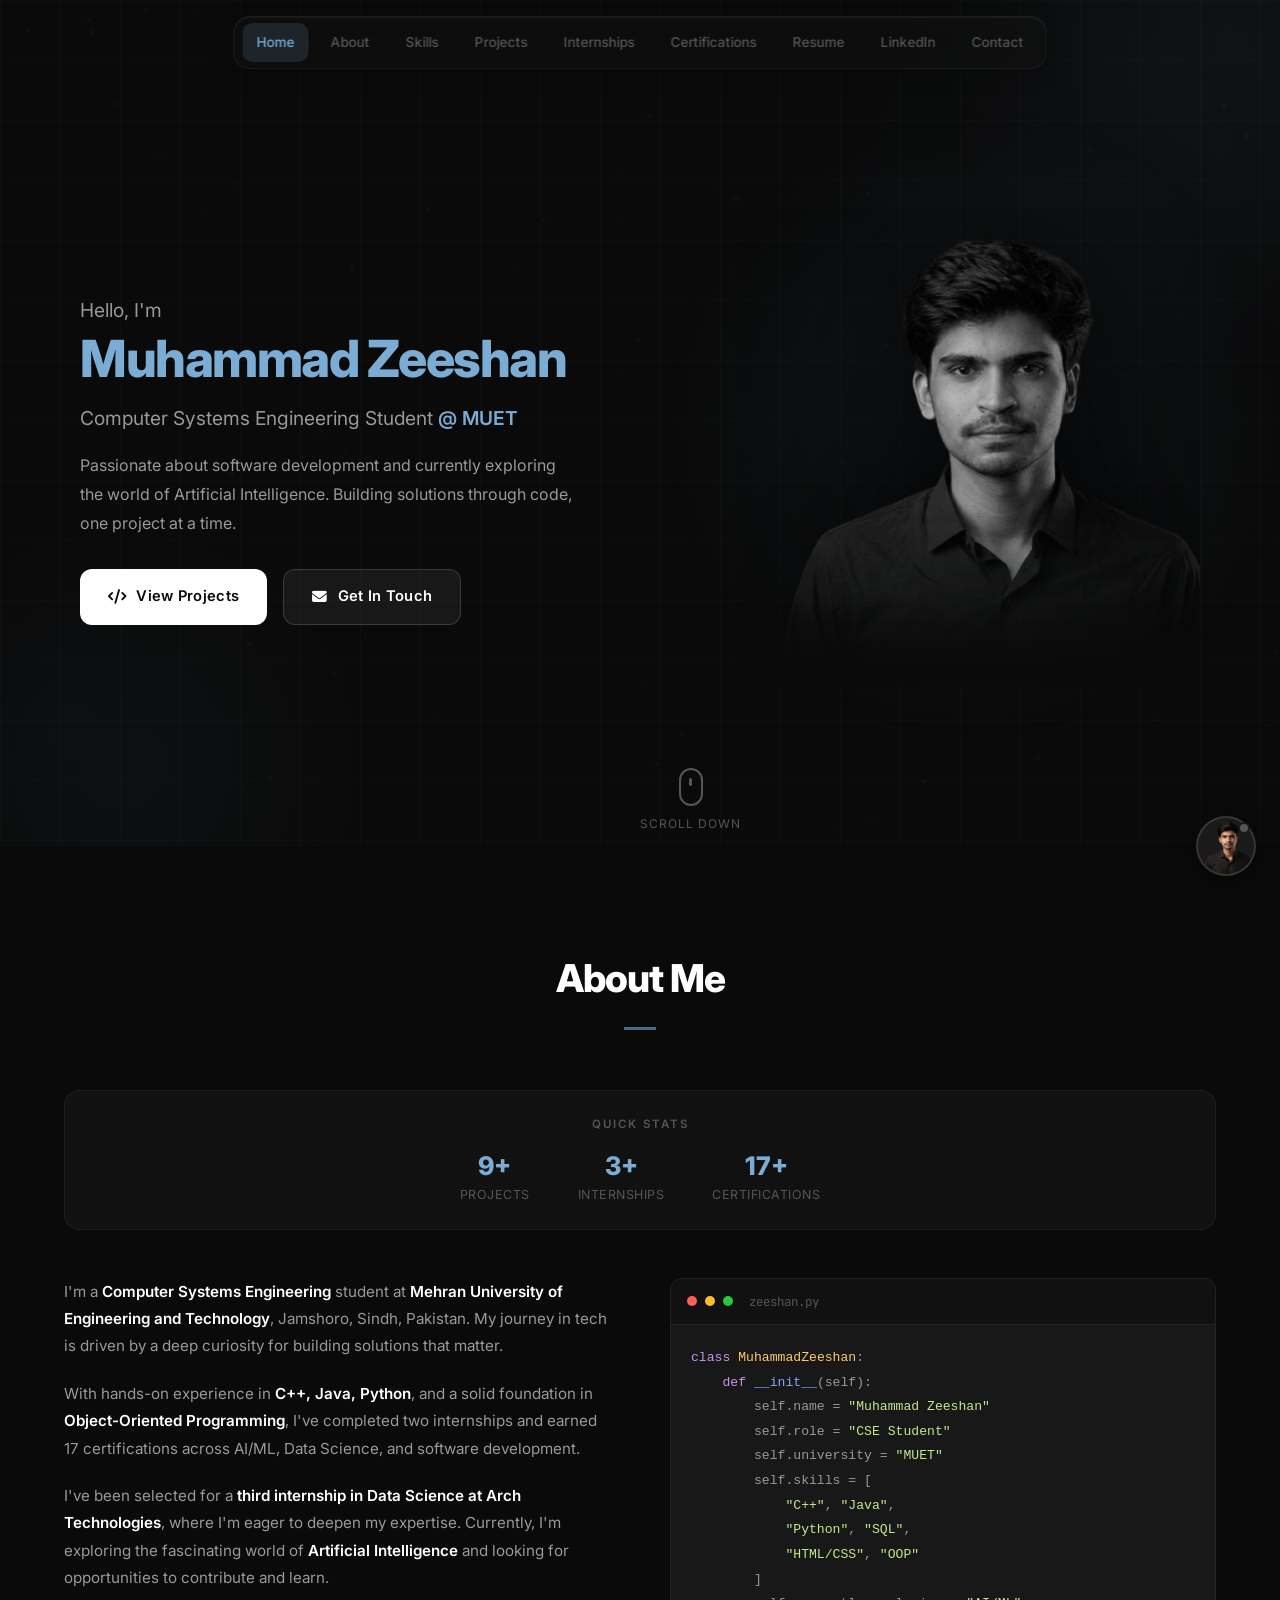
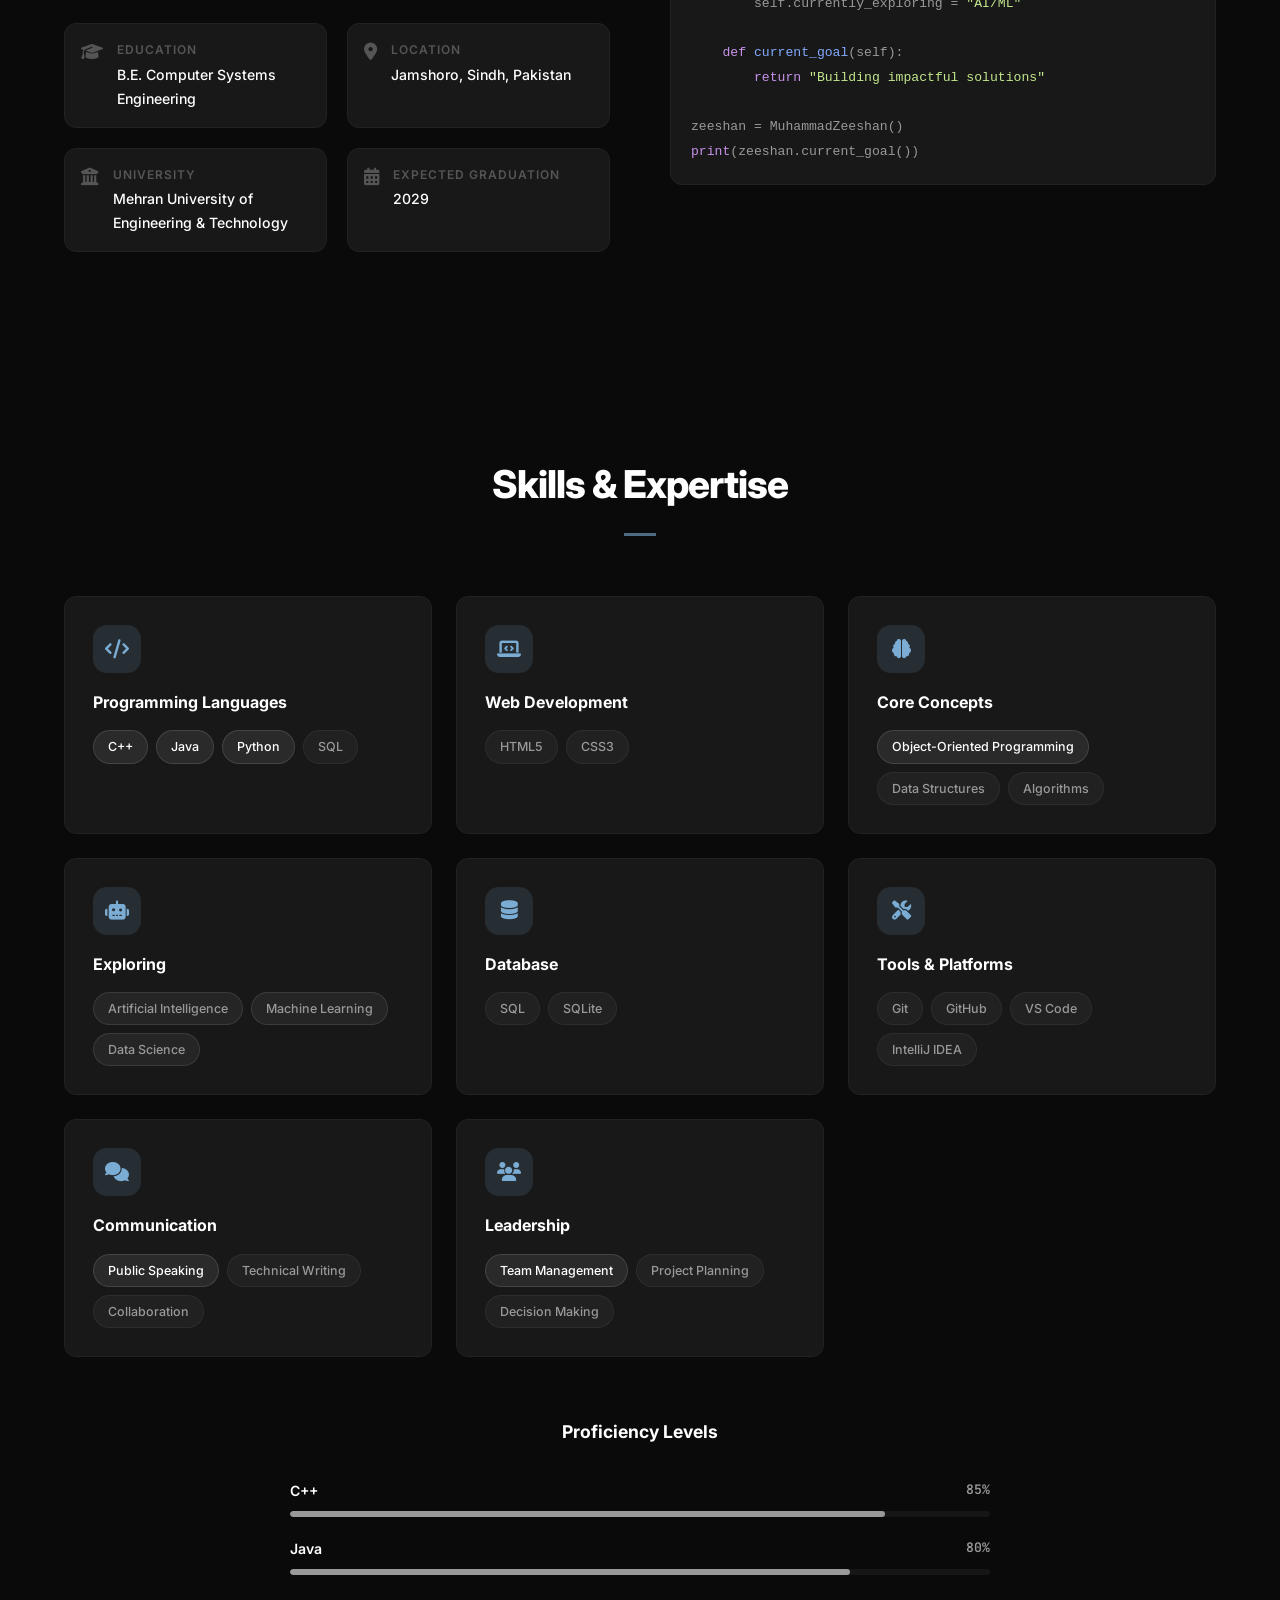
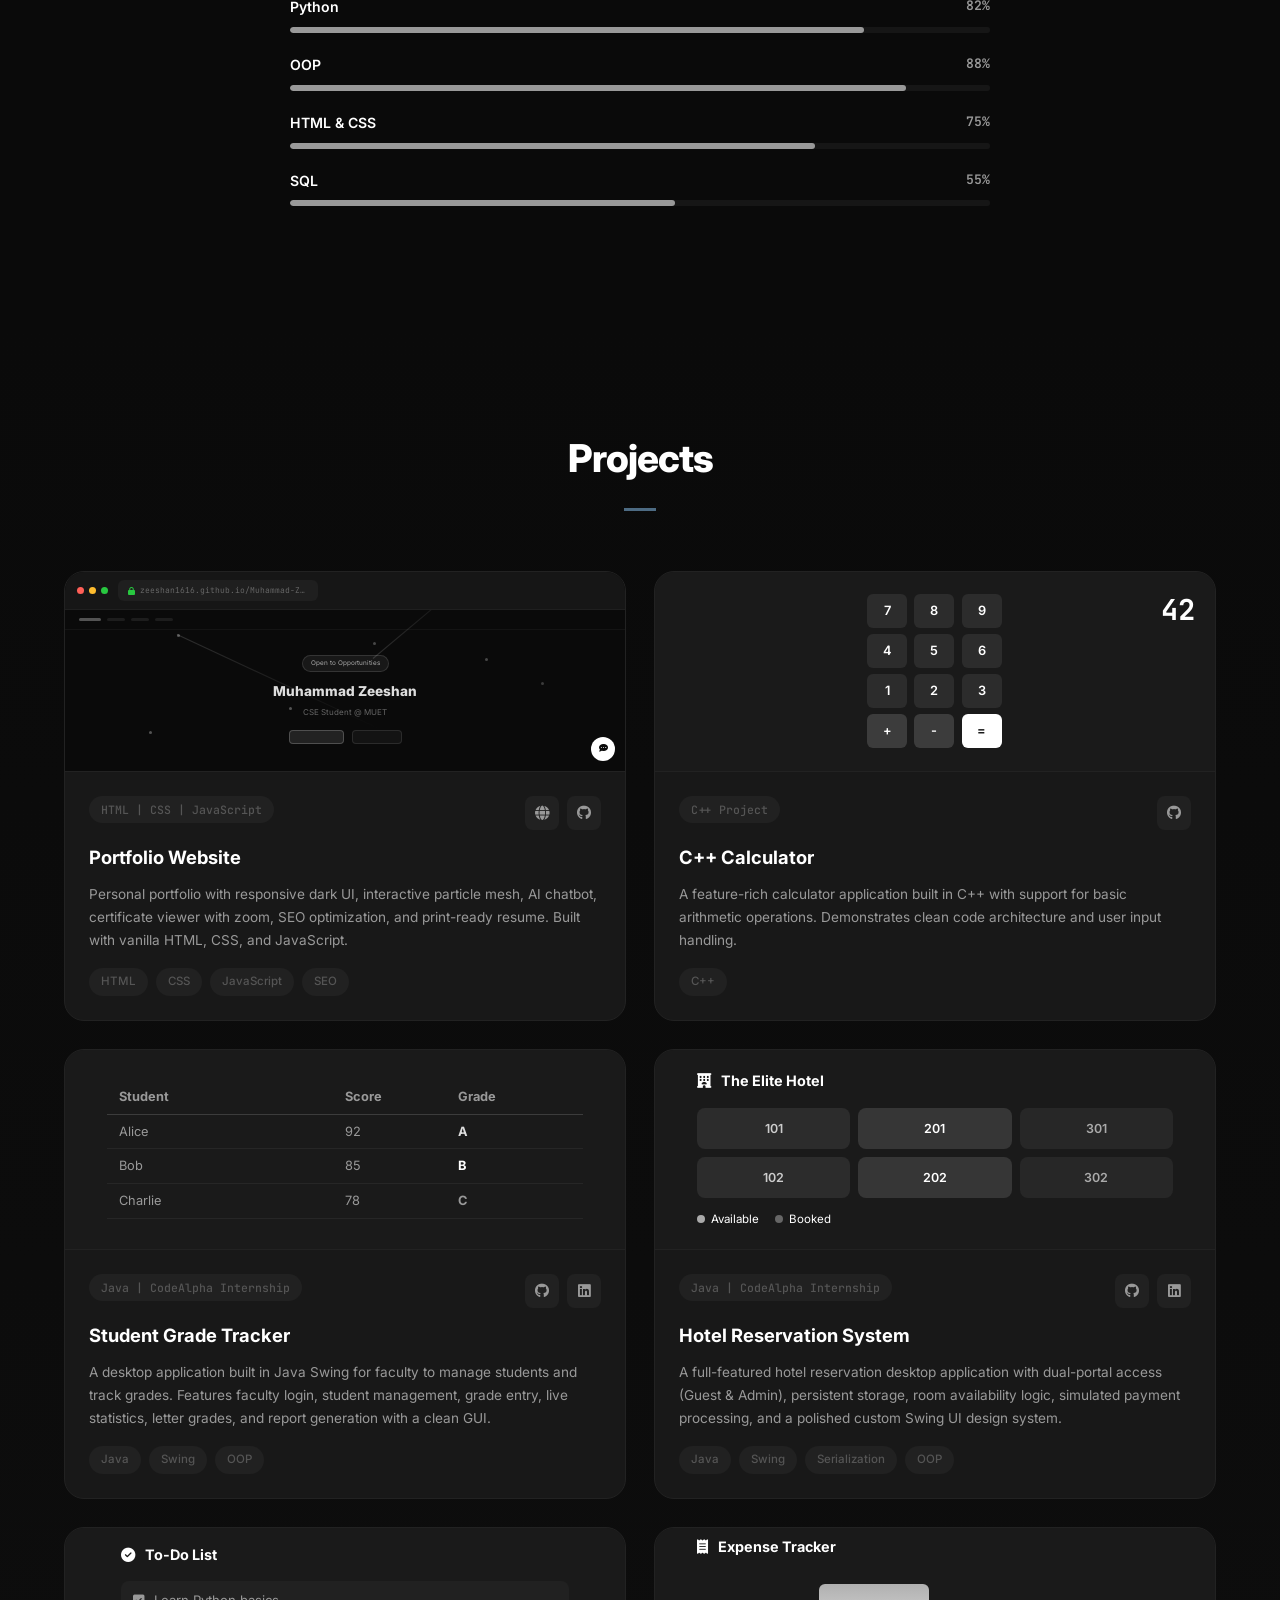
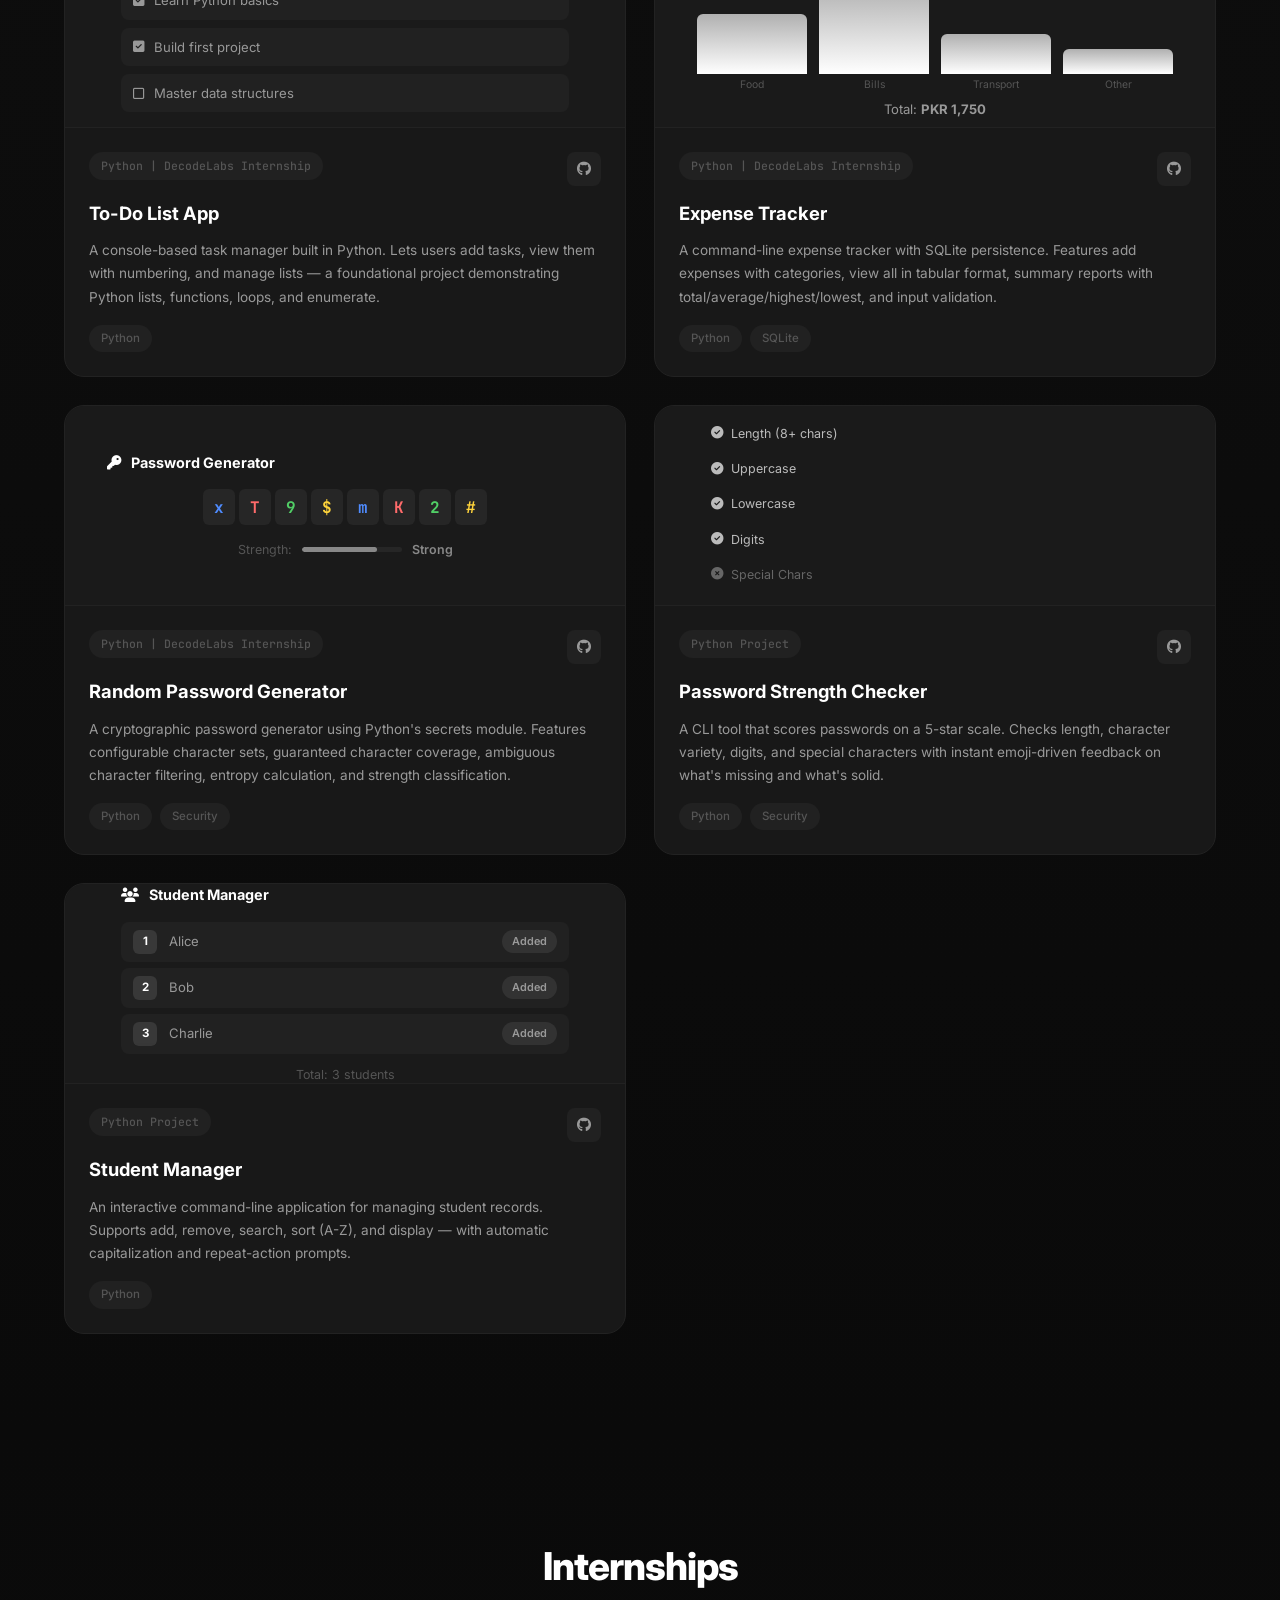
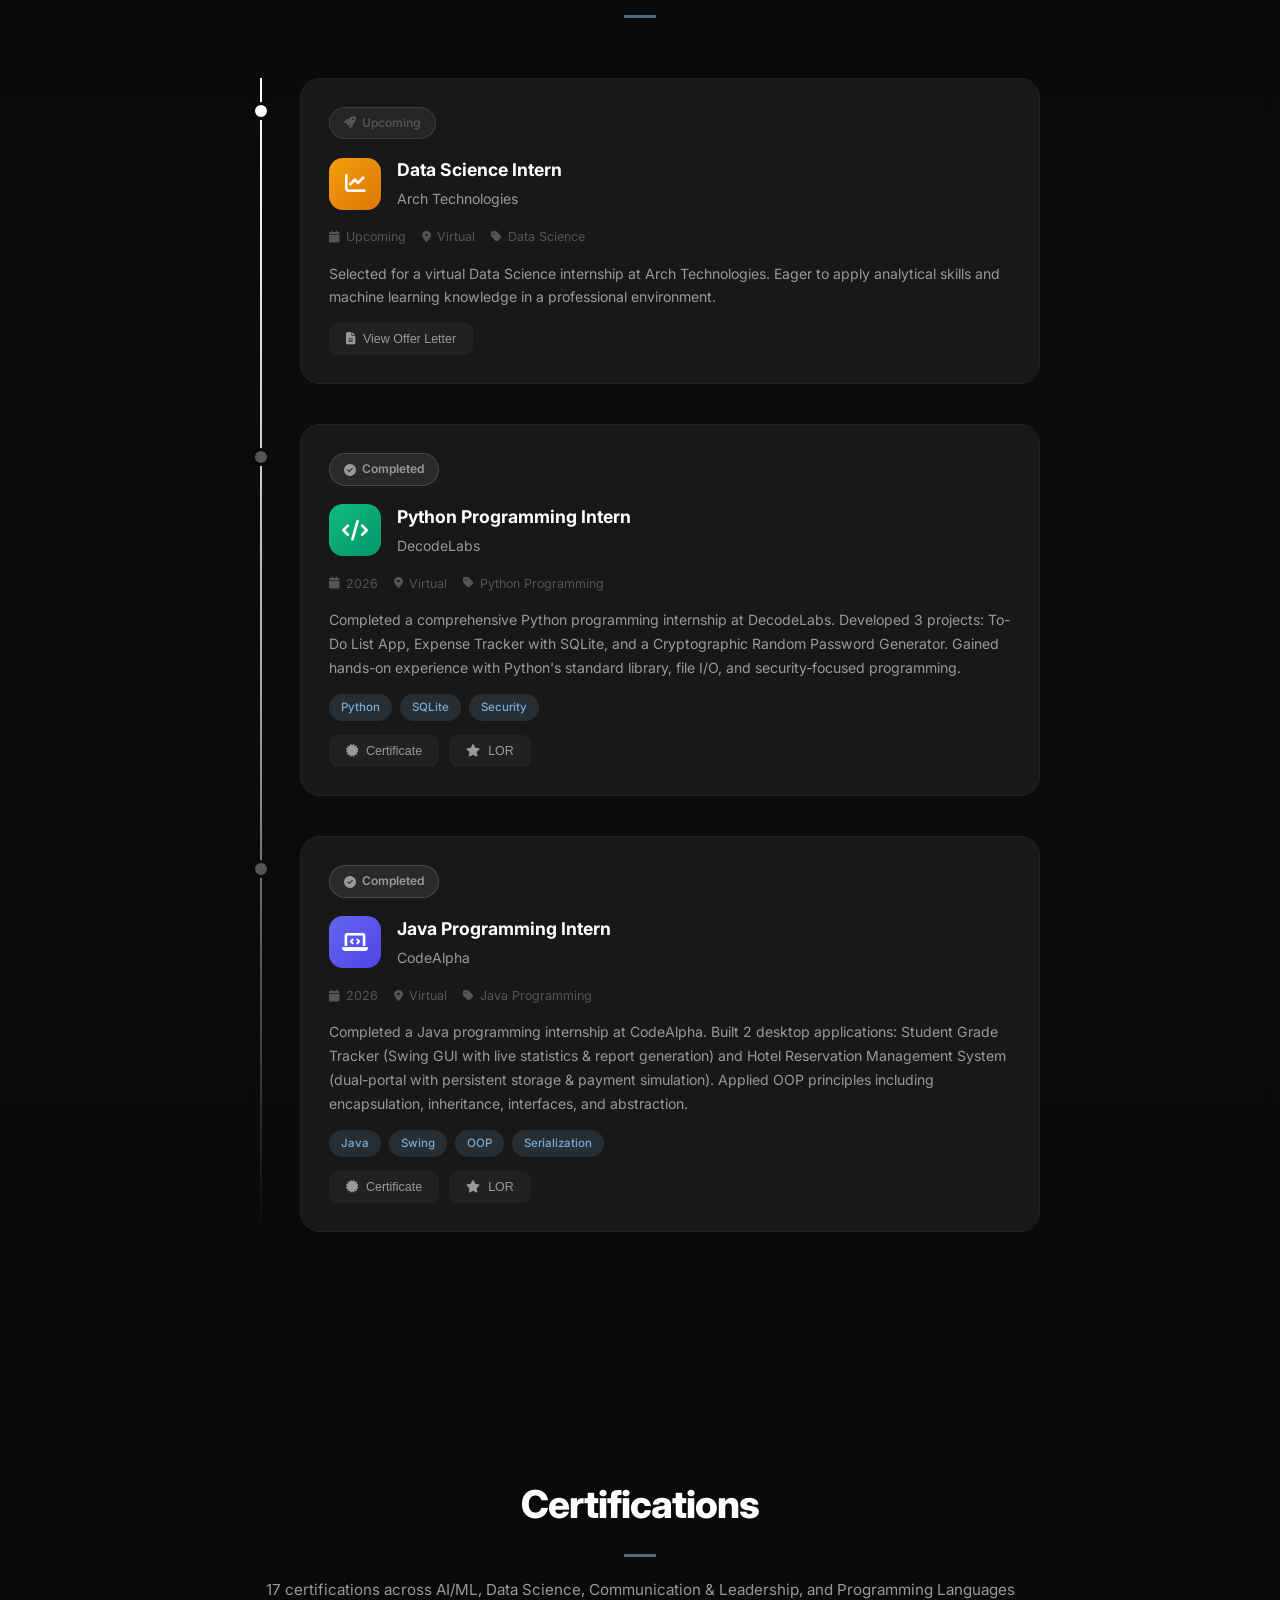
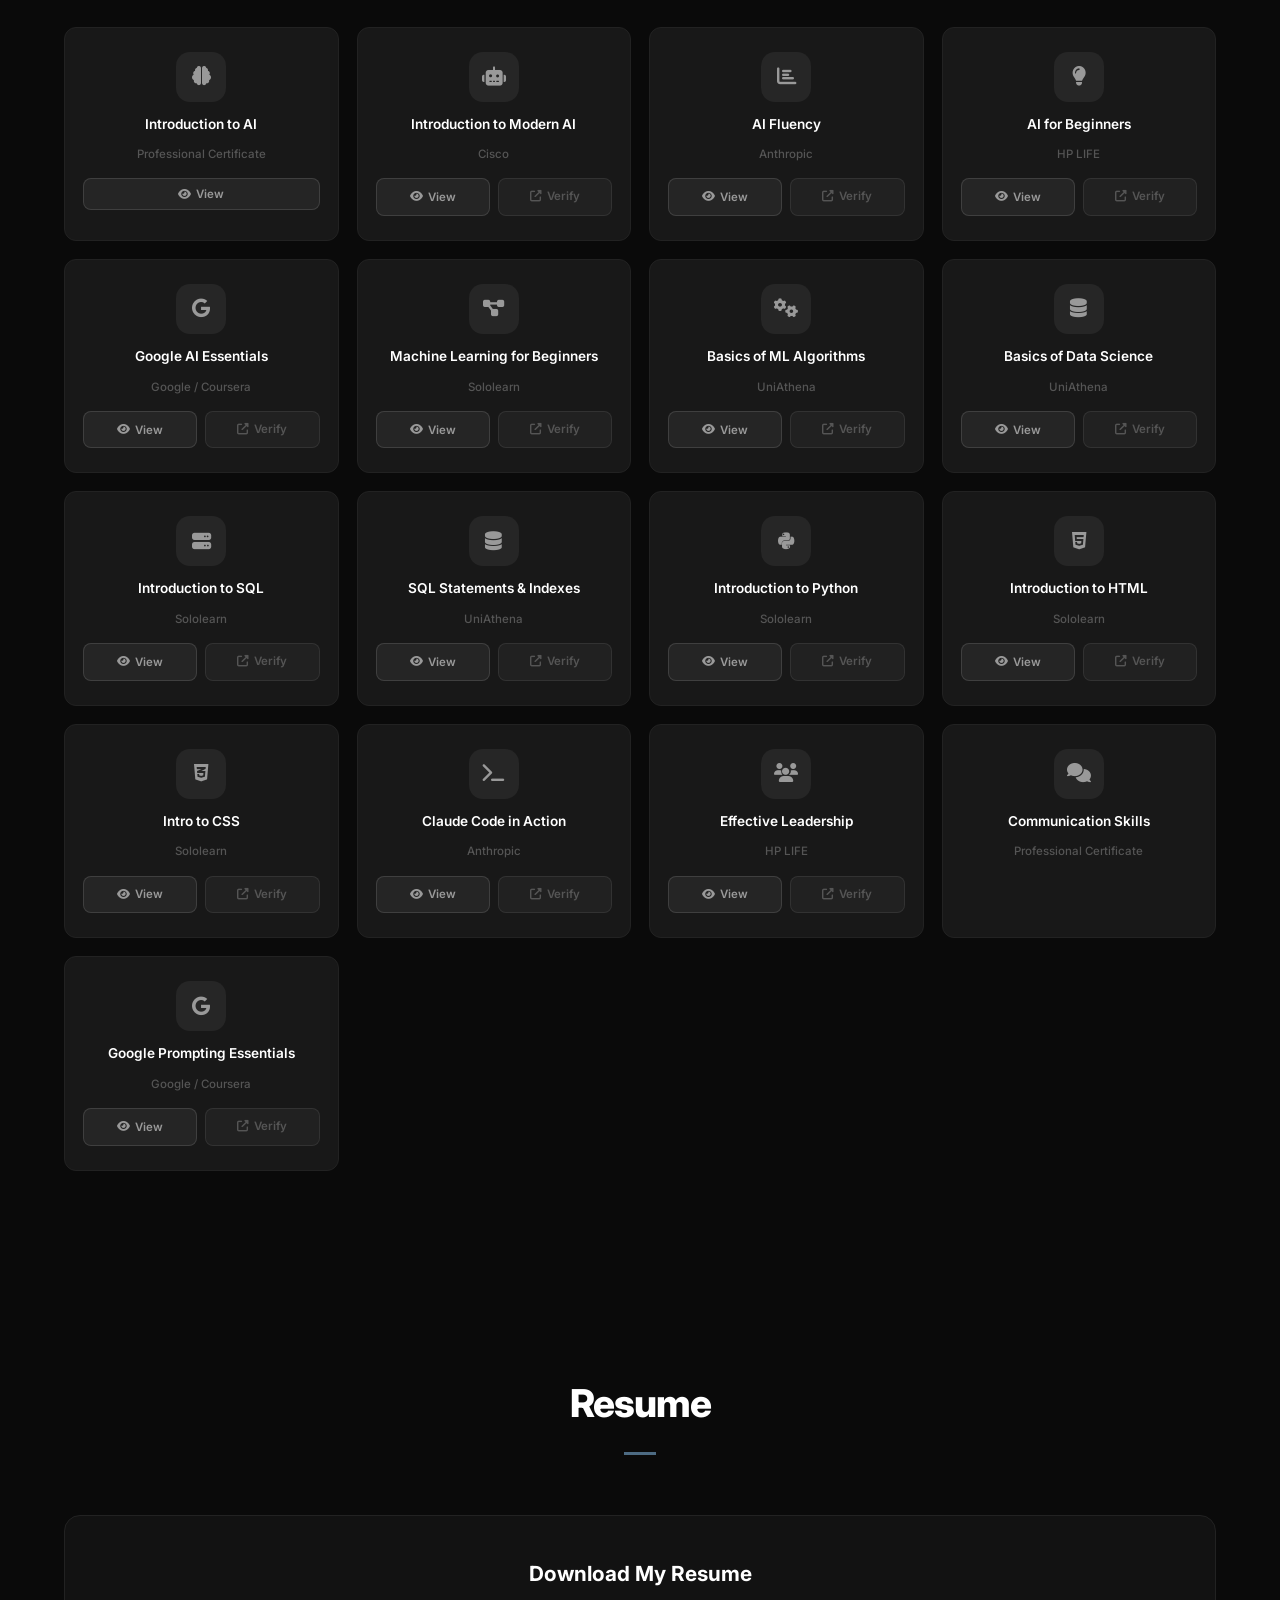
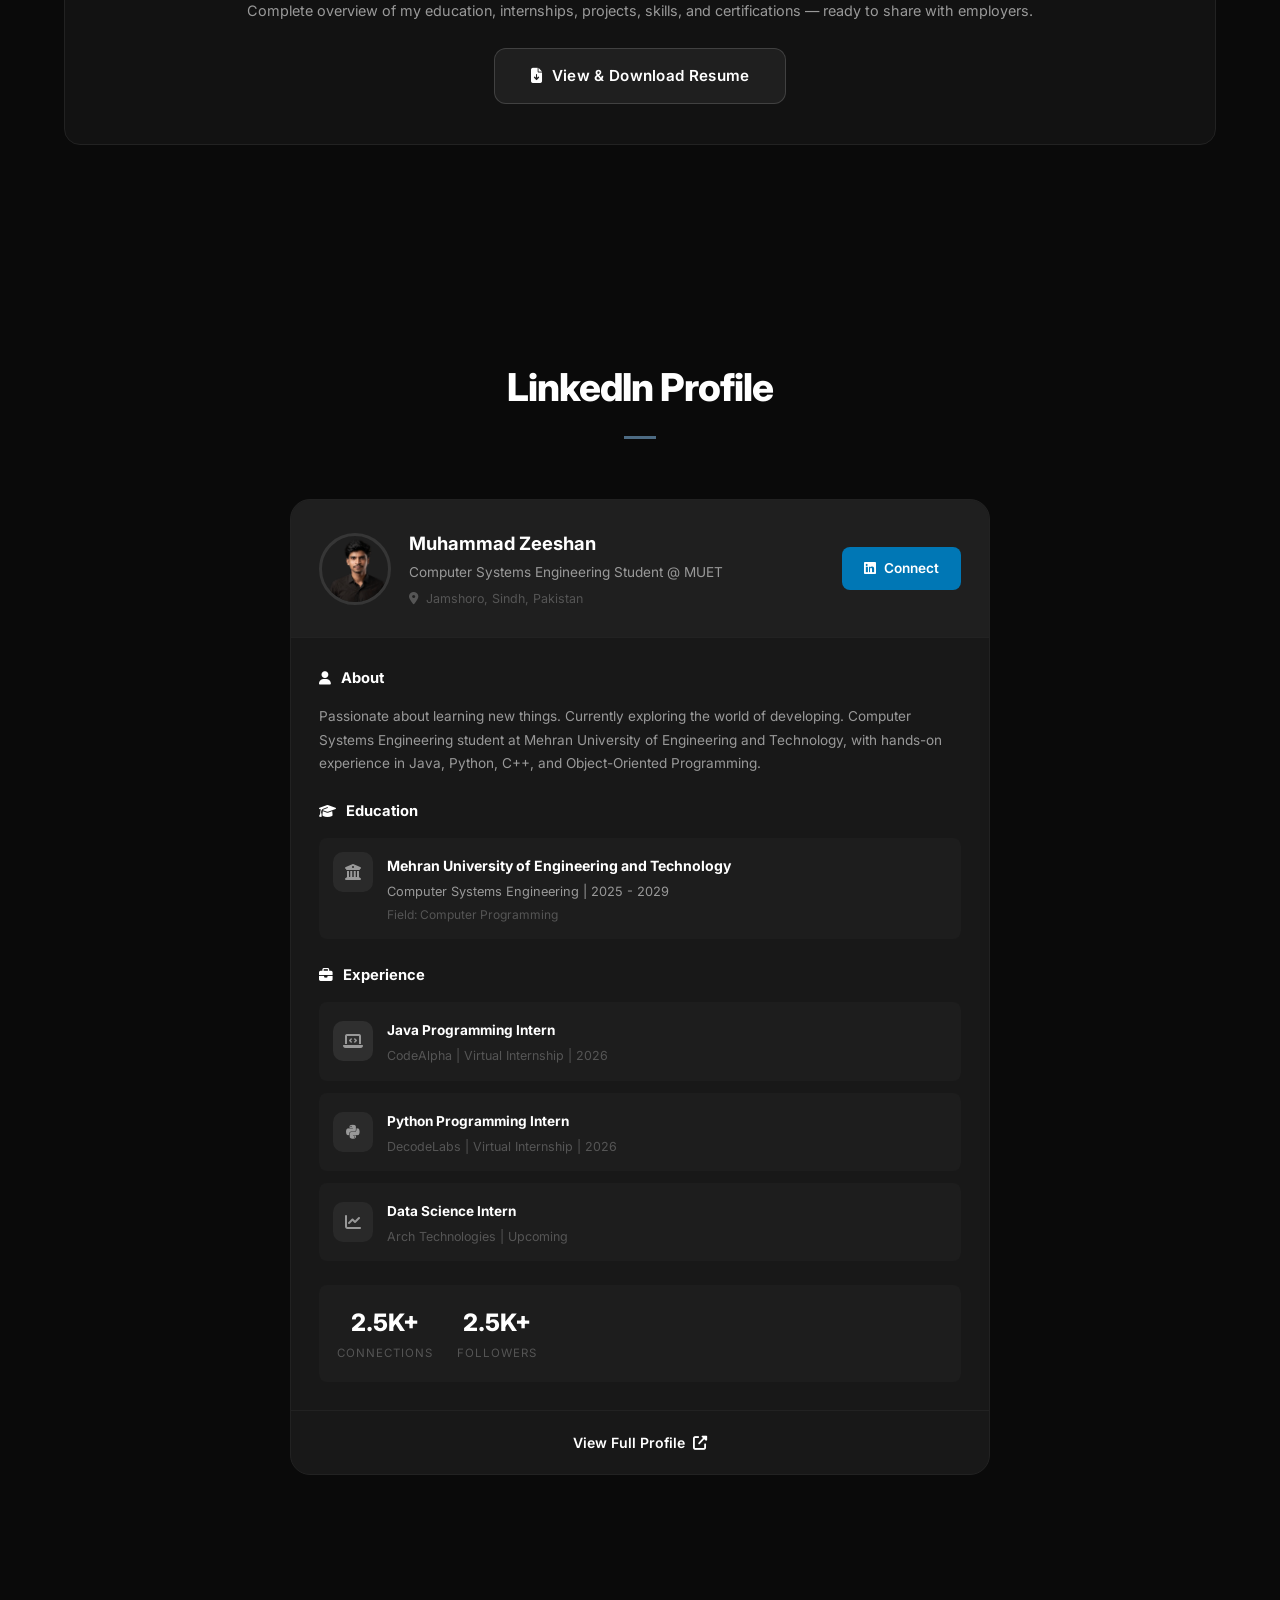
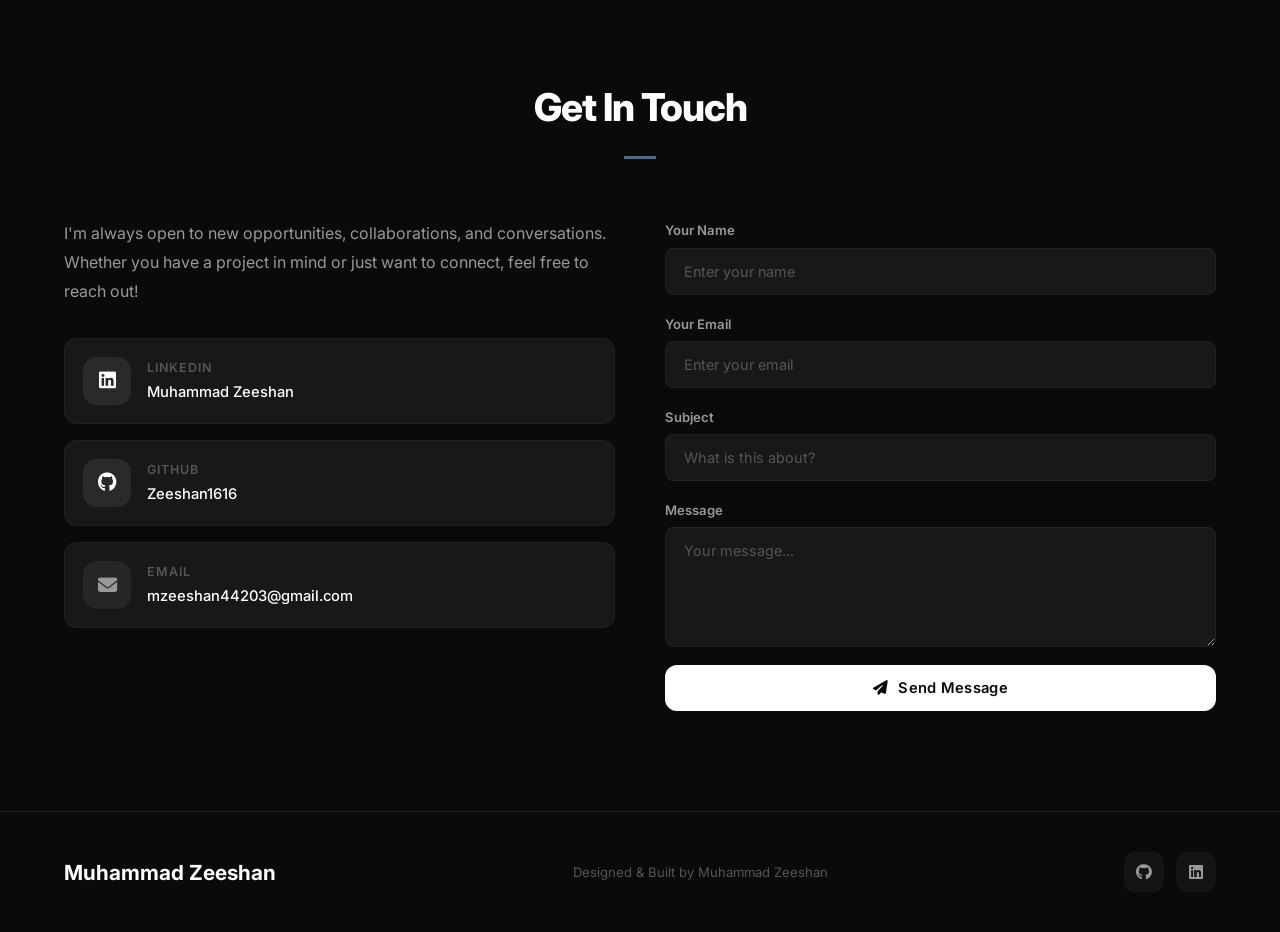
<file: index.html>
<!DOCTYPE html>
<html lang="en">
<head>
    <meta charset="UTF-8">
    <meta name="viewport" content="width=device-width, initial-scale=1.0">

    <!-- Primary SEO Meta Tags -->
    <title>Muhammad Zeeshan — CSE Student & Software Developer | Portfolio | MUET</title>
    <meta name="description" content="Muhammad Zeeshan is a Computer Systems Engineering student at Mehran University (MUET), Pakistan. He specializes in C++, Java, Python, AI/ML, and Data Science with 9+ projects, 3 internships, and 17 certifications. Open to software development and AI opportunities.">
    <meta name="keywords" content="Muhammad Zeeshan, Muhammad Zeeshan portfolio, Muhammad Zeeshan MUET, Muhammad Zeeshan developer, Muhammad Zeeshan CSE, Muhammad Zeeshan software developer, Muhammad Zeeshan AI, Muhammad Zeeshan machine learning, Muhammad Zeeshan Python, Muhammad Zeeshan Java, Muhammad Zeeshan C++, Zeeshan1616, Mehran University developer, Jamshoro developer, Pakistan software developer">
    <meta name="author" content="Muhammad Zeeshan">
    <meta name="robots" content="index, follow, max-snippet:-1, max-image-preview:large, max-video-preview:-1">
    <link rel="canonical" href="https://zeeshan1616.github.io/Muhammad-Zeeshan/">
    <meta name="theme-color" content="#0a0a0a">
    <meta name="msvalidate.01" content="C883A30214F61872814B31724DA3F469">
    <meta name="msapplication-TileColor" content="#0a0a0a">
    <link rel="icon" type="image/svg+xml" href="favicon.svg">

    <!-- Open Graph / Facebook -->
    <meta property="og:type" content="website">
    <meta property="og:url" content="https://zeeshan1616.github.io/Muhammad-Zeeshan/">
    <meta property="og:title" content="Muhammad Zeeshan | CSE Student, Software Developer &amp; AI/ML Portfolio">
    <meta property="og:description" content="Portfolio of Muhammad Zeeshan — CSE student at MUET with 9+ projects, 3 internships, and 17 certifications in AI/ML, Data Science, and Software Development.">
    <meta property="og:image" content="https://zeeshan1616.github.io/Muhammad-Zeeshan/picture.png">
    <meta property="og:image:alt" content="Muhammad Zeeshan — Software Developer Portfolio">
    <meta property="og:site_name" content="Muhammad Zeeshan Portfolio">
    <meta property="og:locale" content="en_US">

    <!-- Twitter Card -->
    <meta name="twitter:card" content="summary_large_image">
    <meta name="twitter:url" content="https://zeeshan1616.github.io/Muhammad-Zeeshan/">
    <meta name="twitter:title" content="Muhammad Zeeshan | CSE Student, Software Developer &amp; AI/ML Portfolio">
    <meta name="twitter:description" content="Portfolio of Muhammad Zeeshan — CSE student at MUET with 9+ projects, 3 internships, and 17 certifications in AI/ML &amp; Data Science.">
    <meta name="twitter:image" content="https://zeeshan1616.github.io/Muhammad-Zeeshan/picture.png">
    <meta name="twitter:image:alt" content="Muhammad Zeeshan — Software Developer Portfolio">

    <!-- JSON-LD Structured Data — Person -->
    <script type="application/ld+json">
    {
        "@context": "https://schema.org",
        "@type": "Person",
        "@id": "https://zeeshan1616.github.io/Muhammad-Zeeshan/#person",
        "name": "Muhammad Zeeshan",
        "alternateName": ["Zeeshan1616", "M. Zeeshan"],
        "url": "https://zeeshan1616.github.io/Muhammad-Zeeshan/",
        "image": "https://zeeshan1616.github.io/Muhammad-Zeeshan/picture.png",
        "description": "Muhammad Zeeshan is a Computer Systems Engineering student at Mehran University of Engineering and Technology (MUET), Jamshoro, Pakistan. He is a software developer proficient in C++, Java, and Python with hands-on experience in AI/ML, Data Science, and OOP. He has completed 3 internships and earned 17 certifications.",
        "jobTitle": "Computer Systems Engineering Student & Software Developer",
        "gender": "Male",
        "birthPlace": {
            "@type": "Place",
            "name": "Pakistan"
        },
        "affiliation": {
            "@type": "CollegeOrUniversity",
            "name": "Mehran University of Engineering and Technology",
            "url": "https://www.muet.edu.pk/",
            "address": {
                "@type": "PostalAddress",
                "addressLocality": "Jamshoro",
                "addressRegion": "Sindh",
                "addressCountry": "PK"
            }
        },
        "address": {
            "@type": "PostalAddress",
            "addressLocality": "Jamshoro",
            "addressRegion": "Sindh",
            "addressCountry": "PK"
        },
        "email": "mzeeshan44203@gmail.com",
        "sameAs": [
            "https://www.linkedin.com/in/muhammad-zeeshan-0235b4385",
            "https://github.com/Zeeshan1616"
        ],
        "knowsAbout": [
            "C++", "Java", "Python", "SQL", "HTML", "CSS",
            "Object-Oriented Programming", "Data Structures", "Algorithms",
            "Artificial Intelligence", "Machine Learning", "Data Science",
            "Software Development", "Web Development", "Problem Solving"
        ],
        "hasCredential": [
            "Google AI Essentials",
            "Introduction to AI",
            "Introduction to Modern AI",
            "AI Fluency",
            "AI for Beginners",
            "Machine Learning for Beginners",
            "Basics of ML Algorithms",
            "Basics of Data Science",
            "Introduction to SQL",
            "SQL Statements and Indexes",
            "Introduction to Python",
            "Introduction to HTML",
            "Introduction to CSS",
            "Claude Code in Action",
            "Effective Leadership",
            "Communication Skills",
            "Google Prompting Essentials"
        ],
        "hasOccupation": {
            "@type": "Occupation",
            "name": "Software Developer",
            "occupationLocation": {
                "@type": "Country",
                "name": "Pakistan"
            },
            "skills": "C++, Java, Python, AI/ML, Data Science"
        },
        "alumniOf": {
            "@type": "CollegeOrUniversity",
            "name": "Mehran University of Engineering and Technology",
            "url": "https://www.muet.edu.pk/"
        },
        "nationality": {
            "@type": "Country",
            "name": "Pakistan"
        },
        "mainEntityOfPage": {
            "@type": "WebPage",
            "@id": "https://zeeshan1616.github.io/Muhammad-Zeeshan/"
        }
    }
    </script>

    <!-- JSON-LD Structured Data — WebSite -->
    <script type="application/ld+json">
    {
        "@context": "https://schema.org",
        "@type": "WebSite",
        "name": "Muhammad Zeeshan — Portfolio",
        "url": "https://zeeshan1616.github.io/Muhammad-Zeeshan/",
        "description": "Personal portfolio of Muhammad Zeeshan, a CSE student and software developer at MUET, Pakistan.",
        "author": {
            "@type": "Person",
            "name": "Muhammad Zeeshan",
            "url": "https://zeeshan1616.github.io/Muhammad-Zeeshan/"
        },
        "potentialAction": {
            "@type": "SearchAction",
            "target": "https://zeeshan1616.github.io/Muhammad-Zeeshan/?q={search_term_string}",
            "query-input": "required name=search_term_string"
        }
    }
    </script>

    <!-- JSON-LD Structured Data — FAQPage (for Gemini AI Overview) -->
    <script type="application/ld+json">
    {
        "@context": "https://schema.org",
        "@type": "FAQPage",
        "mainEntity": [
            {
                "@type": "Question",
                "name": "Who is Muhammad Zeeshan?",
                "acceptedAnswer": {
                    "@type": "Answer",
                    "text": "Muhammad Zeeshan is a Computer Systems Engineering student at Mehran University of Engineering and Technology (MUET), Jamshoro, Pakistan. He is a software developer proficient in C++, Java, and Python with experience in AI/ML and Data Science. He has completed 3 internships and earned 17 certifications in various tech domains."
                }
            },
            {
                "@type": "Question",
                "name": "What skills does Muhammad Zeeshan have?",
                "acceptedAnswer": {
                    "@type": "Answer",
                    "text": "Muhammad Zeeshan is skilled in C++, Java, Python, SQL, HTML, CSS, Object-Oriented Programming, Data Structures, Algorithms, Artificial Intelligence, Machine Learning, and Data Science."
                }
            },
            {
                "@type": "Question",
                "name": "Where does Muhammad Zeeshan study?",
                "acceptedAnswer": {
                    "@type": "Answer",
                    "text": "Muhammad Zeeshan is pursuing a Bachelor's degree in Computer Systems Engineering at Mehran University of Engineering and Technology (MUET), Jamshoro, Sindh, Pakistan. He is expected to graduate in 2029."
                }
            },
            {
                "@type": "Question",
                "name": "What internships has Muhammad Zeeshan completed?",
                "acceptedAnswer": {
                    "@type": "Answer",
                    "text": "Muhammad Zeeshan has completed 2 internships: a Python Programming Intern at DecodeLabs and a Java Programming Intern at CodeAlpha. He has also been selected for an upcoming Data Science Internship at Arch Technologies. These internships gave him hands-on experience in data analysis, Python development, and Java application development."
                }
            },
            {
                "@type": "Question",
                "name": "What certifications does Muhammad Zeeshan have?",
                "acceptedAnswer": {
                    "@type": "Answer",
                    "text": "Muhammad Zeeshan holds 17 certifications including Google AI Essentials, Introduction to AI, Introduction to Modern AI, Machine Learning for Beginners, Basics of Data Science, Introduction to SQL, Introduction to Python, and more from platforms like Google, IBM, and Meta."
                }
            },
            {
                "@type": "Question",
                "name": "What projects has Muhammad Zeeshan built?",
                "acceptedAnswer": {
                    "@type": "Answer",
                    "text": "Muhammad Zeeshan has built 9+ projects including a Portfolio Website, C++ Calculator, Student Grade Tracker, Hotel Reservation System, To-Do List App, Expense Tracker, Random Password Generator, Password Strength Checker, and Student Manager."
                }
            }
        ]
    }
    </script>

    <!-- Fonts & Icons -->
    <link rel="preconnect" href="https://fonts.googleapis.com">
    <link rel="preconnect" href="https://fonts.gstatic.com" crossorigin>
    <link href="https://fonts.googleapis.com/css2?family=Inter:wght@300;400;500;600;700;800&family=JetBrains+Mono:wght@400;500;600&display=swap" rel="stylesheet">
    <link rel="stylesheet" href="https://cdnjs.cloudflare.com/ajax/libs/font-awesome/6.5.1/css/all.min.css">
    <link rel="stylesheet" href="style.css">
    <link rel="stylesheet" href="chatbot.css">
</head>
<body>
    <!-- Intro Screen -->
    <div class="intro-screen" id="introScreen">
        <div class="intro-name" id="introName"></div>
    </div>
    <noscript>
        <style>
            #introScreen { display: none !important; }
            body.loading { overflow: auto !important; }
            body.loading > *:not(.intro-screen) { opacity: 1 !important; }
            .animate-on-scroll { opacity: 1 !important; transform: none !important; }
        </style>
    </noscript>

    <nav class="navbar" id="navbar" role="navigation" aria-label="Main navigation">
        <div class="nav-container">
            <div class="nav-links">
                <a href="#home" class="nav-link active">Home</a>
                <a href="#about" class="nav-link">About</a>
                <a href="#skills" class="nav-link">Skills</a>
                <a href="#projects" class="nav-link">Projects</a>
                <a href="#internships" class="nav-link">Internships</a>
                <a href="#certifications" class="nav-link">Certifications</a>
                <a href="#resume" class="nav-link">Resume</a>
                <a href="#linkedin" class="nav-link">LinkedIn</a>
                <a href="#contact" class="nav-link">Contact</a>
            </div>
            <button class="nav-toggle" id="navToggle" aria-label="Toggle navigation">
                <span></span><span></span><span></span>
            </button>
        </div>
    </nav>

    <main id="main-content">
    <section class="hero" id="home">
        <div class="hero-bg-effects">
            <div class="gradient-orb orb-1"></div>
            <div class="gradient-orb orb-2"></div>
            <div class="gradient-orb orb-3"></div>
            <div class="grid-overlay"></div>
        </div>
        <canvas id="particleCanvas"></canvas>
        <div class="hero-container">
            <div class="hero-content">
                <h1 class="hero-title animate-on-scroll">
                    <span class="greeting">Hello, I'm</span>
                    <span class="name">Muhammad Zeeshan</span>
                </h1>
                <p class="hero-subtitle animate-on-scroll">
                    Computer Systems Engineering Student <span class="highlight">@ MUET</span>
                </p>
                <p class="hero-description animate-on-scroll">
                    Passionate about software development and currently exploring the world of Artificial Intelligence. 
                    Building solutions through code, one project at a time.
                </p>
                <div class="hero-buttons animate-on-scroll">
                    <a href="#projects" class="btn btn-primary">
                        <i class="fas fa-code"></i>
                        View Projects
                    </a>
                    <a href="#contact" class="btn btn-secondary">
                        <i class="fas fa-envelope"></i>
                        Get In Touch
                    </a>
                </div>
            </div>
            <div class="hero-image-wrapper animate-on-scroll">
                <div class="image-glow"></div>
                <div class="hero-image-container">
                    <img src="picture.png?v=4" alt="Muhammad Zeeshan — CSE Student and Software Developer at MUET" class="hero-image">
                </div>
            </div>
        </div>
        <div class="scroll-indicator animate-on-scroll">
            <div class="mouse">
                <div class="wheel"></div>
            </div>
            <span>Scroll Down</span>
        </div>
    </section>

    <section class="section about" id="about">
        <div class="container">
            <div class="section-header animate-on-scroll">
                <h2 class="section-title">About Me</h2>
                <div class="section-line"></div>
            </div>
            <div class="about-stats animate-on-scroll">
                <span class="about-stats-label">Quick Stats</span>
                <div class="about-stats-items">
                    <div class="about-stat-item">
                        <span class="about-stat-number">9+</span>
                        <span class="about-stat-label">Projects</span>
                    </div>
                    <div class="about-stat-item">
                        <span class="about-stat-number">3+</span>
                        <span class="about-stat-label">Internships</span>
                    </div>
                    <div class="about-stat-item">
                        <span class="about-stat-number">17+</span>
                        <span class="about-stat-label">Certifications</span>
                    </div>
                </div>
            </div>
            <div class="about-grid">
                <div class="about-content animate-on-scroll">
                    <p class="about-text">
                        I'm a <strong>Computer Systems Engineering</strong> student at 
                        <strong>Mehran University of Engineering and Technology</strong>, Jamshoro, Sindh, Pakistan. 
                        My journey in tech is driven by a deep curiosity for building solutions that matter.
                    </p>
                    <p class="about-text">
                        With hands-on experience in <strong>C++, Java, Python</strong>, and a solid foundation in 
                        <strong>Object-Oriented Programming</strong>, I've completed two internships and earned 17 certifications 
                        across AI/ML, Data Science, and software development.
                    </p>
                    <p class="about-text">
                        I've been selected for a <strong>third internship in Data Science at Arch Technologies</strong>, 
                        where I'm eager to deepen my expertise. Currently, I'm exploring the fascinating world of 
                        <strong>Artificial Intelligence</strong> and looking for opportunities to contribute and learn.
                    </p>
                    <div class="about-details">
                        <div class="detail-item">
                            <i class="fas fa-graduation-cap"></i>
                            <div>
                                <span class="detail-label">Education</span>
                                <span class="detail-value">B.E. Computer Systems Engineering</span>
                            </div>
                        </div>
                        <div class="detail-item">
                            <i class="fas fa-map-marker-alt"></i>
                            <div>
                                <span class="detail-label">Location</span>
                                <span class="detail-value">Jamshoro, Sindh, Pakistan</span>
                            </div>
                        </div>
                        <div class="detail-item">
                            <i class="fas fa-university"></i>
                            <div>
                                <span class="detail-label">University</span>
                                <span class="detail-value">Mehran University of Engineering & Technology</span>
                            </div>
                        </div>
                        <div class="detail-item">
                            <i class="fas fa-calendar-alt"></i>
                            <div>
                                <span class="detail-label">Expected Graduation</span>
                                <span class="detail-value">2029</span>
                            </div>
                        </div>
                    </div>
                </div>
                <div class="about-visual animate-on-scroll">
                    <div class="code-block">
                        <div class="code-header">
                            <span class="code-dot red"></span>
                            <span class="code-dot yellow"></span>
                            <span class="code-dot green"></span>
                            <span class="code-filename">zeeshan.py</span>
                        </div>
                        <pre class="code-content"><code><span class="code-keyword">class</span> <span class="code-class">MuhammadZeeshan</span>:
    <span class="code-keyword">def</span> <span class="code-func">__init__</span>(self):
        self.name = <span class="code-string">"Muhammad Zeeshan"</span>
        self.role = <span class="code-string">"CSE Student"</span>
        self.university = <span class="code-string">"MUET"</span>
        self.skills = [
            <span class="code-string">"C++"</span>, <span class="code-string">"Java"</span>,
            <span class="code-string">"Python"</span>, <span class="code-string">"SQL"</span>,
            <span class="code-string">"HTML/CSS"</span>, <span class="code-string">"OOP"</span>
        ]
        self.currently_exploring = <span class="code-string">"AI/ML"</span>

    <span class="code-keyword">def</span> <span class="code-func">current_goal</span>(self):
        <span class="code-keyword">return</span> <span class="code-string">"Building impactful solutions"</span>

zeeshan = MuhammadZeeshan()
<span class="code-keyword">print</span>(zeeshan.current_goal())</code></pre>
                    </div>
                </div>
            </div>
        </div>
    </section>

    <section class="section skills" id="skills">
        <div class="container">
            <div class="section-header animate-on-scroll">
                <h2 class="section-title">Skills & Expertise</h2>
                <div class="section-line"></div>
            </div>
            <div class="skills-grid">
                <div class="skill-category animate-on-scroll">
                    <div class="skill-icon">
                        <i class="fas fa-code"></i>
                    </div>
                    <h3 class="skill-category-title">Programming Languages</h3>
                    <div class="skill-tags">
                        <span class="skill-tag primary">C++</span>
                        <span class="skill-tag primary">Java</span>
                        <span class="skill-tag primary">Python</span>
                        <span class="skill-tag">SQL</span>
                    </div>
                </div>
                <div class="skill-category animate-on-scroll">
                    <div class="skill-icon">
                        <i class="fas fa-laptop-code"></i>
                    </div>
                    <h3 class="skill-category-title">Web Development</h3>
                    <div class="skill-tags">
                        <span class="skill-tag">HTML5</span>
                        <span class="skill-tag">CSS3</span>
                    </div>
                </div>
                <div class="skill-category animate-on-scroll">
                    <div class="skill-icon">
                        <i class="fas fa-brain"></i>
                    </div>
                    <h3 class="skill-category-title">Core Concepts</h3>
                    <div class="skill-tags">
                        <span class="skill-tag primary">Object-Oriented Programming</span>
                        <span class="skill-tag">Data Structures</span>
                        <span class="skill-tag">Algorithms</span>
                    </div>
                </div>
                <div class="skill-category animate-on-scroll">
                    <div class="skill-icon">
                        <i class="fas fa-robot"></i>
                    </div>
                    <h3 class="skill-category-title">Exploring</h3>
                    <div class="skill-tags">
                        <span class="skill-tag highlight">Artificial Intelligence</span>
                        <span class="skill-tag highlight">Machine Learning</span>
                        <span class="skill-tag highlight">Data Science</span>
                    </div>
                </div>
                <div class="skill-category animate-on-scroll">
                    <div class="skill-icon">
                        <i class="fas fa-database"></i>
                    </div>
                    <h3 class="skill-category-title">Database</h3>
                    <div class="skill-tags">
                        <span class="skill-tag">SQL</span>
                        <span class="skill-tag">SQLite</span>
                    </div>
                </div>
                <div class="skill-category animate-on-scroll">
                    <div class="skill-icon">
                        <i class="fas fa-tools"></i>
                    </div>
                    <h3 class="skill-category-title">Tools & Platforms</h3>
                    <div class="skill-tags">
                        <span class="skill-tag">Git</span>
                        <span class="skill-tag">GitHub</span>
                        <span class="skill-tag">VS Code</span>
                        <span class="skill-tag">IntelliJ IDEA</span>
                    </div>
                </div>
                <div class="skill-category animate-on-scroll">
                    <div class="skill-icon">
                        <i class="fas fa-comments"></i>
                    </div>
                    <h3 class="skill-category-title">Communication</h3>
                    <div class="skill-tags">
                        <span class="skill-tag primary">Public Speaking</span>
                        <span class="skill-tag">Technical Writing</span>
                        <span class="skill-tag">Collaboration</span>
                    </div>
                </div>
                <div class="skill-category animate-on-scroll">
                    <div class="skill-icon">
                        <i class="fas fa-users"></i>
                    </div>
                    <h3 class="skill-category-title">Leadership</h3>
                    <div class="skill-tags">
                        <span class="skill-tag primary">Team Management</span>
                        <span class="skill-tag">Project Planning</span>
                        <span class="skill-tag">Decision Making</span>
                    </div>
                </div>
            </div>
            <div class="skill-bars animate-on-scroll">
                <h3 class="bars-title">Proficiency Levels</h3>
                <div class="skill-bar">
                    <div class="skill-bar-info">
                        <span class="skill-bar-name">C++</span>
                        <span class="skill-bar-percent">85%</span>
                    </div>
                    <div class="skill-bar-track">
                        <div class="skill-bar-fill" data-width="85">
                            <span class="skill-bar-glow"></span>
                        </div>
                    </div>
                </div>
                <div class="skill-bar">
                    <div class="skill-bar-info">
                        <span class="skill-bar-name">Java</span>
                        <span class="skill-bar-percent">80%</span>
                    </div>
                    <div class="skill-bar-track">
                        <div class="skill-bar-fill" data-width="80">
                            <span class="skill-bar-glow"></span>
                        </div>
                    </div>
                </div>
                <div class="skill-bar">
                    <div class="skill-bar-info">
                        <span class="skill-bar-name">Python</span>
                        <span class="skill-bar-percent">82%</span>
                    </div>
                    <div class="skill-bar-track">
                        <div class="skill-bar-fill" data-width="82">
                            <span class="skill-bar-glow"></span>
                        </div>
                    </div>
                </div>
                <div class="skill-bar">
                    <div class="skill-bar-info">
                        <span class="skill-bar-name">OOP</span>
                        <span class="skill-bar-percent">88%</span>
                    </div>
                    <div class="skill-bar-track">
                        <div class="skill-bar-fill" data-width="88">
                            <span class="skill-bar-glow"></span>
                        </div>
                    </div>
                </div>
                <div class="skill-bar">
                    <div class="skill-bar-info">
                        <span class="skill-bar-name">HTML & CSS</span>
                        <span class="skill-bar-percent">75%</span>
                    </div>
                    <div class="skill-bar-track">
                        <div class="skill-bar-fill" data-width="75">
                            <span class="skill-bar-glow"></span>
                        </div>
                    </div>
                </div>
                <div class="skill-bar">
                    <div class="skill-bar-info">
                        <span class="skill-bar-name">SQL</span>
                        <span class="skill-bar-percent">55%</span>
                    </div>
                    <div class="skill-bar-track">
                        <div class="skill-bar-fill" data-width="55">
                            <span class="skill-bar-glow"></span>
                        </div>
                    </div>
                </div>
            </div>
        </div>
    </section>

    <section class="section projects" id="projects">
        <div class="container">
            <div class="section-header animate-on-scroll">
                <h2 class="section-title">Projects</h2>
                <div class="section-line"></div>
            </div>
            <div class="projects-grid">

                <div class="project-card animate-on-scroll">
                    <div class="project-visual visual-portfolio">
                        <div class="portfolio-ui">
                            <div class="portfolio-browser-bar">
                                <div class="portfolio-dots">
                                    <span class="dot red"></span>
                                    <span class="dot yellow"></span>
                                    <span class="dot green"></span>
                                </div>
                                <div class="portfolio-url-bar">
                                    <i class="fas fa-lock"></i>
                                    <span>zeeshan1616.github.io/Muhammad-Zeeshan</span>
                                </div>
                            </div>
                            <div class="portfolio-screen">
                                <div class="portfolio-mini-nav">
                                    <div class="mini-nav-links">
                                        <span class="active"></span><span></span><span></span><span></span>
                                    </div>
                                </div>
                                <div class="portfolio-mini-hero">
                                    <div class="mini-badge">Open to Opportunities</div>
                                    <div class="mini-name">Muhammad Zeeshan</div>
                                    <div class="mini-subtitle">CSE Student @ MUET</div>
                                    <div class="mini-buttons">
                                        <span class="mini-btn primary"></span>
                                        <span class="mini-btn secondary"></span>
                                    </div>
                                </div>
                                <div class="portfolio-mini-particles">
                                    <span class="p-dot" style="top:15%;left:20%"></span>
                                    <span class="p-dot" style="top:30%;left:75%"></span>
                                    <span class="p-dot" style="top:60%;left:40%"></span>
                                    <span class="p-dot" style="top:45%;left:85%"></span>
                                    <span class="p-dot" style="top:75%;left:15%"></span>
                                    <span class="p-dot" style="top:20%;left:55%"></span>
                                    <span class="p-line" style="top:15%;left:20%;width:40%;transform:rotate(25deg)"></span>
                                    <span class="p-line" style="top:30%;left:55%;width:25%;transform:rotate(-40deg)"></span>
                                </div>
                                <div class="portfolio-mini-chatbot">
                                    <i class="fas fa-comment-dots"></i>
                                </div>
                            </div>
                        </div>
                    </div>
                    <div class="project-content">
                        <div class="project-header">
                            <span class="project-type">HTML | CSS | JavaScript</span>
                            <div class="project-links">
                                <a href="https://zeeshan1616.github.io/Muhammad-Zeeshan/" target="_blank" class="project-link" title="Live Demo">
                                    <i class="fas fa-globe"></i>
                                </a>
                                <a href="https://github.com/Zeeshan1616/Muhammad-Zeeshan" target="_blank" class="project-link" title="GitHub">
                                    <i class="fab fa-github"></i>
                                </a>
                            </div>
                        </div>
                        <h3 class="project-title">Portfolio Website</h3>
                        <p class="project-description">
                            Personal portfolio with responsive dark UI, interactive particle mesh, AI chatbot, certificate viewer with 
                            zoom, SEO optimization, and print-ready resume. Built with vanilla HTML, CSS, and JavaScript.
                        </p>
                        <div class="project-tech">
                            <span>HTML</span><span>CSS</span><span>JavaScript</span><span>SEO</span>
                        </div>
                    </div>
                </div>

                <div class="project-card animate-on-scroll">
                    <div class="project-visual visual-calculator">
                        <div class="visual-grid">
                            <div class="calc-btn">7</div><div class="calc-btn">8</div><div class="calc-btn">9</div>
                            <div class="calc-btn">4</div><div class="calc-btn">5</div><div class="calc-btn">6</div>
                            <div class="calc-btn">1</div><div class="calc-btn">2</div><div class="calc-btn">3</div>
                            <div class="calc-btn op">+</div><div class="calc-btn op">-</div><div class="calc-btn eq">=</div>
                        </div>
                        <div class="calc-display">42</div>
                    </div>
                    <div class="project-content">
                        <div class="project-header">
                            <span class="project-type">C++ Project</span>
                            <div class="project-links">
                                <a href="https://github.com/Zeeshan1616/C-Calculator" target="_blank" class="project-link" title="GitHub">
                                    <i class="fab fa-github"></i>
                                </a>
                            </div>
                        </div>
                        <h3 class="project-title">C++ Calculator</h3>
                        <p class="project-description">
                            A feature-rich calculator application built in C++ with support for basic arithmetic operations. 
                            Demonstrates clean code architecture and user input handling.
                        </p>
                        <div class="project-tech">
                            <span>C++</span>
                        </div>
                    </div>
                </div>

                <div class="project-card animate-on-scroll">
                    <div class="project-visual visual-grade">
                        <div class="grade-table">
                            <div class="grade-row header">
                                <span>Student</span><span>Score</span><span>Grade</span>
                            </div>
                            <div class="grade-row"><span>Alice</span><span>92</span><span class="grade-a">A</span></div>
                            <div class="grade-row"><span>Bob</span><span>85</span><span class="grade-b">B</span></div>
                            <div class="grade-row"><span>Charlie</span><span>78</span><span class="grade-c">C</span></div>
                        </div>
                    </div>
                    <div class="project-content">
                        <div class="project-header">
                            <span class="project-type">Java | CodeAlpha Internship</span>
                            <div class="project-links">
                                <a href="https://github.com/Zeeshan1616/CodeAlpha-Task-1" target="_blank" class="project-link" title="GitHub">
                                    <i class="fab fa-github"></i>
                                </a>
                                <a href="https://www.linkedin.com/posts/muhammad-zeeshan-0235b4385_java-javaswing-oop-activity-7468260552713105408-uPZs?utm_source=social_share_send&utm_medium=member_desktop_web&rcm=ACoAAF7zYhsBh3nO2jyC9hYXNSY8kSKDTl9cH5I" target="_blank" class="project-link" title="LinkedIn">
                                    <i class="fab fa-linkedin"></i>
                                </a>
                            </div>
                        </div>
                        <h3 class="project-title">Student Grade Tracker</h3>
                        <p class="project-description">
                            A desktop application built in Java Swing for faculty to manage students and track grades. 
                            Features faculty login, student management, grade entry, live statistics, letter grades, and report generation with a clean GUI.
                        </p>
                        <div class="project-tech">
                            <span>Java</span><span>Swing</span><span>OOP</span>
                        </div>
                    </div>
                </div>

                <div class="project-card animate-on-scroll">
                    <div class="project-visual visual-hotel">
                        <div class="hotel-ui">
                            <div class="hotel-header">
                                <i class="fas fa-hotel"></i>
                                <span>The Elite Hotel</span>
                            </div>
                            <div class="hotel-rooms">
                                <div class="room standard">101</div>
                                <div class="room deluxe">201</div>
                                <div class="room suite">301</div>
                                <div class="room standard">102</div>
                                <div class="room deluxe">202</div>
                                <div class="room suite">302</div>
                            </div>
                            <div class="hotel-status">
                                <span class="available">Available</span>
                                <span class="booked">Booked</span>
                            </div>
                        </div>
                    </div>
                    <div class="project-content">
                        <div class="project-header">
                            <span class="project-type">Java | CodeAlpha Internship</span>
                            <div class="project-links">
                                <a href="https://github.com/Zeeshan1616/CodeAlpha-Task-2" target="_blank" class="project-link" title="GitHub">
                                    <i class="fab fa-github"></i>
                                </a>
                                <a href="https://www.linkedin.com/posts/muhammad-zeeshan-0235b4385_javaprogramming-internship-softwaredevelopment-activity-7468865468066476032-hdng?utm_source=social_share_send&utm_medium=member_desktop_web&rcm=ACoAAF7zYhsBh3nO2jyC9hYXNSY8kSKDTl9cH5I" target="_blank" class="project-link" title="LinkedIn">
                                    <i class="fab fa-linkedin"></i>
                                </a>
                            </div>
                        </div>
                        <h3 class="project-title">Hotel Reservation System</h3>
                        <p class="project-description">
                            A full-featured hotel reservation desktop application with dual-portal access (Guest & Admin), 
                            persistent storage, room availability logic, simulated payment processing, and a polished custom Swing UI design system.
                        </p>
                        <div class="project-tech">
                            <span>Java</span><span>Swing</span><span>Serialization</span><span>OOP</span>
                        </div>
                    </div>
                </div>

                <div class="project-card animate-on-scroll">
                    <div class="project-visual visual-todo">
                        <div class="todo-ui">
                            <div class="todo-header">
                                <i class="fas fa-check-circle"></i>
                                <span>To-Do List</span>
                            </div>
                            <div class="todo-items">
                                <div class="todo-item done">
                                    <i class="fas fa-check-square"></i>
                                    <span>Learn Python basics</span>
                                </div>
                                <div class="todo-item done">
                                    <i class="fas fa-check-square"></i>
                                    <span>Build first project</span>
                                </div>
                                <div class="todo-item">
                                    <i class="far fa-square"></i>
                                    <span>Master data structures</span>
                                </div>
                            </div>
                        </div>
                    </div>
                    <div class="project-content">
                        <div class="project-header">
                            <span class="project-type">Python | DecodeLabs Internship</span>
                            <div class="project-links">
                                <a href="https://github.com/Zeeshan1616/DecodeLabs-Internship/tree/Task-1" target="_blank" class="project-link" title="GitHub">
                                    <i class="fab fa-github"></i>
                                </a>
                            </div>
                        </div>
                        <h3 class="project-title">To-Do List App</h3>
                        <p class="project-description">
                            A console-based task manager built in Python. Lets users add tasks, view them with numbering, 
                            and manage lists — a foundational project demonstrating Python lists, functions, loops, and enumerate.
                        </p>
                        <div class="project-tech">
                            <span>Python</span>
                        </div>
                    </div>
                </div>

                <div class="project-card animate-on-scroll">
                    <div class="project-visual visual-expense">
                        <div class="expense-ui">
                            <div class="expense-header">
                                <i class="fas fa-receipt"></i>
                                <span>Expense Tracker</span>
                            </div>
                            <div class="expense-chart">
                                <div class="chart-bar" style="height: 60%"><span>Food</span></div>
                                <div class="chart-bar" style="height: 90%"><span>Bills</span></div>
                                <div class="chart-bar" style="height: 40%"><span>Transport</span></div>
                                <div class="chart-bar" style="height: 25%"><span>Other</span></div>
                            </div>
                            <div class="expense-total">
                                Total: <strong>PKR 1,750</strong>
                            </div>
                        </div>
                    </div>
                    <div class="project-content">
                        <div class="project-header">
                            <span class="project-type">Python | DecodeLabs Internship</span>
                            <div class="project-links">
                                <a href="https://github.com/Zeeshan1616/DecodeLabs-Internship/tree/Task-2" target="_blank" class="project-link" title="GitHub">
                                    <i class="fab fa-github"></i>
                                </a>
                            </div>
                        </div>
                        <h3 class="project-title">Expense Tracker</h3>
                        <p class="project-description">
                            A command-line expense tracker with SQLite persistence. Features add expenses with categories, 
                            view all in tabular format, summary reports with total/average/highest/lowest, and input validation.
                        </p>
                        <div class="project-tech">
                            <span>Python</span><span>SQLite</span>
                        </div>
                    </div>
                </div>

                <div class="project-card animate-on-scroll">
                    <div class="project-visual visual-password-gen">
                        <div class="password-gen-ui">
                            <div class="pwd-header">
                                <i class="fas fa-key"></i>
                                <span>Password Generator</span>
                            </div>
                            <div class="pwd-display">
                                <span class="pwd-char" style="color: #4f8cff">x</span>
                                <span class="pwd-char" style="color: #ff6b6b">T</span>
                                <span class="pwd-char" style="color: #51cf66">9</span>
                                <span class="pwd-char" style="color: #ffd43b">$</span>
                                <span class="pwd-char" style="color: #4f8cff">m</span>
                                <span class="pwd-char" style="color: #ff6b6b">K</span>
                                <span class="pwd-char" style="color: #51cf66">2</span>
                                <span class="pwd-char" style="color: #ffd43b">#</span>
                            </div>
                            <div class="pwd-strength">
                                <span class="strength-label">Strength:</span>
                                <div class="strength-bar"><div class="strength-fill"></div></div>
                                <span class="strength-text">Strong</span>
                            </div>
                        </div>
                    </div>
                    <div class="project-content">
                        <div class="project-header">
                            <span class="project-type">Python | DecodeLabs Internship</span>
                            <div class="project-links">
                                <a href="https://github.com/Zeeshan1616/DecodeLabs-Internship/tree/Task-3" target="_blank" class="project-link" title="GitHub">
                                    <i class="fab fa-github"></i>
                                </a>
                            </div>
                        </div>
                        <h3 class="project-title">Random Password Generator</h3>
                        <p class="project-description">
                            A cryptographic password generator using Python's secrets module. Features configurable character sets, 
                            guaranteed character coverage, ambiguous character filtering, entropy calculation, and strength classification.
                        </p>
                        <div class="project-tech">
                            <span>Python</span><span>Security</span>
                        </div>
                    </div>
                </div>

                <div class="project-card animate-on-scroll">
                    <div class="project-visual visual-pwd-check">
                        <div class="pwd-check-ui">
                            <div class="pwd-header">
                                <i class="fas fa-shield-alt"></i>
                                <span>Password Checker</span>
                            </div>
                            <div class="pwd-check-items">
                                <div class="check-item pass"><i class="fas fa-check-circle"></i> Length (8+ chars)</div>
                                <div class="check-item pass"><i class="fas fa-check-circle"></i> Uppercase</div>
                                <div class="check-item pass"><i class="fas fa-check-circle"></i> Lowercase</div>
                                <div class="check-item pass"><i class="fas fa-check-circle"></i> Digits</div>
                                <div class="check-item fail"><i class="fas fa-times-circle"></i> Special Chars</div>
                            </div>
                            <div class="pwd-rating">
                                <span>Strength: </span>
                                <span class="stars">&#9733;&#9733;&#9733;&#9733;&#9734;</span>
                            </div>
                        </div>
                    </div>
                    <div class="project-content">
                        <div class="project-header">
                            <span class="project-type">Python Project</span>
                            <div class="project-links">
                                <a href="https://github.com/Zeeshan1616/Python/tree/Password-Checker-version-1" target="_blank" class="project-link" title="GitHub">
                                    <i class="fab fa-github"></i>
                                </a>
                            </div>
                        </div>
                        <h3 class="project-title">Password Strength Checker</h3>
                        <p class="project-description">
                            A CLI tool that scores passwords on a 5-star scale. Checks length, character variety, digits, 
                            and special characters with instant emoji-driven feedback on what's missing and what's solid.
                        </p>
                        <div class="project-tech">
                            <span>Python</span><span>Security</span>
                        </div>
                    </div>
                </div>

                <div class="project-card animate-on-scroll">
                    <div class="project-visual visual-student-mgr">
                        <div class="student-mgr-ui">
                            <div class="mgr-header">
                                <i class="fas fa-users"></i>
                                <span>Student Manager</span>
                            </div>
                            <div class="mgr-list">
                                <div class="mgr-item">
                                    <span class="mgr-num">1</span>
                                    <span class="mgr-name">Alice</span>
                                    <span class="mgr-badge">Added</span>
                                </div>
                                <div class="mgr-item">
                                    <span class="mgr-num">2</span>
                                    <span class="mgr-name">Bob</span>
                                    <span class="mgr-badge">Added</span>
                                </div>
                                <div class="mgr-item">
                                    <span class="mgr-num">3</span>
                                    <span class="mgr-name">Charlie</span>
                                    <span class="mgr-badge">Added</span>
                                </div>
                            </div>
                            <div class="mgr-footer">Total: 3 students</div>
                        </div>
                    </div>
                    <div class="project-content">
                        <div class="project-header">
                            <span class="project-type">Python Project</span>
                            <div class="project-links">
                                <a href="https://github.com/Zeeshan1616/Python/tree/Student-Management-System" target="_blank" class="project-link" title="GitHub">
                                    <i class="fab fa-github"></i>
                                </a>
                            </div>
                        </div>
                        <h3 class="project-title">Student Manager</h3>
                        <p class="project-description">
                            An interactive command-line application for managing student records. Supports add, remove, search, 
                            sort (A-Z), and display — with automatic capitalization and repeat-action prompts.
                        </p>
                        <div class="project-tech">
                            <span>Python</span>
                        </div>
                    </div>
                </div>
            </div>
        </div>
    </section>

    <section class="section internships" id="internships">
        <div class="container">
            <div class="section-header animate-on-scroll">
                <h2 class="section-title">Internships</h2>
                <div class="section-line"></div>
            </div>
            <div class="timeline">
                <div class="timeline-item animate-on-scroll">
                    <div class="timeline-marker">
                        <div class="marker-dot active"></div>
                    </div>
                    <div class="timeline-card">
                        <div class="timeline-badge upcoming">
                            <i class="fas fa-rocket"></i>
                            Upcoming
                        </div>
                        <div class="timeline-header">
                            <div class="company-logo arch-logo">
                                <i class="fas fa-chart-line"></i>
                            </div>
                            <div>
                                <h3 class="internship-title">Data Science Intern</h3>
                                <span class="company-name">Arch Technologies</span>
                            </div>
                        </div>
                        <div class="timeline-meta">
                            <span><i class="fas fa-calendar"></i> Upcoming</span>
                            <span><i class="fas fa-map-marker-alt"></i> Virtual</span>
                            <span><i class="fas fa-tag"></i> Data Science</span>
                        </div>
                        <p class="timeline-description">
                            Selected for a virtual Data Science internship at Arch Technologies. Eager to apply analytical skills and 
                            machine learning knowledge in a professional environment.
                        </p>
                        <div class="timeline-docs">
                            <button class="doc-link" onclick="openCertModal(this)" data-cert-file="certs/Data Science INTERNSHIP OFFER LETTER by ARCH TECHNOLOGIES.png" data-cert-name="Offer Letter — Arch Technologies" data-cert-issuer="Arch Technologies">
                                <i class="fas fa-file-alt"></i> View Offer Letter
                            </button>
                        </div>
                    </div>
                </div>

                <div class="timeline-item animate-on-scroll">
                    <div class="timeline-marker">
                        <div class="marker-dot completed"></div>
                    </div>
                    <div class="timeline-card">
                        <div class="timeline-badge completed">
                            <i class="fas fa-check-circle"></i>
                            Completed
                        </div>
                        <div class="timeline-header">
                            <div class="company-logo decodelabs-logo">
                                <i class="fas fa-code"></i>
                            </div>
                            <div>
                                <h3 class="internship-title">Python Programming Intern</h3>
                                <span class="company-name">DecodeLabs</span>
                            </div>
                        </div>
                        <div class="timeline-meta">
                            <span><i class="fas fa-calendar"></i> 2026</span>
                            <span><i class="fas fa-map-marker-alt"></i> Virtual</span>
                            <span><i class="fas fa-tag"></i> Python Programming</span>
                        </div>
                        <p class="timeline-description">
                            Completed a comprehensive Python programming internship at DecodeLabs. Developed 3 projects:
                            To-Do List App, Expense Tracker with SQLite, and a Cryptographic Random Password Generator. 
                            Gained hands-on experience with Python's standard library, file I/O, and security-focused programming.
                        </p>
                        <div class="timeline-tech">
                            <span>Python</span><span>SQLite</span><span>Security</span>
                        </div>
                        <div class="timeline-docs">
                            <button class="doc-link" onclick="openCertModal(this)" data-cert-file="certs/Python Programming internship Certificate by DecodeLabs.png" data-cert-name="Python Internship Certificate" data-cert-issuer="DecodeLabs">
                                <i class="fas fa-certificate"></i> Certificate
                            </button>
                            <button class="doc-link" onclick="openCertModal(this)" data-cert-file="certs/Letter of Recommendation for Python programming internship by DecodeLabs.png" data-cert-name="Letter of Recommendation" data-cert-issuer="DecodeLabs">
                                <i class="fas fa-star"></i> LOR
                            </button>
                        </div>
                    </div>
                </div>

                <div class="timeline-item animate-on-scroll">
                    <div class="timeline-marker">
                        <div class="marker-dot completed"></div>
                    </div>
                    <div class="timeline-card">
                        <div class="timeline-badge completed">
                            <i class="fas fa-check-circle"></i>
                            Completed
                        </div>
                        <div class="timeline-header">
                            <div class="company-logo codealpha-logo">
                                <i class="fas fa-laptop-code"></i>
                            </div>
                            <div>
                                <h3 class="internship-title">Java Programming Intern</h3>
                                <span class="company-name">CodeAlpha</span>
                            </div>
                        </div>
                        <div class="timeline-meta">
                            <span><i class="fas fa-calendar"></i> 2026</span>
                            <span><i class="fas fa-map-marker-alt"></i> Virtual</span>
                            <span><i class="fas fa-tag"></i> Java Programming</span>
                        </div>
                        <p class="timeline-description">
                            Completed a Java programming internship at CodeAlpha. Built 2 desktop applications:
                            Student Grade Tracker (Swing GUI with live statistics & report generation) and 
                            Hotel Reservation Management System (dual-portal with persistent storage & payment simulation). 
                            Applied OOP principles including encapsulation, inheritance, interfaces, and abstraction.
                        </p>
                        <div class="timeline-tech">
                            <span>Java</span><span>Swing</span><span>OOP</span><span>Serialization</span>
                        </div>
                        <div class="timeline-docs">
                            <button class="doc-link" onclick="openCertModal(this)" data-cert-file="certs/Java Programming internship Certificate by CodeAlpha.png" data-cert-name="Java Internship Certificate" data-cert-issuer="CodeAlpha">
                                <i class="fas fa-certificate"></i> Certificate
                            </button>
                            <button class="doc-link" onclick="openCertModal(this)" data-cert-file="certs/Letter of Recommendation for java programming internship by CodeAlpha.png" data-cert-name="Letter of Recommendation" data-cert-issuer="CodeAlpha">
                                <i class="fas fa-star"></i> LOR
                            </button>
                        </div>
                    </div>
                </div>
            </div>
        </div>
    </section>

    <section class="section certifications" id="certifications">
        <div class="container">
            <div class="section-header animate-on-scroll">
                <h2 class="section-title">Certifications</h2>
                <div class="section-line"></div>
            </div>
            <p class="cert-intro animate-on-scroll">17 certifications across AI/ML, Data Science, Communication & Leadership, and Programming Languages</p>
            <div class="cert-grid">
                <div class="cert-card animate-on-scroll" data-cert-file="certs/Introduction to AI.pdf" data-cert-name="Introduction to AI" data-cert-issuer="Professional Certificate">
                    <div class="cert-icon ai-icon"><i class="fas fa-brain"></i></div>
                    <h4 class="cert-title">Introduction to AI</h4>
                    <span class="cert-issuer">Professional Certificate</span>
                    <div class="cert-card-actions">
                        <button class="cert-card-btn view-btn" onclick="openCertModal(this)"><i class="fas fa-eye"></i> View</button>
                    </div>
                </div>
                <div class="cert-card animate-on-scroll" data-cert-file="certs/Introduction to Modern AI.pdf" data-cert-name="Introduction to Modern AI" data-cert-issuer="Cisco" data-verify-url="https://www.credly.com/badges/da78acf1-a057-4763-9ecd-96552167e99a/linked_in_profile">
                    <div class="cert-icon ai-icon"><i class="fas fa-robot"></i></div>
                    <h4 class="cert-title">Introduction to Modern AI</h4>
                    <span class="cert-issuer">Cisco</span>
                    <div class="cert-card-actions">
                        <button class="cert-card-btn view-btn" onclick="openCertModal(this)"><i class="fas fa-eye"></i> View</button>
                        <a class="cert-card-btn verify-btn-card" href="https://www.credly.com/badges/da78acf1-a057-4763-9ecd-96552167e99a/linked_in_profile" target="_blank"><i class="fas fa-external-link-alt"></i> Verify</a>
                    </div>
                </div>
                <div class="cert-card animate-on-scroll" data-cert-file="certs/AI Fluency.pdf" data-cert-name="AI Fluency" data-cert-issuer="Anthropic" data-verify-url="https://verify.skilljar.com/c/cgoricdgugdk">
                    <div class="cert-icon ai-icon"><i class="fas fa-chart-bar"></i></div>
                    <h4 class="cert-title">AI Fluency</h4>
                    <span class="cert-issuer">Anthropic</span>
                    <div class="cert-card-actions">
                        <button class="cert-card-btn view-btn" onclick="openCertModal(this)"><i class="fas fa-eye"></i> View</button>
                        <a class="cert-card-btn verify-btn-card" href="https://verify.skilljar.com/c/cgoricdgugdk" target="_blank"><i class="fas fa-external-link-alt"></i> Verify</a>
                    </div>
                </div>
                <div class="cert-card animate-on-scroll" data-cert-file="certs/AI for Beginners.pdf" data-cert-name="AI for Beginners" data-cert-issuer="HP LIFE" data-verify-url="https://www.life-global.org/certificate/d65a131e-8f4e-4eeb-84f4-486dd83ea4f6">
                    <div class="cert-icon ai-icon"><i class="fas fa-lightbulb"></i></div>
                    <h4 class="cert-title">AI for Beginners</h4>
                    <span class="cert-issuer">HP LIFE</span>
                    <div class="cert-card-actions">
                        <button class="cert-card-btn view-btn" onclick="openCertModal(this)"><i class="fas fa-eye"></i> View</button>
                        <a class="cert-card-btn verify-btn-card" href="https://www.life-global.org/certificate/d65a131e-8f4e-4eeb-84f4-486dd83ea4f6" target="_blank"><i class="fas fa-external-link-alt"></i> Verify</a>
                    </div>
                </div>
                <div class="cert-card animate-on-scroll" data-cert-file="certs/Google AI Essentials.pdf" data-cert-name="Google AI Essentials" data-cert-issuer="Google / Coursera" data-verify-url="https://www.coursera.org/account/accomplishments/specialization/RITRE58KY049">
                    <div class="cert-icon ai-icon"><i class="fab fa-google"></i></div>
                    <h4 class="cert-title">Google AI Essentials</h4>
                    <span class="cert-issuer">Google / Coursera</span>
                    <div class="cert-card-actions">
                        <button class="cert-card-btn view-btn" onclick="openCertModal(this)"><i class="fas fa-eye"></i> View</button>
                        <a class="cert-card-btn verify-btn-card" href="https://www.coursera.org/account/accomplishments/specialization/RITRE58KY049" target="_blank"><i class="fas fa-external-link-alt"></i> Verify</a>
                    </div>
                </div>
                <div class="cert-card animate-on-scroll" data-cert-file="certs/Machine Learning For Bigenners.pdf" data-cert-name="Machine Learning for Beginners" data-cert-issuer="Sololearn" data-verify-url="https://www.sololearn.com/en/certificates/CC-M0EMKOXB">
                    <div class="cert-icon ml-icon"><i class="fas fa-project-diagram"></i></div>
                    <h4 class="cert-title">Machine Learning for Beginners</h4>
                    <span class="cert-issuer">Sololearn</span>
                    <div class="cert-card-actions">
                        <button class="cert-card-btn view-btn" onclick="openCertModal(this)"><i class="fas fa-eye"></i> View</button>
                        <a class="cert-card-btn verify-btn-card" href="https://www.sololearn.com/en/certificates/CC-M0EMKOXB" target="_blank"><i class="fas fa-external-link-alt"></i> Verify</a>
                    </div>
                </div>
                <div class="cert-card animate-on-scroll" data-cert-file="certs/Basics of Machine Learning Algorithms Certificate.pdf" data-cert-name="Basics of ML Algorithms" data-cert-issuer="UniAthena" data-verify-url="https://uniathena.com/verify/certificate?certID=8851-1763-1803">
                    <div class="cert-icon ml-icon"><i class="fas fa-cogs"></i></div>
                    <h4 class="cert-title">Basics of ML Algorithms</h4>
                    <span class="cert-issuer">UniAthena</span>
                    <div class="cert-card-actions">
                        <button class="cert-card-btn view-btn" onclick="openCertModal(this)"><i class="fas fa-eye"></i> View</button>
                        <a class="cert-card-btn verify-btn-card" href="https://uniathena.com/verify/certificate?certID=8851-1763-1803" target="_blank"><i class="fas fa-external-link-alt"></i> Verify</a>
                    </div>
                </div>
                <div class="cert-card animate-on-scroll" data-cert-file="certs/Basics of Data Science Certificate.pdf" data-cert-name="Basics of Data Science" data-cert-issuer="UniAthena" data-verify-url="https://uniathena.com/verify/certificate?certID=4137-3975-7223">
                    <div class="cert-icon ds-icon"><i class="fas fa-database"></i></div>
                    <h4 class="cert-title">Basics of Data Science</h4>
                    <span class="cert-issuer">UniAthena</span>
                    <div class="cert-card-actions">
                        <button class="cert-card-btn view-btn" onclick="openCertModal(this)"><i class="fas fa-eye"></i> View</button>
                        <a class="cert-card-btn verify-btn-card" href="https://uniathena.com/verify/certificate?certID=4137-3975-7223" target="_blank"><i class="fas fa-external-link-alt"></i> Verify</a>
                    </div>
                </div>
                <div class="cert-card animate-on-scroll" data-cert-file="certs/Introduction to SQL.pdf" data-cert-name="Introduction to SQL" data-cert-issuer="Sololearn" data-verify-url="https://www.sololearn.com/en/certificates/CC-5K0QDYFL">
                    <div class="cert-icon sql-icon"><i class="fas fa-server"></i></div>
                    <h4 class="cert-title">Introduction to SQL</h4>
                    <span class="cert-issuer">Sololearn</span>
                    <div class="cert-card-actions">
                        <button class="cert-card-btn view-btn" onclick="openCertModal(this)"><i class="fas fa-eye"></i> View</button>
                        <a class="cert-card-btn verify-btn-card" href="https://www.sololearn.com/en/certificates/CC-5K0QDYFL" target="_blank"><i class="fas fa-external-link-alt"></i> Verify</a>
                    </div>
                </div>
                <div class="cert-card animate-on-scroll" data-cert-file="certs/Basics of SQL Statements and Indexes Certificate.pdf" data-cert-name="SQL Statements & Indexes" data-cert-issuer="UniAthena" data-verify-url="https://uniathena.com/verify/certificate?certID=9486-0822-3241">
                    <div class="cert-icon sql-icon"><i class="fas fa-database"></i></div>
                    <h4 class="cert-title">SQL Statements & Indexes</h4>
                    <span class="cert-issuer">UniAthena</span>
                    <div class="cert-card-actions">
                        <button class="cert-card-btn view-btn" onclick="openCertModal(this)"><i class="fas fa-eye"></i> View</button>
                        <a class="cert-card-btn verify-btn-card" href="https://uniathena.com/verify/certificate?certID=9486-0822-3241" target="_blank"><i class="fas fa-external-link-alt"></i> Verify</a>
                    </div>
                </div>
                <div class="cert-card animate-on-scroll" data-cert-file="certs/Introduction to Python.pdf" data-cert-name="Introduction to Python" data-cert-issuer="Sololearn" data-verify-url="https://www.sololearn.com/certificates/CC-NLUSZ56R">
                    <div class="cert-icon code-icon"><i class="fab fa-python"></i></div>
                    <h4 class="cert-title">Introduction to Python</h4>
                    <span class="cert-issuer">Sololearn</span>
                    <div class="cert-card-actions">
                        <button class="cert-card-btn view-btn" onclick="openCertModal(this)"><i class="fas fa-eye"></i> View</button>
                        <a class="cert-card-btn verify-btn-card" href="https://www.sololearn.com/certificates/CC-NLUSZ56R" target="_blank"><i class="fas fa-external-link-alt"></i> Verify</a>
                    </div>
                </div>
                <div class="cert-card animate-on-scroll" data-cert-file="certs/Introduction to HTML.pdf" data-cert-name="Introduction to HTML" data-cert-issuer="Sololearn" data-verify-url="https://www.sololearn.com/certificates/CC-EQ0AKJ3X">
                    <div class="cert-icon code-icon"><i class="fab fa-html5"></i></div>
                    <h4 class="cert-title">Introduction to HTML</h4>
                    <span class="cert-issuer">Sololearn</span>
                    <div class="cert-card-actions">
                        <button class="cert-card-btn view-btn" onclick="openCertModal(this)"><i class="fas fa-eye"></i> View</button>
                        <a class="cert-card-btn verify-btn-card" href="https://www.sololearn.com/certificates/CC-EQ0AKJ3X" target="_blank"><i class="fas fa-external-link-alt"></i> Verify</a>
                    </div>
                </div>
                <div class="cert-card animate-on-scroll" data-cert-file="certs/Intoduction to CSS.pdf" data-cert-name="Intro to CSS" data-cert-issuer="Sololearn" data-verify-url="https://www.sololearn.com/en/certificates/CC-DW4IPFPM">
                    <div class="cert-icon code-icon"><i class="fab fa-css3-alt"></i></div>
                    <h4 class="cert-title">Intro to CSS</h4>
                    <span class="cert-issuer">Sololearn</span>
                    <div class="cert-card-actions">
                        <button class="cert-card-btn view-btn" onclick="openCertModal(this)"><i class="fas fa-eye"></i> View</button>
                        <a class="cert-card-btn verify-btn-card" href="https://www.sololearn.com/en/certificates/CC-DW4IPFPM" target="_blank"><i class="fas fa-external-link-alt"></i> Verify</a>
                    </div>
                </div>
                <div class="cert-card animate-on-scroll" data-cert-file="certs/Claude Code in Action.pdf" data-cert-name="Claude Code in Action" data-cert-issuer="Anthropic" data-verify-url="https://verify.skilljar.com/c/8wniyf5fok5i">
                    <div class="cert-icon code-icon"><i class="fas fa-terminal"></i></div>
                    <h4 class="cert-title">Claude Code in Action</h4>
                    <span class="cert-issuer">Anthropic</span>
                    <div class="cert-card-actions">
                        <button class="cert-card-btn view-btn" onclick="openCertModal(this)"><i class="fas fa-eye"></i> View</button>
                        <a class="cert-card-btn verify-btn-card" href="https://verify.skilljar.com/c/8wniyf5fok5i" target="_blank"><i class="fas fa-external-link-alt"></i> Verify</a>
                    </div>
                </div>
                <div class="cert-card animate-on-scroll" data-cert-file="certs/Effective Leadership.pdf" data-cert-name="Effective Leadership" data-cert-issuer="HP LIFE" data-verify-url="https://www.life-global.org/certificate/d3229171-22b4-4853-8ccf-c1d01c39f867">
                    <div class="cert-icon lead-icon"><i class="fas fa-users"></i></div>
                    <h4 class="cert-title">Effective Leadership</h4>
                    <span class="cert-issuer">HP LIFE</span>
                    <div class="cert-card-actions">
                        <button class="cert-card-btn view-btn" onclick="openCertModal(this)"><i class="fas fa-eye"></i> View</button>
                        <a class="cert-card-btn verify-btn-card" href="https://www.life-global.org/certificate/d3229171-22b4-4853-8ccf-c1d01c39f867" target="_blank"><i class="fas fa-external-link-alt"></i> Verify</a>
                    </div>
                </div>
                <div class="cert-card animate-on-scroll" data-cert-name="Communication Skills" data-cert-issuer="Professional Certificate">
                    <div class="cert-icon lead-icon"><i class="fas fa-comments"></i></div>
                    <h4 class="cert-title">Communication Skills</h4>
                    <span class="cert-issuer">Professional Certificate</span>
                </div>
                <div class="cert-card animate-on-scroll" data-cert-file="certs/Google Prompting Essentials.pdf" data-cert-name="Google Prompting Essentials" data-cert-issuer="Google / Coursera" data-verify-url="https://coursera.org/verify/specialization/3437GKIJ5XIZ">
                    <div class="cert-icon ai-icon"><i class="fab fa-google"></i></div>
                    <h4 class="cert-title">Google Prompting Essentials</h4>
                    <span class="cert-issuer">Google / Coursera</span>
                    <div class="cert-card-actions">
                        <button class="cert-card-btn view-btn" onclick="openCertModal(this)"><i class="fas fa-eye"></i> View</button>
                        <a class="cert-card-btn verify-btn-card" href="https://coursera.org/verify/specialization/3437GKIJ5XIZ" target="_blank"><i class="fas fa-external-link-alt"></i> Verify</a>
                    </div>
                </div>
            </div>
        </div>
    </section>

    <section class="section" id="resume">
        <div class="container">
            <div class="section-header animate-on-scroll">
                <h2 class="section-title">Resume</h2>
                <div class="section-line"></div>
            </div>
            <div class="resume-section-banner animate-on-scroll">
                <h3>Download My Resume</h3>
                <p>Complete overview of my education, internships, projects, skills, and certifications — ready to share with employers.</p>
                <a href="resume.html" target="_blank" class="btn">
                    <i class="fas fa-file-download"></i>
                    View &amp; Download Resume
                </a>
            </div>
        </div>
    </section>

    <section class="section linkedin" id="linkedin">
        <div class="container">
            <div class="section-header animate-on-scroll">
                <h2 class="section-title">LinkedIn Profile</h2>
                <div class="section-line"></div>
            </div>
            <div class="linkedin-content animate-on-scroll">
                <div class="linkedin-card">
                    <div class="linkedin-header">
                        <div class="linkedin-avatar">
                            <img src="picture.png" alt="Muhammad Zeeshan — LinkedIn Profile">
                        </div>
                        <div class="linkedin-info">
                            <h3>Muhammad Zeeshan</h3>
                            <p class="linkedin-headline">Computer Systems Engineering Student @ MUET</p>
                            <p class="linkedin-location"><i class="fas fa-map-marker-alt"></i> Jamshoro, Sindh, Pakistan</p>
                        </div>
                        <a href="https://www.linkedin.com/in/muhammad-zeeshan-0235b4385" target="_blank" class="linkedin-connect-btn">
                            <i class="fab fa-linkedin"></i> Connect
                        </a>
                    </div>
                    <div class="linkedin-body">
                        <div class="linkedin-section">
                            <h4><i class="fas fa-user"></i> About</h4>
                            <p>Passionate about learning new things. Currently exploring the world of developing. 
                            Computer Systems Engineering student at Mehran University of Engineering and Technology, 
                            with hands-on experience in Java, Python, C++, and Object-Oriented Programming.</p>
                        </div>
                        <div class="linkedin-section">
                            <h4><i class="fas fa-graduation-cap"></i> Education</h4>
                            <div class="linkedin-edu">
                                <div class="edu-icon"><i class="fas fa-university"></i></div>
                                <div>
                                    <strong>Mehran University of Engineering and Technology</strong>
                                    <p>Computer Systems Engineering | 2025 - 2029</p>
                                    <p class="edu-field">Field: Computer Programming</p>
                                </div>
                            </div>
                        </div>
                        <div class="linkedin-section">
                            <h4><i class="fas fa-briefcase"></i> Experience</h4>
                            <div class="linkedin-exp">
                                <div class="exp-item">
                                    <div class="exp-icon java-exp"><i class="fas fa-laptop-code"></i></div>
                                    <div>
                                        <strong>Java Programming Intern</strong>
                                        <p>CodeAlpha | Virtual Internship | 2026</p>
                                    </div>
                                </div>
                                <div class="exp-item">
                                    <div class="exp-icon python-exp"><i class="fab fa-python"></i></div>
                                    <div>
                                        <strong>Python Programming Intern</strong>
                                        <p>DecodeLabs | Virtual Internship | 2026</p>
                                    </div>
                                </div>
                                <div class="exp-item">
                                    <div class="exp-icon ds-exp"><i class="fas fa-chart-line"></i></div>
                                    <div>
                                        <strong>Data Science Intern</strong>
                                        <p>Arch Technologies | Upcoming</p>
                                    </div>
                                </div>
                            </div>
                        </div>
                        <div class="linkedin-stats">
                            <div class="linkedin-stat">
                                <span class="stat-num">2.5K+</span>
                                <span class="stat-txt">Connections</span>
                            </div>
                            <div class="linkedin-stat">
                                <span class="stat-num">2.5K+</span>
                                <span class="stat-txt">Followers</span>
                            </div>
                        </div>
                    </div>
                    <div class="linkedin-footer">
                        <a href="https://www.linkedin.com/in/muhammad-zeeshan-0235b4385" target="_blank" class="linkedin-view-btn">
                            View Full Profile <i class="fas fa-external-link-alt"></i>
                        </a>
                    </div>
                </div>
            </div>
        </div>
    </section>

    <section class="section contact" id="contact">
        <div class="container">
            <div class="section-header animate-on-scroll">
                <h2 class="section-title">Get In Touch</h2>
                <div class="section-line"></div>
            </div>
            <div class="contact-grid">
                <div class="contact-info animate-on-scroll">
                    <p class="contact-text">
                        I'm always open to new opportunities, collaborations, and conversations. 
                        Whether you have a project in mind or just want to connect, feel free to reach out!
                    </p>
                    <div class="contact-links">
                        <a href="https://www.linkedin.com/in/muhammad-zeeshan-0235b4385" target="_blank" class="contact-link">
                            <div class="contact-icon linkedin-bg"><i class="fab fa-linkedin"></i></div>
                            <div>
                                <span class="contact-label">LinkedIn</span>
                                <span class="contact-value">Muhammad Zeeshan</span>
                            </div>
                        </a>
                        <a href="https://github.com/Zeeshan1616" target="_blank" class="contact-link">
                            <div class="contact-icon github-bg"><i class="fab fa-github"></i></div>
                            <div>
                                <span class="contact-label">GitHub</span>
                                <span class="contact-value">Zeeshan1616</span>
                            </div>
                        </a>
                        <a href="mailto:mzeeshan44203@gmail.com" class="contact-link">
                            <div class="contact-icon email-bg"><i class="fas fa-envelope"></i></div>
                            <div>
                                <span class="contact-label">Email</span>
                                <span class="contact-value">mzeeshan44203@gmail.com</span>
                            </div>
                        </a>
                    </div>
                </div>
                <div class="contact-form-wrapper animate-on-scroll">
                    <form class="contact-form" id="contactForm">
                        <div class="form-group">
                            <label for="name">Your Name</label>
                            <input type="text" id="name" name="name" placeholder="Enter your name" required>
                        </div>
                        <div class="form-group">
                            <label for="email">Your Email</label>
                            <input type="email" id="email" name="email" placeholder="Enter your email" required>
                        </div>
                        <div class="form-group">
                            <label for="subject">Subject</label>
                            <input type="text" id="subject" name="subject" placeholder="What is this about?">
                        </div>
                        <div class="form-group">
                            <label for="message">Message</label>
                            <textarea id="message" name="message" rows="5" placeholder="Your message..." required></textarea>
                        </div>
                        <button type="submit" class="btn btn-primary btn-full">
                            <i class="fas fa-paper-plane"></i>
                            Send Message
                        </button>
                    </form>
                </div>
            </div>
        </div>
    </section>

    </main>

    <!-- Certificate Modal -->
    <div class="cert-modal-overlay" id="certModal" role="dialog" aria-modal="true" aria-label="Certificate Viewer">
        <div class="cert-modal">
            <div class="cert-modal-header">
                <div>
                    <div class="cert-modal-title" id="certModalTitle">Certificate</div>
                    <div class="cert-modal-issuer" id="certModalIssuer"></div>
                </div>
                <div class="cert-modal-actions">
                    <a class="cert-modal-btn verify-btn" id="certModalVerify" href="#" target="_blank" style="display:none">
                        <i class="fas fa-external-link-alt"></i> Verify
                    </a>
                    <button class="cert-modal-btn" id="certModalDownload" title="Download">
                        <i class="fas fa-download"></i>
                    </button>
                    <button class="cert-modal-btn close-btn" id="certModalClose" title="Close">
                        <i class="fas fa-times"></i>
                    </button>
                </div>
            </div>
            <div class="cert-modal-body" id="certModalBody">
                <div class="cert-zoom-controls">
                    <button class="cert-zoom-btn" id="certZoomIn" title="Zoom In"><i class="fas fa-plus"></i></button>
                    <button class="cert-zoom-btn" id="certZoomOut" title="Zoom Out"><i class="fas fa-minus"></i></button>
                    <button class="cert-zoom-btn" id="certZoomReset" title="Reset"><i class="fas fa-expand"></i></button>
                </div>
            </div>
        </div>
    </div>

    <footer class="footer" role="contentinfo">
        <div class="container">
            <div class="footer-content">
                <div class="footer-brand">
                    <span class="footer-name">Muhammad Zeeshan</span>
                </div>
                <p class="footer-text">Designed & Built by Muhammad Zeeshan</p>
                <div class="footer-social">
                    <a href="https://github.com/Zeeshan1616" target="_blank"><i class="fab fa-github"></i></a>
                    <a href="https://www.linkedin.com/in/muhammad-zeeshan-0235b4385" target="_blank"><i class="fab fa-linkedin"></i></a>
                </div>
            </div>
        </div>
    </footer>

    <script src="script.js"></script>
    <script src="chatbot.js"></script>

    <!-- Zee AI Assistant Chatbot -->
    <button class="zee-toggle" id="zee-toggle" aria-label="Open Zee AI Assistant">
        <img src="picture.png" class="zee-toggle-avatar" alt="Zee">
        <span class="zee-status-dot"></span>
    </button>

    <div class="zee-chatbot" id="zee-chatbot">
        <div class="zee-header">
            <img src="picture.png" class="zee-avatar" alt="Zee">
            <div class="zee-header-info">
                <div class="zee-name">Zee - AI Assistant</div>
                <div class="zee-status">Online</div>
            </div>
            <button class="zee-close" id="zee-close" aria-label="Close chat">
                <i class="fas fa-times"></i>
            </button>
        </div>

        <div class="zee-messages" id="zee-messages"></div>

        <div class="zee-input-area">
            <input type="text" class="zee-input" id="zee-input" placeholder="Ask me about Zeeshan..." autocomplete="off">
            <button class="zee-send" id="zee-send" aria-label="Send message">
                <i class="fas fa-paper-plane"></i>
            </button>
        </div>
    </div>

    <script>
        document.addEventListener('DOMContentLoaded', function() {
            const introName = document.getElementById('introName');
            const introScreen = document.getElementById('introScreen');
            const text = 'Muhammad Zeeshan';
            const letterDelay = 100;

            if (window.matchMedia('(prefers-reduced-motion: reduce)').matches) {
                introScreen.remove();
                return;
            }

            document.body.classList.add('loading');

            // Create spans for each letter
            text.split('').forEach(function(char, i) {
                const span = document.createElement('span');
                span.textContent = char === ' ' ? '\u00A0' : char;
                span.style.opacity = '0';
                span.style.display = 'inline-block';
                span.style.transition = 'opacity 0.1s ease';
                introName.appendChild(span);
            });

            const letters = introName.querySelectorAll('span');

            // Write out each letter
            letters.forEach(function(letter, i) {
                setTimeout(function() {
                    letter.style.opacity = '1';
                }, 300 + i * letterDelay);
            });

            // Fade out name
            setTimeout(function() {
                introName.style.transition = 'opacity 0.8s ease';
                introName.style.opacity = '0';
            }, 2000);

            // Fade out screen and reveal content
            setTimeout(function() {
                introScreen.style.transition = 'opacity 0.8s ease';
                introScreen.style.opacity = '0';
                document.body.style.transition = 'opacity 0.8s ease';
                document.body.style.opacity = '1';
                document.body.classList.remove('loading');
            }, 2400);

            // Remove intro from DOM
            setTimeout(function() {
                introScreen.remove();
            }, 3200);
        });
    </script>
</body>
</html>
</file>
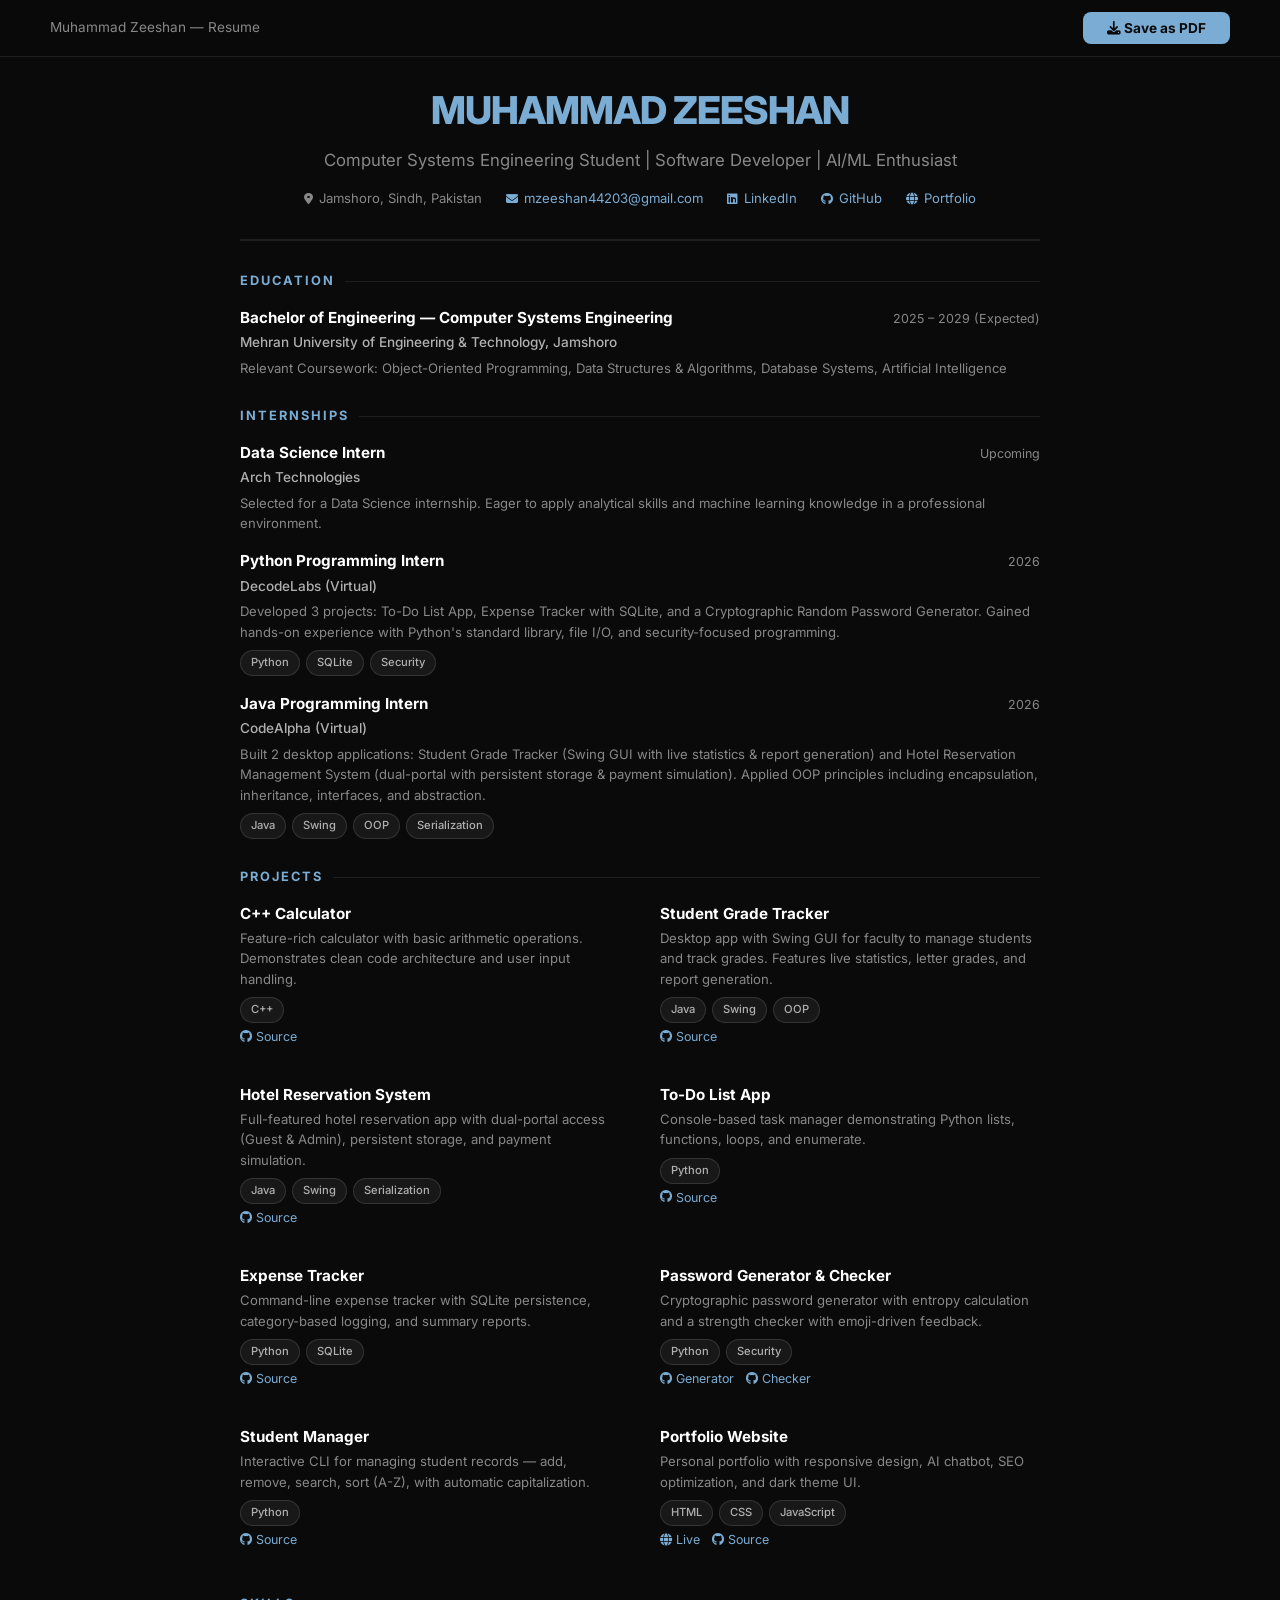
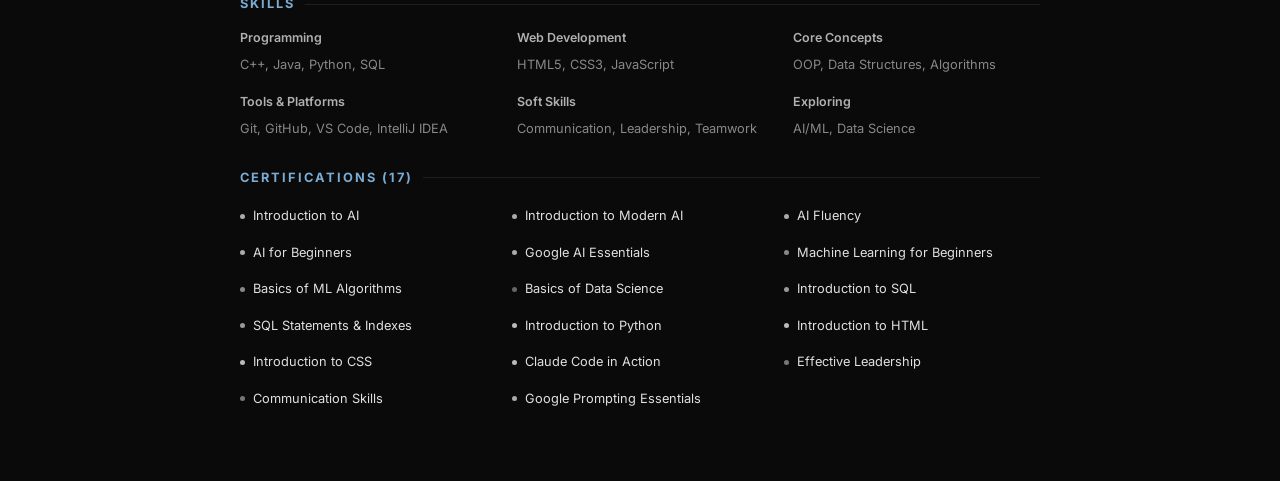
<file: resume.html>
<!DOCTYPE html>
<html lang="en">
<head>
    <meta charset="UTF-8">
    <meta name="viewport" content="width=device-width, initial-scale=1.0">
    <title>Muhammad Zeeshan — Resume</title>
    <meta name="description" content="Resume of Muhammad Zeeshan — Computer Systems Engineering student at MUET with internships at CodeAlpha and DecodeLabs, 9+ projects, and 17 certifications in AI/ML, Data Science, and software development.">
    <link rel="icon" type="image/svg+xml" href="favicon.svg">
    <link href="https://fonts.googleapis.com/css2?family=Inter:wght@300;400;500;600;700;800&display=swap" rel="stylesheet">
    <link rel="stylesheet" href="https://cdnjs.cloudflare.com/ajax/libs/font-awesome/6.5.1/css/all.min.css">
    <style>
        *, *::before, *::after { margin: 0; padding: 0; box-sizing: border-box; }

        :root {
            --bg: #0a0a0a;
            --card: #111111;
            --border: #1e1e1e;
            --text: #e0e0e0;
            --muted: #888888;
            --accent: #7aacd4;
            --accent2: #b0b0b0;
        }

        body {
            font-family: 'Inter', -apple-system, sans-serif;
            background: var(--bg);
            color: var(--text);
            line-height: 1.6;
            min-height: 100vh;
        }

        .resume-page {
            max-width: 900px;
            margin: 0 auto;
            padding: 40px 50px;
            background: var(--bg);
        }

        .download-bar {
            position: fixed;
            top: 0;
            left: 0;
            right: 0;
            z-index: 100;
            background: rgba(10, 10, 10, 0.95);
            backdrop-filter: blur(10px);
            border-bottom: 1px solid var(--border);
            padding: 12px 50px;
            display: flex;
            justify-content: space-between;
            align-items: center;
        }

        .download-bar span {
            color: var(--muted);
            font-size: 0.85rem;
        }

        .download-btn {
            background: var(--accent);
            color: #0a0a0a;
            border: none;
            padding: 8px 24px;
            border-radius: 8px;
            font-weight: 700;
            font-size: 0.85rem;
            cursor: pointer;
            font-family: inherit;
            transition: transform 0.2s, box-shadow 0.2s;
        }

        .download-btn:hover {
            transform: translateY(-1px);
            box-shadow: 0 4px 20px rgba(255, 255, 255, 0.15);
        }

        .resume-page { padding-top: 80px; }

        .header {
            text-align: center;
            padding-bottom: 30px;
            border-bottom: 2px solid var(--border);
            margin-bottom: 30px;
        }

        .header h1 {
            font-size: 2.4rem;
            font-weight: 800;
            color: var(--accent);
            letter-spacing: -1px;
        }

        .header .subtitle {
            font-size: 1.05rem;
            color: var(--muted);
            margin-top: 6px;
            font-weight: 400;
        }

        .contact-row {
            display: flex;
            justify-content: center;
            gap: 24px;
            margin-top: 14px;
            flex-wrap: wrap;
        }

        .contact-row a, .contact-row span {
            color: var(--muted);
            font-size: 0.82rem;
            text-decoration: none;
            display: flex;
            align-items: center;
            gap: 6px;
        }

        .contact-row a { color: var(--accent); }
        .contact-row a:hover { text-decoration: underline; }
        .contact-row i { font-size: 0.75rem; }

        .section { margin-bottom: 28px; }

        .section-title {
            font-size: 0.8rem;
            font-weight: 700;
            text-transform: uppercase;
            letter-spacing: 2px;
            color: var(--accent);
            margin-bottom: 14px;
            display: flex;
            align-items: center;
            gap: 10px;
        }

        .section-title::after {
            content: '';
            flex: 1;
            height: 1px;
            background: var(--border);
        }

        .two-col {
            display: grid;
            grid-template-columns: 1fr 1fr;
            gap: 20px 40px;
        }

        .item { margin-bottom: 16px; }
        .item-header { display: flex; justify-content: space-between; align-items: baseline; margin-bottom: 2px; }
        .item-title { font-weight: 700; font-size: 0.95rem; color: #fff; }
        .item-date { font-size: 0.78rem; color: var(--muted); white-space: nowrap; }
        .item-sub { font-size: 0.85rem; color: var(--accent2); font-weight: 500; margin-bottom: 4px; }
        .item-desc { font-size: 0.82rem; color: var(--muted); line-height: 1.55; }

        .tags { display: flex; flex-wrap: wrap; gap: 6px; margin-top: 8px; }
        .tag {
            font-size: 0.7rem;
            padding: 3px 10px;
            border-radius: 20px;
            background: rgba(255, 255, 255, 0.06);
            color: var(--accent2);
            border: 1px solid rgba(255, 255, 255, 0.12);
            font-weight: 500;
        }

        .certs-grid {
            display: grid;
            grid-template-columns: 1fr 1fr 1fr;
            gap: 8px 16px;
        }

        .cert-item {
            font-size: 0.8rem;
            color: var(--text);
            padding: 4px 0;
            display: flex;
            align-items: center;
            gap: 8px;
        }

        .cert-dot {
            width: 5px;
            height: 5px;
            border-radius: 50%;
            flex-shrink: 0;
        }

        .cert-dot.ai { background: #aaa; }
        .cert-dot.ml { background: #888; }
        .cert-dot.ds { background: #666; }
        .cert-dot.sql { background: #999; }
        .cert-dot.code { background: #bbb; }
        .cert-dot.lead { background: #777; }

        .skills-grid {
            display: grid;
            grid-template-columns: 1fr 1fr 1fr;
            gap: 16px 30px;
        }

        .skill-group-title {
            font-size: 0.78rem;
            font-weight: 600;
            color: var(--accent2);
            margin-bottom: 6px;
        }

        .skill-group-list {
            font-size: 0.8rem;
            color: var(--muted);
            line-height: 1.7;
        }

        .link-list {
            display: flex;
            flex-wrap: wrap;
            gap: 12px;
            margin-top: 4px;
        }

        .link-list a {
            font-size: 0.78rem;
            color: var(--accent);
            text-decoration: none;
            display: flex;
            align-items: center;
            gap: 4px;
        }

        .link-list a:hover { text-decoration: underline; }

        @media print {
            body { background: #fff; color: #222; }
            .download-bar { display: none !important; }
            .resume-page { padding: 20px 40px; max-width: 100%; }
            .header h1 { -webkit-text-fill-color: #333; color: #333; }
            .section-title { color: #555; }
            .section-title::after { background: #ccc; }
            .item-sub { color: #555; }
            .item-desc, .contact-row span { color: #555; }
            .tag { border-color: #ccc; color: #666; background: #f5f5f5; }
            .cert-dot { print-color-adjust: exact; -webkit-print-color-adjust: exact; }
            .contact-row a { color: #333; }
            .link-list a { color: #333; }
        }

        @media (max-width: 700px) {
            .resume-page { padding: 20px; padding-top: 80px; }
            .download-bar { padding: 12px 20px; }
            .two-col { grid-template-columns: 1fr; }
            .certs-grid { grid-template-columns: 1fr 1fr; }
            .skills-grid { grid-template-columns: 1fr 1fr; }
            .header h1 { font-size: 1.8rem; }
        }
    </style>
</head>
<body>
    <div class="download-bar">
        <span>Muhammad Zeeshan — Resume</span>
        <button class="download-btn" onclick="window.print()">
            <i class="fas fa-download"></i> Save as PDF
        </button>
    </div>

    <div class="resume-page">
        <div class="header">
            <h1>MUHAMMAD ZEESHAN</h1>
            <p class="subtitle">Computer Systems Engineering Student | Software Developer | AI/ML Enthusiast</p>
            <div class="contact-row">
                <span><i class="fas fa-map-marker-alt"></i> Jamshoro, Sindh, Pakistan</span>
                <a href="mailto:mzeeshan44203@gmail.com"><i class="fas fa-envelope"></i> mzeeshan44203@gmail.com</a>
                <a href="https://linkedin.com/in/muhammad-zeeshan-0235b4385" target="_blank"><i class="fab fa-linkedin"></i> LinkedIn</a>
                <a href="https://github.com/Zeeshan1616" target="_blank"><i class="fab fa-github"></i> GitHub</a>
                <a href="https://zeeshan1616.github.io/Muhammad-Zeeshan/" target="_blank"><i class="fas fa-globe"></i> Portfolio</a>
            </div>
        </div>

        <div class="section">
            <div class="section-title">Education</div>
            <div class="item">
                <div class="item-header">
                    <span class="item-title">Bachelor of Engineering — Computer Systems Engineering</span>
                    <span class="item-date">2025 – 2029 (Expected)</span>
                </div>
                <div class="item-sub">Mehran University of Engineering & Technology, Jamshoro</div>
                <div class="item-desc">Relevant Coursework: Object-Oriented Programming, Data Structures & Algorithms, Database Systems, Artificial Intelligence</div>
            </div>
        </div>

        <div class="section">
            <div class="section-title">Internships</div>
            <div class="item">
                <div class="item-header">
                    <span class="item-title">Data Science Intern</span>
                    <span class="item-date">Upcoming</span>
                </div>
                <div class="item-sub">Arch Technologies</div>
                <div class="item-desc">Selected for a Data Science internship. Eager to apply analytical skills and machine learning knowledge in a professional environment.</div>
            </div>
            <div class="item">
                <div class="item-header">
                    <span class="item-title">Python Programming Intern</span>
                    <span class="item-date">2026</span>
                </div>
                <div class="item-sub">DecodeLabs (Virtual)</div>
                <div class="item-desc">Developed 3 projects: To-Do List App, Expense Tracker with SQLite, and a Cryptographic Random Password Generator. Gained hands-on experience with Python's standard library, file I/O, and security-focused programming.</div>
                <div class="tags"><span class="tag">Python</span><span class="tag">SQLite</span><span class="tag">Security</span></div>
            </div>
            <div class="item">
                <div class="item-header">
                    <span class="item-title">Java Programming Intern</span>
                    <span class="item-date">2026</span>
                </div>
                <div class="item-sub">CodeAlpha (Virtual)</div>
                <div class="item-desc">Built 2 desktop applications: Student Grade Tracker (Swing GUI with live statistics & report generation) and Hotel Reservation Management System (dual-portal with persistent storage & payment simulation). Applied OOP principles including encapsulation, inheritance, interfaces, and abstraction.</div>
                <div class="tags"><span class="tag">Java</span><span class="tag">Swing</span><span class="tag">OOP</span><span class="tag">Serialization</span></div>
            </div>
        </div>

        <div class="section">
            <div class="section-title">Projects</div>
            <div class="two-col">
                <div class="item">
                    <div class="item-header">
                        <span class="item-title">C++ Calculator</span>
                    </div>
                    <div class="item-desc">Feature-rich calculator with basic arithmetic operations. Demonstrates clean code architecture and user input handling.</div>
                    <div class="tags"><span class="tag">C++</span></div>
                    <div class="link-list"><a href="https://github.com/Zeeshan1616/C-Calculator" target="_blank"><i class="fab fa-github"></i> Source</a></div>
                </div>
                <div class="item">
                    <div class="item-header">
                        <span class="item-title">Student Grade Tracker</span>
                    </div>
                    <div class="item-desc">Desktop app with Swing GUI for faculty to manage students and track grades. Features live statistics, letter grades, and report generation.</div>
                    <div class="tags"><span class="tag">Java</span><span class="tag">Swing</span><span class="tag">OOP</span></div>
                    <div class="link-list"><a href="https://github.com/Zeeshan1616/CodeAlpha-Task-1" target="_blank"><i class="fab fa-github"></i> Source</a></div>
                </div>
                <div class="item">
                    <div class="item-header">
                        <span class="item-title">Hotel Reservation System</span>
                    </div>
                    <div class="item-desc">Full-featured hotel reservation app with dual-portal access (Guest & Admin), persistent storage, and payment simulation.</div>
                    <div class="tags"><span class="tag">Java</span><span class="tag">Swing</span><span class="tag">Serialization</span></div>
                    <div class="link-list"><a href="https://github.com/Zeeshan1616/CodeAlpha-Task-2" target="_blank"><i class="fab fa-github"></i> Source</a></div>
                </div>
                <div class="item">
                    <div class="item-header">
                        <span class="item-title">To-Do List App</span>
                    </div>
                    <div class="item-desc">Console-based task manager demonstrating Python lists, functions, loops, and enumerate.</div>
                    <div class="tags"><span class="tag">Python</span></div>
                    <div class="link-list"><a href="https://github.com/Zeeshan1616/DecodeLabs-Internship/tree/Task-1" target="_blank"><i class="fab fa-github"></i> Source</a></div>
                </div>
                <div class="item">
                    <div class="item-header">
                        <span class="item-title">Expense Tracker</span>
                    </div>
                    <div class="item-desc">Command-line expense tracker with SQLite persistence, category-based logging, and summary reports.</div>
                    <div class="tags"><span class="tag">Python</span><span class="tag">SQLite</span></div>
                    <div class="link-list"><a href="https://github.com/Zeeshan1616/DecodeLabs-Internship/tree/Task-2" target="_blank"><i class="fab fa-github"></i> Source</a></div>
                </div>
                <div class="item">
                    <div class="item-header">
                        <span class="item-title">Password Generator & Checker</span>
                    </div>
                    <div class="item-desc">Cryptographic password generator with entropy calculation and a strength checker with emoji-driven feedback.</div>
                    <div class="tags"><span class="tag">Python</span><span class="tag">Security</span></div>
                    <div class="link-list">
                        <a href="https://github.com/Zeeshan1616/DecodeLabs-Internship/tree/Task-3" target="_blank"><i class="fab fa-github"></i> Generator</a>
                        <a href="https://github.com/Zeeshan1616/Python/tree/Password-Checker-version-1" target="_blank"><i class="fab fa-github"></i> Checker</a>
                    </div>
                </div>
                <div class="item">
                    <div class="item-header">
                        <span class="item-title">Student Manager</span>
                    </div>
                    <div class="item-desc">Interactive CLI for managing student records — add, remove, search, sort (A-Z), with automatic capitalization.</div>
                    <div class="tags"><span class="tag">Python</span></div>
                    <div class="link-list"><a href="https://github.com/Zeeshan1616/Python/tree/Student-Management-System" target="_blank"><i class="fab fa-github"></i> Source</a></div>
                </div>
                <div class="item">
                    <div class="item-header">
                        <span class="item-title">Portfolio Website</span>
                    </div>
                    <div class="item-desc">Personal portfolio with responsive design, AI chatbot, SEO optimization, and dark theme UI.</div>
                    <div class="tags"><span class="tag">HTML</span><span class="tag">CSS</span><span class="tag">JavaScript</span></div>
                    <div class="link-list">
                        <a href="https://zeeshan1616.github.io/Muhammad-Zeeshan/" target="_blank"><i class="fas fa-globe"></i> Live</a>
                        <a href="https://github.com/Zeeshan1616/Muhammad-Zeeshan" target="_blank"><i class="fab fa-github"></i> Source</a>
                    </div>
                </div>
            </div>
        </div>

        <div class="section">
            <div class="section-title">Skills</div>
            <div class="skills-grid">
                <div>
                    <div class="skill-group-title">Programming</div>
                    <div class="skill-group-list">C++, Java, Python, SQL</div>
                </div>
                <div>
                    <div class="skill-group-title">Web Development</div>
                    <div class="skill-group-list">HTML5, CSS3, JavaScript</div>
                </div>
                <div>
                    <div class="skill-group-title">Core Concepts</div>
                    <div class="skill-group-list">OOP, Data Structures, Algorithms</div>
                </div>
                <div>
                    <div class="skill-group-title">Tools & Platforms</div>
                    <div class="skill-group-list">Git, GitHub, VS Code, IntelliJ IDEA</div>
                </div>
                <div>
                    <div class="skill-group-title">Soft Skills</div>
                    <div class="skill-group-list">Communication, Leadership, Teamwork</div>
                </div>
                <div>
                    <div class="skill-group-title">Exploring</div>
                    <div class="skill-group-list">AI/ML, Data Science</div>
                </div>
            </div>
        </div>

        <div class="section">
            <div class="section-title">Certifications (17)</div>
            <div class="certs-grid">
                <div class="cert-item"><span class="cert-dot ai"></span> Introduction to AI</div>
                <div class="cert-item"><span class="cert-dot ai"></span> Introduction to Modern AI</div>
                <div class="cert-item"><span class="cert-dot ai"></span> AI Fluency</div>
                <div class="cert-item"><span class="cert-dot ai"></span> AI for Beginners</div>
                <div class="cert-item"><span class="cert-dot ai"></span> Google AI Essentials</div>
                <div class="cert-item"><span class="cert-dot ml"></span> Machine Learning for Beginners</div>
                <div class="cert-item"><span class="cert-dot ml"></span> Basics of ML Algorithms</div>
                <div class="cert-item"><span class="cert-dot ds"></span> Basics of Data Science</div>
                <div class="cert-item"><span class="cert-dot sql"></span> Introduction to SQL</div>
                <div class="cert-item"><span class="cert-dot sql"></span> SQL Statements & Indexes</div>
                <div class="cert-item"><span class="cert-dot code"></span> Introduction to Python</div>
                <div class="cert-item"><span class="cert-dot code"></span> Introduction to HTML</div>
                <div class="cert-item"><span class="cert-dot code"></span> Introduction to CSS</div>
                <div class="cert-item"><span class="cert-dot code"></span> Claude Code in Action</div>
                <div class="cert-item"><span class="cert-dot lead"></span> Effective Leadership</div>
                <div class="cert-item"><span class="cert-dot lead"></span> Communication Skills</div>
                <div class="cert-item"><span class="cert-dot ai"></span> Google Prompting Essentials</div>
            </div>
        </div>
    </div>
</body>
</html>
</file>
<file: style.css>
/* ========================================
   MUHAMMAD ZEESHAN - PORTFOLIO
   Dark Professional Theme
   ======================================== */

/* Local Font */
@font-face {
    font-family: 'RusticRoadway';
    src: url('RusticRoadway.otf') format('opentype');
    font-weight: normal;
    font-style: normal;
}

/* Intro Screen */
.intro-screen {
    position: fixed;
    top: 0;
    left: 0;
    width: 100vw;
    height: 100vh;
    background: #000000;
    display: flex;
    align-items: center;
    justify-content: center;
    z-index: 10000;
}

.intro-name {
    font-family: 'RusticRoadway', cursive;
    font-size: clamp(2rem, 6vw, 5rem);
    color: #ffffff;
    letter-spacing: 2px;
    white-space: nowrap;
}

.intro-name span {
    display: inline-block;
}

body.loading {
    overflow: hidden;
}

body.loading > *:not(.intro-screen) {
    opacity: 0;
}

:root {
    --bg-primary: #0a0a0a;
    --bg-secondary: #111111;
    --bg-card: #181818;
    --bg-card-hover: #202020;
    --bg-elevated: #222222;
    --accent-primary: #ffffff;
    --accent-secondary: #b0b0b0;
    --accent-color: #7aacd4;
    --accent-color-dim: rgba(122, 172, 212, 0.15);
    --text-primary: #ffffff;
    --text-secondary: #999999;
    --text-muted: #555555;
    --border-color: #222222;
    --border-hover: #333333;
    --shadow-sm: 0 2px 8px rgba(0,0,0,0.3);
    --shadow-md: 0 4px 20px rgba(0,0,0,0.4);
    --shadow-lg: 0 8px 40px rgba(0,0,0,0.5);
    --radius-sm: 8px;
    --radius-md: 12px;
    --radius-lg: 20px;
    --radius-xl: 28px;
    --transition-fast: 0.2s ease;
    --transition-med: 0.4s cubic-bezier(0.4, 0, 0.2, 1);
    --transition-slow: 0.6s cubic-bezier(0.4, 0, 0.2, 1);
}

*, *::before, *::after {
    margin: 0;
    padding: 0;
    box-sizing: border-box;
}

html {
    scroll-behavior: smooth;
    scroll-padding-top: 80px;
}

body {
    font-family: 'Inter', -apple-system, BlinkMacSystemFont, sans-serif;
    background: var(--bg-primary);
    color: var(--text-primary);
    line-height: 1.7;
    overflow-x: hidden;
}

::selection {
    background: rgba(255, 255, 255, 0.15);
    color: var(--text-primary);
}

::-webkit-scrollbar {
    width: 6px;
}
::-webkit-scrollbar-track {
    background: var(--bg-primary);
}
::-webkit-scrollbar-thumb {
    background: #333;
    border-radius: 3px;
}
::-webkit-scrollbar-thumb:hover {
    background: #444;
}

.container {
    max-width: 1200px;
    margin: 0 auto;
    padding: 0 24px;
}

/* ========================================
   NAVIGATION
   ======================================== */
.navbar {
    position: fixed;
    top: 16px;
    left: 50%;
    transform: translateX(-50%);
    z-index: 1000;
    transition: var(--transition-med);
    background: rgba(20, 20, 20, 0.35);
    backdrop-filter: blur(24px) saturate(1.2);
    -webkit-backdrop-filter: blur(24px) saturate(1.2);
    border: 1px solid rgba(255, 255, 255, 0.06);
    border-radius: 16px;
    padding: 0;
    width: auto;
    box-shadow: 0 4px 24px rgba(0, 0, 0, 0.2), inset 0 1px 0 rgba(255, 255, 255, 0.06);
}

.navbar.scrolled {
    background: rgba(16, 16, 16, 0.55);
    border-color: rgba(255, 255, 255, 0.08);
    box-shadow: 0 8px 40px rgba(0, 0, 0, 0.35), inset 0 1px 0 rgba(255, 255, 255, 0.04);
}

.nav-container {
    max-width: none;
    margin: 0;
    padding: 6px 8px;
    display: flex;
    align-items: center;
    gap: 0;
}

.nav-logo {
    text-decoration: none;
    display: inline-flex;
    align-items: center;
    position: relative;
    cursor: pointer;
}

.logo-text {
    font-size: 1.3rem;
    font-weight: 800;
    letter-spacing: -1px;
    color: var(--text-primary);
    transition: opacity 0.3s ease;
    padding-left: 20px;
}

.logo-full {
    position: absolute;
    left: 20px;
    font-size: 1rem;
    font-weight: 700;
    letter-spacing: 0.5px;
    color: var(--text-primary);
    white-space: nowrap;
    opacity: 0;
    max-width: 0;
    overflow: hidden;
    transition: opacity 0.4s ease, max-width 0.5s cubic-bezier(0.4, 0, 0.2, 1);
}

.nav-logo:hover .logo-text {
    opacity: 0;
}

.nav-logo:hover .logo-full {
    opacity: 1;
    max-width: 250px;
}

.footer-name {
    font-size: 1.3rem;
    font-weight: 700;
    color: var(--text-primary);
}

.logo-dot {
    font-size: 2rem;
    font-weight: 800;
    color: var(--accent-primary);
}

.nav-links {
    display: flex;
    gap: 8px;
}

.nav-link {
    text-decoration: none;
    color: var(--text-muted);
    font-size: 0.85rem;
    font-weight: 500;
    padding: 8px 14px;
    border-radius: 10px;
    transition: var(--transition-fast);
    position: relative;
}

.nav-link:hover {
    color: var(--text-primary);
    background: rgba(255, 255, 255, 0.06);
}

.nav-link.active {
    color: var(--accent-color);
    background: var(--accent-color-dim);
}

.nav-toggle {
    display: none;
    flex-direction: column;
    gap: 5px;
    background: none;
    border: none;
    cursor: pointer;
    padding: 8px;
}

.nav-toggle span {
    width: 24px;
    height: 2px;
    background: var(--text-primary);
    border-radius: 2px;
    transition: var(--transition-fast);
}

.nav-toggle.active span:nth-child(1) {
    transform: rotate(45deg) translate(5px, 5px);
}

.nav-toggle.active span:nth-child(2) {
    opacity: 0;
}

.nav-toggle.active span:nth-child(3) {
    transform: rotate(-45deg) translate(5px, -5px);
}

/* ========================================
   HERO SECTION
   ======================================== */
.hero {
    min-height: clamp(728px, 94vh, 884px);
    height: auto;
    display: flex;
    align-items: center;
    position: relative;
    overflow: hidden;
    padding: 88px 0 40px;
    background: linear-gradient(to bottom, var(--bg-primary, #0a0a0a) 85%, transparent 100%);
}

.hero::before {
    content: '';
    position: absolute;
    top: -30%;
    right: -20%;
    width: 600px;
    height: 600px;
    background: radial-gradient(circle, rgba(122, 172, 212, 0.05), transparent 70%);
    pointer-events: none;
}

.hero::after {
    content: '';
    position: absolute;
    bottom: -20%;
    left: -10%;
    width: 500px;
    height: 500px;
    background: radial-gradient(circle, rgba(122, 172, 212, 0.035), transparent 70%);
    pointer-events: none;
}

.hero-bg-effects {
    position: absolute;
    inset: 0;
    pointer-events: none;
    overflow: hidden;
}

#particleCanvas {
    position: absolute;
    top: 0;
    left: 0;
    width: 100%;
    pointer-events: none;
    z-index: 1;
    will-change: opacity;
}

.gradient-orb {
    position: absolute;
    border-radius: 50%;
    filter: blur(120px);
    opacity: 0.10;
}

.orb-1 {
    width: 500px;
    height: 500px;
    background: radial-gradient(circle, rgba(122, 172, 212, 0.2), transparent);
    top: -10%;
    right: -5%;
}

.orb-2 {
    width: 400px;
    height: 400px;
    background: radial-gradient(circle, rgba(122, 172, 212, 0.12), transparent);
    bottom: -10%;
    left: -10%;
}

.orb-3 {
    width: 300px;
    height: 300px;
    background: radial-gradient(circle, rgba(122, 172, 212, 0.08), transparent);
    top: 50%;
    left: 50%;
}

.grid-overlay {
    position: absolute;
    inset: 0;
    background-image: 
        linear-gradient(rgba(255, 255, 255, 0.015) 1px, transparent 1px),
        linear-gradient(90deg, rgba(255, 255, 255, 0.015) 1px, transparent 1px);
    background-size: 60px 60px;
}

@keyframes float {
    0%, 100% { transform: translate(0, 0) scale(1); }
    33% { transform: translate(30px, -30px) scale(1.05); }
    66% { transform: translate(-20px, 20px) scale(0.95); }
}

.hero-container {
    max-width: 1200px;
    margin: 0 auto;
    padding: 0 40px;
    display: grid;
    grid-template-columns: 1.15fr 0.85fr;
    gap: 32px;
    align-items: center;
    position: relative;
    z-index: 1;
    min-height: 0;
    height: auto;
    width: 100%;
}

.hero-badge {
    display: inline-flex;
    align-items: center;
    gap: 8px;
    padding: 8px 18px;
    background: rgba(255, 255, 255, 0.06);
    border: 1px solid rgba(255, 255, 255, 0.12);
    border-radius: 50px;
    font-size: 0.82rem;
    font-weight: 500;
    color: var(--accent-primary);
    margin-bottom: 24px;
}

.badge-dot {
    width: 8px;
    height: 8px;
    background: var(--accent-secondary);
    border-radius: 50%;
}



.hero-content {
    position: relative;
    z-index: 2;
    max-width: 640px;
    padding: 0;
    transform: translateY(32px);
}

.hero-title {
    margin-bottom: 16px;
}

.greeting {
    display: block;
    font-size: 1.2rem;
    font-weight: 400;
    color: var(--text-secondary);
    margin-bottom: 4px;
}

.name {
    display: block;
    font-size: 3.2rem;
    font-weight: 800;
    color: var(--accent-color);
    letter-spacing: -1.5px;
    line-height: 1.1;
}

.hero-subtitle {
    font-size: 1.2rem;
    color: var(--text-secondary);
    margin-bottom: 16px;
}

.highlight {
    color: var(--accent-color);
    font-weight: 600;
}

.hero-description {
    font-size: 1rem;
    color: var(--text-secondary);
    margin-bottom: 32px;
    max-width: 500px;
    line-height: 1.8;
}

.hero-buttons {
    display: flex;
    gap: 16px;
    margin-bottom: 40px;
    flex-wrap: wrap;
}

.btn {
    display: inline-flex;
    align-items: center;
    gap: 10px;
    padding: 14px 28px;
    border-radius: var(--radius-md);
    font-size: 0.92rem;
    font-weight: 600;
    text-decoration: none;
    transition: all 0.25s ease;
    cursor: pointer;
    border: none;
    font-family: inherit;
    letter-spacing: 0.3px;
}

.btn-primary {
    background: var(--text-primary);
    color: #0a0a0a;
}

.btn-primary:hover {
    background: #dddddd;
    transform: scale(1.02);
}

.btn-secondary {
    background: rgba(255, 255, 255, 0.06);
    color: var(--text-primary);
    border: 1px solid rgba(255, 255, 255, 0.15);
}

.btn-secondary:hover {
    background: rgba(255, 255, 255, 0.12);
    border-color: rgba(255, 255, 255, 0.3);
}

.btn-full {
    width: 100%;
    justify-content: center;
}

.hero-stats {
    display: flex;
    gap: 40px;
}

.stat-item {
    display: flex;
    flex-direction: column;
}

.stat-number {
    font-size: 2rem;
    font-weight: 800;
    color: var(--text-primary);
    line-height: 1;
}

.stat-label {
    font-size: 0.82rem;
    color: var(--text-muted);
    font-weight: 500;
    text-transform: uppercase;
    letter-spacing: 1px;
    margin-top: 4px;
}

/* Hero Image */
.hero-image-wrapper {
    position: relative;
    display: flex;
    justify-content: flex-end;
    align-items: flex-start;
    align-self: stretch;
    min-width: 0;
}

.hero-image-wrapper::after {
    content: '';
    position: absolute;
    bottom: 0;
    left: 0;
    right: 0;
    height: 96px;
    background: linear-gradient(to top, var(--bg-primary) 8%, rgba(10, 10, 10, 0.72) 38%, transparent 100%);
    pointer-events: none;
    z-index: 3;
}

.image-glow {
    position: absolute;
    width: 700px;
    height: 700px;
    border-radius: 50%;
    background: radial-gradient(circle, rgba(122, 172, 212, 0.08), transparent 65%);
    pointer-events: none;
    z-index: 0;
    top: 45%;
    left: 52%;
    transform: translate(-50%, -50%);
}

.hero-image-container {
    position: relative;
    width: min(100%, 500px);
    height: 480px;
    z-index: 1;
    display: flex;
    justify-content: center;
    align-items: flex-start;
    overflow: hidden;
}

.hero-image {
    width: auto;
    height: 480px;
    max-width: none;
    object-fit: contain;
    object-position: center top;
    margin-right: -3%;
    -webkit-mask-image: linear-gradient(to bottom, #000 62%, transparent 100%);
    mask-image: linear-gradient(to bottom, #000 62%, transparent 100%);
    filter: grayscale(100%) saturate(0) brightness(0.85) drop-shadow(0 25px 80px rgba(0, 0, 0, 0.9));
    transition: filter 0.6s ease, transform 0.6s ease;
    display: block;
}

.hero-image-container:hover .hero-image {
    filter: grayscale(0%) saturate(1) brightness(1.05) drop-shadow(0 35px 90px rgba(122, 172, 212, 0.06));
    transform: scale(1.015);
}

.image-frame {
    display: none;
}

.scroll-indicator {
    position: absolute;
    bottom: 12px;
    left: 50%;
    transform: translateX(-50%);
    display: flex;
    flex-direction: column;
    align-items: center;
    gap: 8px;
    color: var(--text-muted);
    font-size: 0.75rem;
    letter-spacing: 1px;
    text-transform: uppercase;
}

.mouse {
    width: 24px;
    height: 38px;
    border: 2px solid var(--text-muted);
    border-radius: 12px;
    display: flex;
    justify-content: center;
    padding-top: 8px;
}

.wheel {
    width: 3px;
    height: 8px;
    background: var(--text-muted);
    border-radius: 3px;
    animation: scroll 1.5s ease-in-out infinite;
}

@keyframes scroll {
    0% { opacity: 1; transform: translateY(0); }
    100% { opacity: 0; transform: translateY(12px); }
}

/* ========================================
   SECTIONS COMMON
   ======================================== */
.section {
    padding: 100px 0;
    position: relative;
}

.section.about::before {
    display: none;
}

.section-header {
    text-align: center;
    margin-bottom: 60px;
}

.section.projects {
    background: linear-gradient(to bottom, var(--bg-primary), rgba(255,255,255,0.012), var(--bg-primary));
}
.section.internships {
    background: linear-gradient(to bottom, var(--bg-primary), rgba(255,255,255,0.008), var(--bg-primary));
}

.section-title {
    font-size: 2.4rem;
    font-weight: 800;
    letter-spacing: -1px;
    margin-bottom: 16px;
    color: var(--text-primary);
}

.section-line {
    width: 32px;
    height: 3px;
    background: var(--accent-color);
    margin: 0 auto;
    opacity: 0.6;
}

/* ========================================
   ABOUT SECTION
   ======================================== */
.about-grid {
    display: grid;
    grid-template-columns: 1fr 1fr;
    gap: 60px;
    align-items: start;
}

.about-text {
    color: var(--text-secondary);
    margin-bottom: 20px;
    font-size: 0.95rem;
    line-height: 1.8;
}

.about-text strong {
    color: var(--text-primary);
    font-weight: 600;
}

.about-details {
    display: grid;
    grid-template-columns: 1fr 1fr;
    gap: 20px;
    margin-top: 32px;
}

.detail-item {
    display: flex;
    align-items: flex-start;
    gap: 14px;
    padding: 16px;
    background: var(--bg-card);
    border-radius: var(--radius-md);
    border: 1px solid var(--border-color);
    transition: var(--transition-fast);
}

.detail-item:hover {
    border-color: var(--border-hover);
    background: var(--bg-card-hover);
}

.detail-item i {
    color: var(--text-muted);
    font-size: 1.1rem;
    margin-top: 3px;
    flex-shrink: 0;
}

.detail-label {
    display: block;
    font-size: 0.75rem;
    color: var(--text-muted);
    text-transform: uppercase;
    letter-spacing: 1px;
    font-weight: 600;
}

.detail-value {
    display: block;
    font-size: 0.88rem;
    color: var(--text-primary);
    font-weight: 500;
    margin-top: 2px;
}

/* Code Block */
.code-block {
    background: var(--bg-card);
    border-radius: var(--radius-md);
    border: 1px solid var(--border-color);
    overflow: hidden;
}

.code-header {
    display: flex;
    align-items: center;
    gap: 8px;
    padding: 12px 16px;
    background: rgba(0,0,0,0.3);
    border-bottom: 1px solid var(--border-color);
}

.code-dot {
    width: 10px;
    height: 10px;
    border-radius: 50%;
}

.code-dot.red { background: #ff5f57; }
.code-dot.yellow { background: #febc2e; }
.code-dot.green { background: #28c840; }

.about-stats {
    display: flex;
    flex-direction: column;
    align-items: center;
    gap: 16px;
    margin-bottom: 48px;
    padding: 24px 32px;
    background: rgba(255, 255, 255, 0.03);
    border: 1px solid rgba(255, 255, 255, 0.06);
    border-radius: 16px;
}

.about-stats-label {
    font-size: 0.72rem;
    color: var(--text-muted);
    text-transform: uppercase;
    letter-spacing: 2px;
    font-weight: 600;
}

.about-stats-items {
    display: flex;
    justify-content: center;
    gap: 48px;
}

.about-stat-item {
    display: flex;
    flex-direction: column;
    align-items: center;
}

.about-stat-number {
    font-size: 1.6rem;
    font-weight: 800;
    color: var(--accent-color);
    line-height: 1.2;
}

.about-stat-label {
    font-size: 0.78rem;
    color: var(--text-muted);
    text-transform: uppercase;
    letter-spacing: 0.5px;
    margin-top: 2px;
}

.code-filename {
    font-family: 'JetBrains Mono', monospace;
    font-size: 0.78rem;
    color: var(--text-muted);
    margin-left: 8px;
}

.code-content {
    padding: 20px;
    font-family: 'JetBrains Mono', monospace;
    font-size: 0.82rem;
    line-height: 1.8;
    overflow-x: auto;
    color: var(--text-secondary);
}

.code-keyword { color: #c792ea; }
.code-class { color: #ffcb6b; }
.code-func { color: #82aaff; }
.code-string { color: #c3e88d; }

/* ========================================
   SKILLS SECTION
   ======================================== */
.skills-grid {
    display: grid;
    grid-template-columns: repeat(3, 1fr);
    gap: 24px;
    margin-bottom: 60px;
}

.skill-category {
    background: var(--bg-card);
    border: 1px solid var(--border-color);
    border-radius: var(--radius-md);
    padding: 28px;
    transition: var(--transition-med);
    position: relative;
    overflow: hidden;
}

.skill-category::before {
    display: none;
}

.skill-category:hover {
    border-color: var(--border-hover);
    background: var(--bg-card-hover);
}

.skill-category:hover::before {
    display: none;
}

.skill-icon {
    width: 48px;
    height: 48px;
    border-radius: 14px;
    background: var(--accent-color-dim);
    display: flex;
    align-items: center;
    justify-content: center;
    font-size: 1.2rem;
    color: var(--accent-color);
    margin-bottom: 16px;
}

.skill-category-title {
    font-size: 1rem;
    font-weight: 700;
    margin-bottom: 14px;
    color: var(--text-primary);
}

.skill-tags {
    display: flex;
    flex-wrap: wrap;
    gap: 8px;
}

.skill-tag {
    padding: 5px 14px;
    border-radius: 50px;
    font-size: 0.78rem;
    font-weight: 500;
    background: rgba(255,255,255,0.04);
    color: var(--text-secondary);
    border: 1px solid rgba(255,255,255,0.06);
    transition: var(--transition-fast);
}

.skill-tag:hover {
    background: rgba(255,255,255,0.08);
}

.skill-tag.primary {
    background: rgba(255, 255, 255, 0.08);
    color: var(--text-primary);
    border-color: rgba(255, 255, 255, 0.12);
}

.skill-tag.highlight {
    background: rgba(255, 255, 255, 0.06);
    color: var(--text-secondary);
    border-color: rgba(255, 255, 255, 0.1);
}

/* Skill Bars */
.skill-bars {
    max-width: 700px;
    margin: 0 auto;
}

.bars-title {
    font-size: 1.1rem;
    font-weight: 700;
    text-align: center;
    margin-bottom: 32px;
    color: var(--text-primary);
}

.skill-bar {
    margin-bottom: 20px;
}

.skill-bar-info {
    display: flex;
    justify-content: space-between;
    margin-bottom: 8px;
}

.skill-bar-name {
    font-size: 0.88rem;
    font-weight: 600;
    color: var(--text-primary);
}

.skill-bar-percent {
    font-family: 'JetBrains Mono', monospace;
    font-size: 0.82rem;
    color: var(--text-secondary);
    font-weight: 600;
}

.skill-bar-track {
    height: 6px;
    background: rgba(255,255,255,0.05);
    border-radius: 6px;
    overflow: hidden;
}

.skill-bar-fill {
    height: 100%;
    width: 0;
    background: var(--text-secondary);
    border-radius: 6px;
    transition: width 1.5s cubic-bezier(0.4, 0, 0.2, 1);
    position: relative;
}

.skill-bar-fill.animated {
    width: var(--target-width);
}

.skill-bar-glow {
    display: none;
}

.skill-bar-fill.animated .skill-bar-glow {
    display: none;
}

/* ========================================
   PROJECTS SECTION
   ======================================== */
.projects-grid {
    display: grid;
    grid-template-columns: repeat(2, 1fr);
    gap: 28px;
}

.project-card {
    background: var(--bg-card);
    border: 1px solid var(--border-color);
    border-radius: var(--radius-lg);
    overflow: hidden;
    transition: var(--transition-med);
    display: flex;
    flex-direction: column;
}

.project-card:hover {
    border-color: var(--border-hover);
    background: var(--bg-card-hover);
    box-shadow: 0 4px 24px rgba(0, 0, 0, 0.4);
}

.project-visual {
    height: 200px;
    background: var(--bg-elevated);
    position: relative;
    overflow: hidden;
    display: flex;
    align-items: center;
    justify-content: center;
    border-bottom: 1px solid var(--border-color);
}

/* Portfolio Visual */
.visual-portfolio {
    background: #0a0a0a;
    overflow: hidden;
}

.portfolio-ui {
    width: 100%;
    height: 100%;
    display: flex;
    flex-direction: column;
}

.portfolio-browser-bar {
    display: flex;
    align-items: center;
    gap: 10px;
    padding: 8px 12px;
    background: #161616;
    border-bottom: 1px solid rgba(255, 255, 255, 0.04);
    flex-shrink: 0;
}

.portfolio-dots {
    display: flex;
    gap: 5px;
}

.portfolio-dots .dot {
    width: 7px;
    height: 7px;
    border-radius: 50%;
}

.portfolio-dots .dot.red { background: #ff5f57; }
.portfolio-dots .dot.yellow { background: #febc2e; }
.portfolio-dots .dot.green { background: #28c840; }

.portfolio-url-bar {
    display: flex;
    align-items: center;
    gap: 5px;
    background: rgba(255, 255, 255, 0.04);
    border-radius: 6px;
    padding: 4px 10px;
    flex: 1;
    max-width: 200px;
}

.portfolio-url-bar i {
    font-size: 0.5rem;
    color: #28c840;
}

.portfolio-url-bar span {
    font-size: 0.5rem;
    color: #666;
    font-family: 'JetBrains Mono', monospace;
    white-space: nowrap;
    overflow: hidden;
    text-overflow: ellipsis;
}

.portfolio-screen {
    flex: 1;
    position: relative;
    background: var(--bg-primary);
    display: flex;
    flex-direction: column;
    overflow: hidden;
}

.portfolio-mini-nav {
    display: flex;
    justify-content: space-between;
    align-items: center;
    padding: 8px 14px;
    border-bottom: 1px solid rgba(255, 255, 255, 0.04);
}

.mini-logo {
    font-size: 0.65rem;
    font-weight: 800;
    color: var(--accent-primary);
}

.mini-nav-links {
    display: flex;
    gap: 6px;
}

.mini-nav-links span {
    width: 18px;
    height: 3px;
    border-radius: 1.5px;
    background: rgba(255, 255, 255, 0.08);
}

.mini-nav-links span.active {
    background: rgba(255, 255, 255, 0.3);
    width: 22px;
}

.portfolio-mini-hero {
    padding: 16px 14px 10px;
    text-align: center;
    position: relative;
    z-index: 2;
}

.mini-badge {
    display: inline-block;
    font-size: 0.4rem;
    padding: 2px 8px;
    border-radius: 10px;
    background: rgba(255, 255, 255, 0.06);
    border: 1px solid rgba(255, 255, 255, 0.12);
    color: #aaa;
    margin-bottom: 8px;
}

@keyframes miniPulse {
    0%, 100% { border-color: rgba(255, 255, 255, 0.12); }
    50% { border-color: rgba(255, 255, 255, 0.25); }
}

.mini-name {
    font-size: 0.85rem;
    font-weight: 800;
    color: #ddd;
    margin-bottom: 3px;
}

.mini-subtitle {
    font-size: 0.5rem;
    color: #666;
    margin-bottom: 10px;
}

.mini-buttons {
    display: flex;
    justify-content: center;
    gap: 8px;
}

.mini-btn {
    height: 14px;
    border-radius: 4px;
}

.mini-btn.primary {
    width: 55px;
    background: rgba(255, 255, 255, 0.10);
    border: 1px solid rgba(255, 255, 255, 0.2);
}

.mini-btn.secondary {
    width: 50px;
    background: rgba(255, 255, 255, 0.04);
    border: 1px solid rgba(255, 255, 255, 0.1);
}

.portfolio-mini-particles {
    position: absolute;
    inset: 0;
    z-index: 1;
}

.p-dot {
    position: absolute;
    width: 3px;
    height: 3px;
    border-radius: 50%;
    background: rgba(255, 255, 255, 0.3);
    animation: pFloat 4s ease-in-out infinite;
}

.p-dot:nth-child(2) { animation-delay: 0.5s; background: rgba(255, 255, 255, 0.25); }
.p-dot:nth-child(3) { animation-delay: 1s; }
.p-dot:nth-child(4) { animation-delay: 1.5s; background: rgba(255, 255, 255, 0.2); }
.p-dot:nth-child(5) { animation-delay: 2s; }
.p-dot:nth-child(6) { animation-delay: 0.8s; background: rgba(255, 255, 255, 0.25); }

@keyframes pFloat {
    0%, 100% { transform: translateY(0); opacity: 0.5; }
    50% { transform: translateY(-6px); opacity: 1; }
}

.p-line {
    position: absolute;
    height: 1px;
    background: linear-gradient(90deg, rgba(255, 255, 255, 0.15), transparent);
    transform-origin: left center;
}

.portfolio-mini-chatbot {
    position: absolute;
    bottom: 10px;
    right: 10px;
    width: 24px;
    height: 24px;
    border-radius: 50%;
    background: var(--accent-primary);
    display: flex;
    align-items: center;
    justify-content: center;
    z-index: 3;
    animation: chatBounce 3s ease-in-out infinite;
}

.portfolio-mini-chatbot i {
    font-size: 0.55rem;
    color: #0a0a0a;
}

@keyframes chatBounce {
    0%, 100% { transform: translateY(0); }
    50% { transform: translateY(-4px); }
}

/* Calculator Visual */
.visual-calculator {
    background: #1a1a1a;
}

.visual-grid {
    display: grid;
    grid-template-columns: repeat(3, 1fr);
    gap: 6px;
    padding: 12px;
    width: 160px;
}

.calc-btn {
    width: 40px;
    height: 34px;
    background: rgba(255,255,255,0.08);
    border-radius: 6px;
    display: flex;
    align-items: center;
    justify-content: center;
    font-size: 0.8rem;
    color: var(--text-primary);
    font-weight: 600;
}

.calc-btn.op {
    background: rgba(255, 255, 255, 0.15);
    color: var(--accent-primary);
}

.calc-btn.eq {
    background: var(--accent-primary);
    color: #0a0a0a;
}

.calc-display {
    position: absolute;
    top: 14px;
    right: 20px;
    font-family: 'JetBrains Mono', monospace;
    font-size: 1.8rem;
    font-weight: 700;
    color: var(--text-primary);
}

/* Grade Tracker Visual */
.visual-grade {
    background: #1a1a1a;
}

.grade-table {
    width: 85%;
}

.grade-row {
    display: grid;
    grid-template-columns: 2fr 1fr 1fr;
    padding: 6px 12px;
    font-size: 0.8rem;
    border-bottom: 1px solid rgba(255,255,255,0.05);
}

.grade-row.header {
    font-weight: 700;
    color: var(--accent-primary);
    border-bottom-color: rgba(255, 255, 255, 0.15);
}

.grade-row span {
    color: var(--text-secondary);
}

.grade-a { color: #ddd !important; font-weight: 700; }
.grade-b { color: var(--accent-primary) !important; font-weight: 700; }
.grade-c { color: #999 !important; font-weight: 700; }

/* Hotel Visual */
.visual-hotel {
    background: #1a1a1a;
}

.hotel-ui {
    width: 85%;
}

.hotel-header {
    display: flex;
    align-items: center;
    gap: 10px;
    margin-bottom: 14px;
    font-weight: 700;
    font-size: 0.9rem;
}

.hotel-rooms {
    display: grid;
    grid-template-columns: repeat(3, 1fr);
    gap: 8px;
    margin-bottom: 12px;
}

.room {
    padding: 10px;
    border-radius: 8px;
    text-align: center;
    font-size: 0.78rem;
    font-weight: 600;
}

.room.standard { background: rgba(255, 255, 255, 0.08); color: #ccc; }
.room.deluxe { background: rgba(255, 255, 255, 0.12); color: var(--accent-primary); }
.room.suite { background: rgba(255, 255, 255, 0.06); color: #aaa; }

.hotel-status {
    display: flex;
    gap: 16px;
    font-size: 0.72rem;
}

.available::before, .booked::before {
    content: '';
    display: inline-block;
    width: 8px;
    height: 8px;
    border-radius: 50%;
    margin-right: 6px;
}

.available::before { background: #aaa; }
.booked::before { background: #666; }

/* Todo Visual */
.visual-todo {
    background: #1a1a1a;
}

.todo-ui {
    width: 80%;
}

.todo-header {
    display: flex;
    align-items: center;
    gap: 10px;
    margin-bottom: 14px;
    font-weight: 700;
    font-size: 0.9rem;
    color: var(--accent-primary);
}

.todo-items {
    display: flex;
    flex-direction: column;
    gap: 8px;
}

.todo-item {
    display: flex;
    align-items: center;
    gap: 10px;
    padding: 8px 12px;
    background: rgba(255,255,255,0.03);
    border-radius: 8px;
    font-size: 0.82rem;
    color: var(--text-secondary);
}

.todo-item.done {
    color: #999;
}

.todo-item.done i { color: #999; }

/* Expense Visual */
.visual-expense {
    background: #1a1a1a;
}

.expense-ui {
    width: 85%;
}

.expense-header {
    display: flex;
    align-items: center;
    gap: 10px;
    margin-bottom: 14px;
    font-weight: 700;
    font-size: 0.9rem;
    color: var(--accent-primary);
}

.expense-chart {
    display: flex;
    align-items: flex-end;
    gap: 12px;
    height: 100px;
    margin-bottom: 12px;
}

.chart-bar {
    flex: 1;
    background: linear-gradient(to top, var(--accent-primary), var(--accent-secondary));
    border-radius: 6px 6px 0 0;
    position: relative;
    min-height: 20px;
    transition: height 0.5s ease;
}

.chart-bar span {
    position: absolute;
    bottom: -20px;
    left: 50%;
    transform: translateX(-50%);
    font-size: 0.65rem;
    color: var(--text-muted);
    white-space: nowrap;
}

.expense-total {
    font-size: 0.82rem;
    color: var(--text-secondary);
    text-align: center;
    margin-top: 24px;
}

/* Password Generator Visual */
.visual-password-gen {
    background: #1a1a1a;
}

.password-gen-ui {
    width: 85%;
}

.pwd-header {
    display: flex;
    align-items: center;
    gap: 10px;
    margin-bottom: 14px;
    font-weight: 700;
    font-size: 0.9rem;
    color: var(--accent-primary);
}

.pwd-display {
    display: flex;
    gap: 4px;
    justify-content: center;
    margin-bottom: 14px;
    flex-wrap: wrap;
}

.pwd-char {
    width: 32px;
    height: 36px;
    background: rgba(255,255,255,0.05);
    border-radius: 6px;
    display: flex;
    align-items: center;
    justify-content: center;
    font-family: 'JetBrains Mono', monospace;
    font-size: 1rem;
    font-weight: 700;
}

.pwd-strength {
    display: flex;
    align-items: center;
    gap: 10px;
    font-size: 0.78rem;
    justify-content: center;
}

.strength-label { color: var(--text-muted); }

.strength-bar {
    width: 100px;
    height: 5px;
    background: rgba(255,255,255,0.05);
    border-radius: 5px;
    overflow: hidden;
}

.strength-fill {
    width: 75%;
    height: 100%;
    background: #888;
    border-radius: 5px;
}

.strength-text { color: #888; font-weight: 600; }

/* Password Checker Visual */
.visual-pwd-check {
    background: #1a1a1a;
}

.pwd-check-ui {
    width: 80%;
}

.pwd-check-items {
    display: flex;
    flex-direction: column;
    gap: 6px;
    margin-bottom: 12px;
}

.check-item {
    display: flex;
    align-items: center;
    gap: 8px;
    font-size: 0.78rem;
    padding: 4px 0;
}

.check-item.pass { color: #bbb; }
.check-item.pass i { color: #bbb; }
.check-item.fail { color: #666; }
.check-item.fail i { color: #666; }

.pwd-rating {
    text-align: center;
    font-size: 0.82rem;
}

.stars {
    color: #aaa;
    font-size: 1.1rem;
}

/* Student Manager Visual */
.visual-student-mgr {
    background: #1a1a1a;
}

.student-mgr-ui {
    width: 80%;
}

.mgr-header {
    display: flex;
    align-items: center;
    gap: 10px;
    margin-bottom: 14px;
    font-weight: 700;
    font-size: 0.9rem;
    color: var(--accent-primary);
}

.mgr-list {
    display: flex;
    flex-direction: column;
    gap: 6px;
    margin-bottom: 10px;
}

.mgr-item {
    display: flex;
    align-items: center;
    gap: 12px;
    padding: 8px 12px;
    background: rgba(255,255,255,0.03);
    border-radius: 8px;
    font-size: 0.82rem;
}

.mgr-num {
    width: 24px;
    height: 24px;
    background: rgba(255, 255, 255, 0.10);
    border-radius: 6px;
    display: flex;
    align-items: center;
    justify-content: center;
    font-weight: 700;
    font-size: 0.72rem;
    color: var(--accent-primary);
}

.mgr-name { color: var(--text-secondary); flex: 1; }

.mgr-badge {
    padding: 2px 10px;
    background: rgba(255, 255, 255, 0.08);
    border-radius: 50px;
    font-size: 0.68rem;
    color: var(--text-secondary);
    font-weight: 600;
}

.mgr-footer {
    font-size: 0.78rem;
    color: var(--text-muted);
    text-align: center;
}

/* Project Content */
.project-content {
    padding: 24px;
    flex: 1;
    display: flex;
    flex-direction: column;
}

.project-header {
    display: flex;
    justify-content: space-between;
    align-items: flex-start;
    margin-bottom: 12px;
}

.project-type {
    font-family: 'JetBrains Mono', monospace;
    font-size: 0.72rem;
    color: var(--text-muted);
    font-weight: 500;
    background: rgba(255, 255, 255, 0.04);
    padding: 4px 12px;
    border-radius: 50px;
}

.project-links {
    display: flex;
    gap: 8px;
}

.project-link {
    width: 34px;
    height: 34px;
    border-radius: 8px;
    display: flex;
    align-items: center;
    justify-content: center;
    background: rgba(255,255,255,0.04);
    color: var(--text-secondary);
    text-decoration: none;
    transition: var(--transition-fast);
    font-size: 0.9rem;
}

.project-link:hover {
    background: rgba(255, 255, 255, 0.08);
    color: var(--text-primary);
}

.project-title {
    font-size: 1.15rem;
    font-weight: 700;
    margin-bottom: 10px;
    color: var(--text-primary);
}

.project-description {
    font-size: 0.85rem;
    color: var(--text-secondary);
    line-height: 1.7;
    margin-bottom: 16px;
    flex: 1;
}

.project-tech {
    display: flex;
    flex-wrap: wrap;
    gap: 8px;
}

.project-tech span {
    padding: 4px 12px;
    background: rgba(255,255,255,0.04);
    border-radius: 50px;
    font-size: 0.72rem;
    color: var(--text-muted);
    font-weight: 500;
}

/* ========================================
   INTERNSHIPS SECTION
   ======================================== */
.timeline {
    max-width: 800px;
    margin: 0 auto;
    position: relative;
}

.timeline::before {
    content: '';
    position: absolute;
    left: 20px;
    top: 0;
    bottom: 0;
    width: 2px;
    background: linear-gradient(to bottom, var(--accent-primary), var(--accent-secondary), transparent);
}

.timeline-item {
    position: relative;
    padding-left: 60px;
    margin-bottom: 40px;
}

.timeline-marker {
    position: absolute;
    left: 12px;
    top: 24px;
}

.marker-dot {
    width: 18px;
    height: 18px;
    border-radius: 50%;
    border: 3px solid var(--bg-primary);
}

.marker-dot.active {
    background: var(--text-primary);
}

.marker-dot.completed {
    background: var(--text-muted);
}

.timeline-card {
    background: var(--bg-card);
    border: 1px solid var(--border-color);
    border-radius: var(--radius-lg);
    padding: 28px;
    transition: var(--transition-med);
}

.timeline-card:hover {
    border-color: var(--border-hover);
    transform: translateX(8px);
}

.timeline-badge {
    display: inline-flex;
    align-items: center;
    gap: 6px;
    padding: 5px 14px;
    border-radius: 50px;
    font-size: 0.75rem;
    font-weight: 600;
    margin-bottom: 16px;
}

.timeline-badge.upcoming {
    background: rgba(255, 255, 255, 0.06);
    color: var(--text-muted);
    border: 1px solid rgba(255, 255, 255, 0.1);
}

.timeline-badge.completed {
    background: rgba(255, 255, 255, 0.08);
    color: var(--text-secondary);
    border: 1px solid rgba(255, 255, 255, 0.15);
}

.timeline-header {
    display: flex;
    align-items: center;
    gap: 16px;
    margin-bottom: 14px;
}

.company-logo {
    width: 52px;
    height: 52px;
    border-radius: 14px;
    display: flex;
    align-items: center;
    justify-content: center;
    font-size: 1.3rem;
    color: white;
    flex-shrink: 0;
}

.codealpha-logo { background: linear-gradient(135deg, #6366f1, #4f46e5); }
.decodelabs-logo { background: linear-gradient(135deg, #10b981, #059669); }
.arch-logo { background: linear-gradient(135deg, #f59e0b, #d97706); }

.internship-title {
    font-size: 1.1rem;
    font-weight: 700;
    color: var(--text-primary);
}

.company-name {
    font-size: 0.88rem;
    color: var(--text-secondary);
}

.timeline-meta {
    display: flex;
    flex-wrap: wrap;
    gap: 16px;
    margin-bottom: 14px;
}

.timeline-meta span {
    display: flex;
    align-items: center;
    gap: 6px;
    font-size: 0.78rem;
    color: var(--text-muted);
}

.timeline-meta i {
    color: var(--text-muted);
    font-size: 0.75rem;
}

.timeline-description {
    font-size: 0.88rem;
    color: var(--text-secondary);
    line-height: 1.7;
    margin-bottom: 14px;
}

.timeline-tech {
    display: flex;
    flex-wrap: wrap;
    gap: 8px;
    margin-bottom: 14px;
}

.timeline-tech span {
    padding: 4px 12px;
    background: var(--accent-color-dim);
    border-radius: 50px;
    font-size: 0.72rem;
    color: var(--accent-color);
    font-weight: 500;
}

.timeline-docs {
    display: flex;
    flex-wrap: wrap;
    gap: 10px;
}

.doc-link {
    display: inline-flex;
    align-items: center;
    gap: 8px;
    padding: 8px 16px;
    background: rgba(255,255,255,0.04);
    border: 1px solid var(--border-color);
    border-radius: var(--radius-sm);
    color: var(--text-secondary);
    text-decoration: none;
    font-size: 0.78rem;
    font-weight: 500;
    transition: var(--transition-fast);
}

.doc-link:hover {
    background: rgba(255, 255, 255, 0.08);
    border-color: rgba(255, 255, 255, 0.2);
    color: var(--text-primary);
}

/* ========================================
   CERTIFICATIONS SECTION
   ======================================== */
.cert-intro {
    text-align: center;
    color: var(--text-secondary);
    font-size: 0.95rem;
    margin-top: -40px;
    margin-bottom: 24px;
}

.resume-download {
    text-align: center;
    margin-bottom: 40px;
}

.resume-btn {
    display: inline-flex;
    align-items: center;
    gap: 10px;
    padding: 14px 36px;
    font-size: 0.95rem;
    font-weight: 600;
    border-radius: 12px;
    text-decoration: none;
    background: rgba(255, 255, 255, 0.08);
    color: var(--text-primary);
    border: 1px solid rgba(255, 255, 255, 0.15);
    transition: all 0.3s ease;
    font-family: inherit;
}

.resume-btn:hover {
    background: rgba(255, 255, 255, 0.12);
    border-color: rgba(255, 255, 255, 0.3);
}

.resume-btn i {
    font-size: 1.1rem;
}

.cert-grid {
    display: grid;
    grid-template-columns: repeat(4, 1fr);
    gap: 18px;
}

.cert-card {
    background: var(--bg-card);
    border: 1px solid var(--border-color);
    border-radius: var(--radius-md);
    padding: 24px 18px;
    text-align: center;
    transition: var(--transition-med);
    position: relative;
    overflow: hidden;
}

.cert-card::before {
    display: none;
}

.cert-card:hover {
    border-color: var(--border-hover);
    background: var(--bg-card-hover);
}

.cert-card:hover::before {
    display: none;
}

.cert-icon {
    width: 50px;
    height: 50px;
    border-radius: 14px;
    display: flex;
    align-items: center;
    justify-content: center;
    font-size: 1.2rem;
    margin: 0 auto 14px;
}

.ai-icon { background: rgba(255, 255, 255, 0.06); color: var(--text-secondary); }
.ml-icon { background: rgba(255, 255, 255, 0.06); color: var(--text-secondary); }
.ds-icon { background: rgba(255, 255, 255, 0.06); color: var(--text-secondary); }
.sql-icon { background: rgba(255, 255, 255, 0.06); color: var(--text-secondary); }
.code-icon { background: rgba(255, 255, 255, 0.06); color: var(--text-secondary); }
.lead-icon { background: rgba(255, 255, 255, 0.06); color: var(--text-secondary); }

.cert-title {
    font-size: 0.85rem;
    font-weight: 600;
    color: var(--text-primary);
    margin-bottom: 6px;
    line-height: 1.3;
}

.cert-issuer {
    font-size: 0.72rem;
    color: var(--text-muted);
    font-weight: 500;
}

/* ========================================
   LINKEDIN SECTION
   ======================================== */
.linkedin-content {
    max-width: 700px;
    margin: 0 auto;
}

.linkedin-card {
    background: var(--bg-card);
    border: 1px solid var(--border-color);
    border-radius: var(--radius-lg);
    overflow: hidden;
}

.linkedin-header {
    display: flex;
    align-items: center;
    gap: 18px;
    padding: 28px;
    background: rgba(255, 255, 255, 0.03);
    border-bottom: 1px solid var(--border-color);
}

.linkedin-avatar {
    width: 72px;
    height: 72px;
    border-radius: 50%;
    overflow: hidden;
    border: 3px solid rgba(255, 255, 255, 0.1);
    flex-shrink: 0;
}

.linkedin-avatar img {
    width: 100%;
    height: 100%;
    object-fit: cover;
}

.linkedin-info {
    flex: 1;
}

.linkedin-info h3 {
    font-size: 1.15rem;
    font-weight: 700;
}

.linkedin-headline {
    font-size: 0.85rem;
    color: var(--text-secondary);
    margin-top: 2px;
}

.linkedin-location {
    font-size: 0.78rem;
    color: var(--text-muted);
    margin-top: 4px;
}

.linkedin-location i {
    margin-right: 4px;
}

.linkedin-connect-btn {
    display: inline-flex;
    align-items: center;
    gap: 8px;
    padding: 10px 22px;
    background: #0077b5;
    color: white;
    border-radius: var(--radius-sm);
    text-decoration: none;
    font-size: 0.85rem;
    font-weight: 600;
    transition: var(--transition-fast);
    flex-shrink: 0;
}

.linkedin-connect-btn:hover {
    background: #005e93;
}

.linkedin-body {
    padding: 28px;
}

.linkedin-section {
    margin-bottom: 24px;
}

.linkedin-section h4 {
    display: flex;
    align-items: center;
    gap: 10px;
    font-size: 0.92rem;
    font-weight: 700;
    color: var(--text-primary);
    margin-bottom: 14px;
}

.linkedin-section h4 i {
    color: var(--accent-primary);
    font-size: 0.85rem;
}

.linkedin-section p {
    font-size: 0.85rem;
    color: var(--text-secondary);
    line-height: 1.7;
}

.linkedin-edu {
    display: flex;
    gap: 14px;
    padding: 14px;
    background: rgba(255,255,255,0.02);
    border-radius: var(--radius-sm);
}

.edu-icon {
    width: 40px;
    height: 40px;
    border-radius: 10px;
    background: rgba(255, 255, 255, 0.06);
    display: flex;
    align-items: center;
    justify-content: center;
    color: var(--text-secondary);
    flex-shrink: 0;
}

.linkedin-edu strong {
    font-size: 0.88rem;
    color: var(--text-primary);
}

.linkedin-edu p {
    font-size: 0.8rem;
    margin-top: 2px;
}

.edu-field {
    color: var(--text-muted) !important;
    font-size: 0.75rem !important;
}

.linkedin-exp {
    display: flex;
    flex-direction: column;
    gap: 12px;
}

.exp-item {
    display: flex;
    align-items: center;
    gap: 14px;
    padding: 14px;
    background: rgba(255,255,255,0.02);
    border-radius: var(--radius-sm);
    transition: var(--transition-fast);
}

.exp-item:hover {
    background: rgba(255,255,255,0.04);
}

.exp-icon {
    width: 40px;
    height: 40px;
    border-radius: 10px;
    display: flex;
    align-items: center;
    justify-content: center;
    flex-shrink: 0;
}

.java-exp { background: rgba(255, 255, 255, 0.08); color: var(--text-secondary); }
.python-exp { background: rgba(255, 255, 255, 0.06); color: var(--text-secondary); }
.ds-exp { background: rgba(255, 255, 255, 0.05); color: var(--text-secondary); }

.exp-item strong {
    font-size: 0.85rem;
    color: var(--text-primary);
}

.exp-item p {
    font-size: 0.78rem;
    color: var(--text-muted);
    margin-top: 2px;
}

.linkedin-stats {
    display: flex;
    gap: 24px;
    padding: 18px;
    background: rgba(255,255,255,0.02);
    border-radius: var(--radius-sm);
}

.linkedin-stat {
    display: flex;
    flex-direction: column;
    align-items: center;
}

.linkedin-stat .stat-num {
    font-size: 1.5rem;
    font-weight: 800;
    color: var(--accent-primary);
}

.linkedin-stat .stat-txt {
    font-size: 0.72rem;
    color: var(--text-muted);
    text-transform: uppercase;
    letter-spacing: 1px;
}

.linkedin-footer {
    padding: 18px 28px;
    border-top: 1px solid var(--border-color);
    text-align: center;
}

.linkedin-view-btn {
    display: inline-flex;
    align-items: center;
    gap: 8px;
    color: var(--accent-primary);
    text-decoration: none;
    font-size: 0.88rem;
    font-weight: 600;
    transition: var(--transition-fast);
}

.linkedin-view-btn:hover {
    color: var(--accent-secondary);
}

/* ========================================
   CONTACT SECTION
   ======================================== */
.contact-grid {
    display: grid;
    grid-template-columns: 1fr 1fr;
    gap: 50px;
    align-items: start;
}

.contact-text {
    font-size: 1rem;
    color: var(--text-secondary);
    line-height: 1.8;
    margin-bottom: 32px;
}

.contact-links {
    display: flex;
    flex-direction: column;
    gap: 16px;
}

.contact-link {
    display: flex;
    align-items: center;
    gap: 16px;
    padding: 18px;
    background: var(--bg-card);
    border: 1px solid var(--border-color);
    border-radius: var(--radius-md);
    text-decoration: none;
    transition: var(--transition-med);
}

.contact-link:hover {
    border-color: var(--border-hover);
    background: var(--bg-card-hover);
}

.contact-icon {
    width: 48px;
    height: 48px;
    border-radius: 14px;
    display: flex;
    align-items: center;
    justify-content: center;
    font-size: 1.2rem;
    flex-shrink: 0;
}

.linkedin-bg { background: rgba(255, 255, 255, 0.08); color: var(--text-primary); }
.github-bg { background: rgba(255, 255, 255, 0.08); color: var(--text-primary); }
.email-bg { background: rgba(255, 255, 255, 0.06); color: var(--text-secondary); }

.contact-label {
    display: block;
    font-size: 0.78rem;
    color: var(--text-muted);
    text-transform: uppercase;
    letter-spacing: 1px;
    font-weight: 600;
}

.contact-value {
    display: block;
    font-size: 0.92rem;
    color: var(--text-primary);
    font-weight: 500;
    margin-top: 2px;
    overflow-wrap: break-word;
    word-break: break-word;
}

/* Contact Form */
.contact-form {
    display: flex;
    flex-direction: column;
    gap: 18px;
}

.form-group {
    display: flex;
    flex-direction: column;
    gap: 6px;
}

.form-group label {
    font-size: 0.82rem;
    font-weight: 600;
    color: var(--text-secondary);
}

.form-group input,
.form-group textarea {
    padding: 14px 18px;
    background: var(--bg-card);
    border: 1px solid var(--border-color);
    border-radius: var(--radius-sm);
    color: var(--text-primary);
    font-family: inherit;
    font-size: 0.9rem;
    transition: var(--transition-fast);
    outline: none;
}

.form-group input::placeholder,
.form-group textarea::placeholder {
    color: var(--text-muted);
}

.form-group input:focus,
.form-group textarea:focus {
    border-color: var(--text-muted);
    box-shadow: 0 0 0 3px rgba(255, 255, 255, 0.05);
}

.form-group textarea {
    resize: vertical;
    min-height: 120px;
}

/* ========================================
   FOOTER
   ======================================== */
.footer {
    padding: 40px 0;
    border-top: 1px solid var(--border-color);
}

.footer-content {
    display: flex;
    align-items: center;
    justify-content: space-between;
}

.footer-text {
    font-size: 0.82rem;
    color: var(--text-muted);
}

.footer-brand {
    display: flex;
    align-items: center;
}

.footer-social {
    display: flex;
    gap: 12px;
}

.footer-social a {
    width: 40px;
    height: 40px;
    border-radius: 10px;
    display: flex;
    align-items: center;
    justify-content: center;
    background: rgba(255,255,255,0.04);
    color: var(--text-secondary);
    text-decoration: none;
    transition: var(--transition-fast);
    font-size: 1rem;
}

.footer-social a:hover {
    background: rgba(255, 255, 255, 0.08);
    color: var(--text-primary);
}

/* ========================================
   SCROLL ANIMATIONS
   ======================================== */
.animate-on-scroll {
    opacity: 0;
    transform: translateY(30px);
    transition: opacity 0.6s ease, transform 0.6s ease;
}

.animate-on-scroll.visible {
    opacity: 1;
    transform: translateY(0);
}

/* Stagger delay for grid items */
.skills-grid .animate-on-scroll:nth-child(1) { transition-delay: 0.05s; }
.skills-grid .animate-on-scroll:nth-child(2) { transition-delay: 0.1s; }
.skills-grid .animate-on-scroll:nth-child(3) { transition-delay: 0.15s; }
.skills-grid .animate-on-scroll:nth-child(4) { transition-delay: 0.2s; }
.skills-grid .animate-on-scroll:nth-child(5) { transition-delay: 0.25s; }
.skills-grid .animate-on-scroll:nth-child(6) { transition-delay: 0.3s; }

.projects-grid .animate-on-scroll:nth-child(odd) { transition-delay: 0.05s; }
.projects-grid .animate-on-scroll:nth-child(even) { transition-delay: 0.15s; }

.cert-grid .animate-on-scroll:nth-child(-n+4) { transition-delay: 0.05s; }
.cert-grid .animate-on-scroll:nth-child(n+5):nth-child(-n+8) { transition-delay: 0.1s; }
.cert-grid .animate-on-scroll:nth-child(n+9):nth-child(-n+12) { transition-delay: 0.15s; }
.cert-grid .animate-on-scroll:nth-child(n+13) { transition-delay: 0.2s; }

/* ========================================
   RESPONSIVE
   ======================================== */
@media (max-width: 1024px) {
    .hero { min-height: 0; height: auto; padding: 96px 0 48px; }
    .hero-container {
        grid-template-columns: 1fr;
        text-align: center;
        gap: 40px;
        min-height: auto;
        padding: 0 24px;
    }
    .hero-content { max-width: 680px; margin: 0 auto; padding-bottom: 0; transform: none; }
    .hero-description { margin: 0 auto 32px; }
    .hero-buttons { justify-content: center; }
    .hero-stats { justify-content: center; }
    .hero-image-wrapper { justify-content: center; min-height: 0; }
    .hero-image-container { height: 348px; max-width: 680px; justify-content: center; }
    .hero-image { height: 348px; margin-right: 0; }
    .about-stats { padding: 20px; gap: 12px; }
    .about-stats-items { gap: 24px; }
    .about-stat-number { font-size: 1.5rem; }
    .about-stat-label { font-size: 0.72rem; }
    .about-grid { grid-template-columns: 1fr; gap: 40px; }
    .skills-grid { grid-template-columns: repeat(2, 1fr); }
    .projects-grid { grid-template-columns: repeat(2, 1fr); }
    .cert-grid { grid-template-columns: repeat(3, 1fr); }
    .contact-grid { grid-template-columns: 1fr; gap: 40px; }
    .section-header { margin-bottom: 48px; }
}

@media (max-width: 768px) {
    /* NAV */
    .navbar { left: 16px; right: 16px; transform: none; width: auto; border-radius: 14px; }
    .nav-container { flex-wrap: wrap; padding: 8px 12px; }
    .logo-text { padding-left: 4px; font-size: 1.1rem; }
    .nav-links {
        flex-direction: column;
        width: 100%;
        max-height: 0;
        padding: 0;
        border-bottom: 1px solid var(--border-color);
        overflow: hidden;
        opacity: 0;
        transition: max-height 0.4s cubic-bezier(0.4, 0, 0.2, 1), opacity 0.3s ease, padding 0.3s ease;
    }
    .nav-links.active {
        max-height: 500px;
        opacity: 1;
        padding: 16px 0;
    }
    .nav-toggle { display: flex; }
    .nav-link {
        padding: 12px 24px;
        border-radius: 0;
        border-bottom: 1px solid rgba(255,255,255,0.04);
    }
    .nav-link:last-child { border-bottom: none; }

    /* HERO */
    .hero { padding: 100px 0 48px; min-height: auto; height: auto; }
    .hero-container { padding: 0 20px; }
    .hero-image-wrapper { min-height: 0; }
    .hero-image-container { height: 288px; }
    .hero-image { height: 288px; }
    .name { font-size: 2.2rem; }
    .greeting { font-size: 1rem; }
    .hero-subtitle { font-size: 1rem; }
    .hero-description { font-size: 0.92rem; }
    .hero-stats { gap: 24px; }
    .stat-number { font-size: 1.5rem; }
    .floating-badge { width: 40px; height: 40px; font-size: 1rem; border-radius: 12px; }
    .scroll-indicator { display: none; }

    /* SECTIONS */
    .section { padding: 60px 0; }
    .section-title { font-size: 1.8rem; }
    .section-header { margin-bottom: 40px; }

    /* SKILLS */
    .skills-grid { grid-template-columns: 1fr; gap: 16px; }
    .skill-category { padding: 22px; }
    .skill-icon { width: 40px; height: 40px; font-size: 1rem; margin-bottom: 12px; }

    /* PROJECTS */
    .projects-grid { grid-template-columns: 1fr; gap: 20px; }
    .project-visual { height: 180px; }
    .project-content { padding: 20px; }
    .visual-grid { width: min(160px, 50vw); }
    .calc-btn { width: min(40px, 12vw); height: min(34px, 10vw); }
    .pwd-char { width: min(32px, 9vw); height: min(36px, 10vw); font-size: 0.85rem; }

    /* TIMELINE */
    .timeline::before { left: 14px; }
    .timeline-item { padding-left: 46px; margin-bottom: 28px; }
    .timeline-marker { left: 6px; }
    .timeline-card { padding: 22px; }
    .company-logo { width: 44px; height: 44px; font-size: 1.1rem; }

    /* CERTS */
    .cert-grid { grid-template-columns: repeat(2, 1fr); gap: 14px; }
    .cert-card { padding: 20px 14px; }
    .cert-icon { width: 44px; height: 44px; font-size: 1rem; }

    /* ABOUT */
    .about-details { grid-template-columns: 1fr; gap: 12px; }
    .detail-item { padding: 14px; }
    .code-content { font-size: 0.75rem; padding: 16px; }

    /* LINKEDIN */
    .linkedin-header { padding: 22px; gap: 14px; }
    .linkedin-avatar { width: 60px; height: 60px; }
    .linkedin-body { padding: 22px; }
    .linkedin-edu { flex-direction: column; gap: 10px; padding: 12px; }
    .exp-item { padding: 12px; gap: 12px; }
    .linkedin-stats { gap: 16px; padding: 14px; }
    .linkedin-stat .stat-num { font-size: 1.3rem; }

    /* CONTACT */
    .contact-grid { gap: 32px; }
    .contact-link { padding: 14px; gap: 12px; }
    .contact-icon { width: 42px; height: 42px; font-size: 1rem; }

    /* FOOTER */
    .footer-content { flex-direction: column; gap: 16px; text-align: center; align-items: center; }
}

@media (max-width: 480px) {
    .name { font-size: 1.8rem; }
    .greeting { font-size: 0.92rem; }
    .hero-subtitle { font-size: 0.92rem; }
    .hero-description { font-size: 0.88rem; }
    .hero-buttons { flex-direction: column; align-items: center; width: 100%; }
    .hero-buttons .btn { width: 100%; max-width: 280px; justify-content: center; }
    .hero-stats { flex-direction: column; gap: 16px; }
    .hero-badge { font-size: 0.75rem; padding: 6px 14px; }

    .section { padding: 48px 0; }
    .section-title { font-size: 1.6rem; }

    .cert-grid { grid-template-columns: 1fr; }
    .skill-category { padding: 18px; }

    .project-visual { height: 160px; }
    .project-content { padding: 18px; }
    .project-title { font-size: 1.05rem; }

    .timeline-card { padding: 18px; }
    .timeline-badge { font-size: 0.7rem; padding: 4px 10px; }
    .doc-link { padding: 6px 12px; font-size: 0.72rem; }

    .linkedin-header { flex-direction: column; text-align: center; padding: 20px; }
    .linkedin-connect-btn { align-self: center; }
    .linkedin-info h3 { font-size: 1.05rem; }
    .linkedin-stats { flex-direction: row; justify-content: center; gap: 24px; }

    .contact-link { padding: 12px 14px; }
    .contact-value { font-size: 0.85rem; }

    .footer { padding: 30px 0; }
    .footer-social a { width: 36px; height: 36px; }

    .container { padding: 0 16px; }
}

.cert-modal-overlay {
    position: fixed;
    inset: 0;
    background: rgba(0, 0, 0, 0.85);
    backdrop-filter: blur(8px);
    z-index: 10000;
    display: none;
    align-items: center;
    justify-content: center;
    opacity: 0;
    transition: opacity 0.3s ease;
}

.cert-modal-overlay.active {
    display: flex;
    opacity: 1;
}

.cert-modal {
    background: var(--bg-primary, #0a0a0a);
    border: 1px solid rgba(255, 255, 255, 0.08);
    border-radius: 16px;
    width: 90vw;
    max-width: 800px;
    max-height: 90vh;
    display: flex;
    flex-direction: column;
    overflow: hidden;
    box-shadow: 0 25px 80px rgba(0, 0, 0, 0.6);
    transform: scale(0.9);
    transition: transform 0.3s cubic-bezier(0.4, 0, 0.2, 1);
}

.cert-modal-overlay.active .cert-modal {
    transform: scale(1);
}

.cert-modal-header {
    display: flex;
    justify-content: space-between;
    align-items: center;
    padding: 16px 24px;
    border-bottom: 1px solid rgba(255, 255, 255, 0.06);
    flex-shrink: 0;
}

.cert-modal-title {
    font-size: 0.95rem;
    font-weight: 600;
    color: #fff;
}

.cert-modal-issuer {
    font-size: 0.78rem;
    color: var(--text-secondary);
    margin-top: 2px;
}

.cert-modal-actions {
    display: flex;
    gap: 8px;
    align-items: center;
}

.cert-modal-btn {
    background: rgba(255, 255, 255, 0.06);
    border: 1px solid rgba(255, 255, 255, 0.1);
    color: #ccc;
    width: 36px;
    height: 36px;
    border-radius: 8px;
    cursor: pointer;
    display: flex;
    align-items: center;
    justify-content: center;
    font-size: 0.85rem;
    transition: all 0.2s ease;
}

.cert-modal-btn:hover {
    background: rgba(255, 255, 255, 0.12);
    color: #fff;
}

.cert-modal-btn.close-btn {
    background: rgba(255, 80, 80, 0.1);
    border-color: rgba(255, 80, 80, 0.2);
    color: #ff5050;
}

.cert-modal-btn.close-btn:hover {
    background: rgba(255, 80, 80, 0.2);
}

.cert-modal-btn.verify-btn {
    width: auto;
    padding: 0 14px;
    gap: 6px;
    font-size: 0.78rem;
    font-weight: 600;
    background: rgba(255, 255, 255, 0.06);
    border-color: rgba(255, 255, 255, 0.12);
    color: var(--text-secondary);
    text-decoration: none;
}

.cert-modal-btn.verify-btn:hover {
    background: rgba(255, 255, 255, 0.1);
    color: var(--text-primary);
}

.cert-modal-body {
    flex: 1;
    overflow: hidden;
    position: relative;
    background: #1a1a1a;
    display: flex;
    align-items: center;
    justify-content: center;
    min-height: 400px;
}

.cert-modal-body img {
    max-width: 100%;
    max-height: 100%;
    object-fit: contain;
    transition: transform 0.3s ease;
}

.cert-modal-body iframe {
    width: 100%;
    height: 100%;
    border: none;
    min-height: 500px;
    transform-origin: center center;
}

.cert-zoom-controls {
    position: absolute;
    bottom: 16px;
    right: 16px;
    display: flex;
    gap: 6px;
    z-index: 10;
}

.cert-zoom-btn {
    background: rgba(0, 0, 0, 0.7);
    border: 1px solid rgba(255, 255, 255, 0.15);
    color: #fff;
    width: 34px;
    height: 34px;
    border-radius: 8px;
    cursor: pointer;
    display: flex;
    align-items: center;
    justify-content: center;
    font-size: 0.85rem;
    transition: all 0.2s ease;
    backdrop-filter: blur(4px);
}

.cert-zoom-btn:hover {
    background: rgba(255, 255, 255, 0.15);
    border-color: rgba(255, 255, 255, 0.3);
}

.cert-card-actions {
    display: flex;
    gap: 8px;
    margin-top: 12px;
}

.cert-card-btn {
    flex: 1;
    padding: 8px 10px;
    border-radius: 8px;
    font-size: 0.72rem;
    font-weight: 600;
    cursor: pointer;
    text-decoration: none;
    text-align: center;
    display: flex;
    align-items: center;
    justify-content: center;
    gap: 5px;
    font-family: inherit;
    transition: all 0.2s ease;
    border: 1px solid transparent;
}

.cert-card-btn.view-btn {
    background: rgba(255, 255, 255, 0.06);
    border-color: rgba(255, 255, 255, 0.12);
    color: var(--text-secondary);
}

.cert-card-btn.view-btn:hover {
    background: rgba(255, 255, 255, 0.1);
    border-color: rgba(255, 255, 255, 0.2);
    color: var(--text-primary);
}

.cert-card-btn.verify-btn-card {
    background: rgba(255, 255, 255, 0.04);
    border-color: rgba(255, 255, 255, 0.08);
    color: var(--text-muted);
}

.cert-card-btn.verify-btn-card:hover {
    background: rgba(255, 255, 255, 0.08);
    border-color: rgba(255, 255, 255, 0.15);
    color: var(--text-secondary);
}

.resume-section-banner {
    background: rgba(255, 255, 255, 0.03);
    border: 1px solid var(--border-color);
    border-radius: 16px;
    padding: 40px;
    text-align: center;
    margin-bottom: 10px;
}

.resume-section-banner h3 {
    font-size: 1.3rem;
    font-weight: 700;
    color: #fff;
    margin-bottom: 8px;
}

.resume-section-banner p {
    color: var(--text-secondary, #888);
    font-size: 0.9rem;
    margin-bottom: 24px;
}

.resume-section-banner .btn {
    display: inline-flex;
    align-items: center;
    gap: 10px;
    padding: 14px 36px;
    font-size: 0.95rem;
    font-weight: 600;
    border-radius: 12px;
    text-decoration: none;
    background: rgba(255, 255, 255, 0.06);
    color: var(--text-primary);
    border: 1px solid rgba(255, 255, 255, 0.15);
    transition: all 0.3s ease;
    font-family: inherit;
}

.resume-section-banner .btn:hover {
    background: rgba(255, 255, 255, 0.1);
    border-color: rgba(255, 255, 255, 0.25);
}

.doc-card-actions {
    display: flex;
    gap: 8px;
    margin-top: 12px;
}

.doc-card-btn {
    flex: 1;
    padding: 8px 12px;
    border-radius: 8px;
    font-size: 0.75rem;
    font-weight: 600;
    cursor: pointer;
    text-decoration: none;
    text-align: center;
    display: flex;
    align-items: center;
    justify-content: center;
    gap: 6px;
    font-family: inherit;
    transition: all 0.2s ease;
    border: 1px solid transparent;
}

.doc-card-btn.view-doc-btn {
    background: rgba(255, 255, 255, 0.06);
    border-color: rgba(255, 255, 255, 0.12);
    color: var(--text-secondary);
}

.doc-card-btn.view-doc-btn:hover {
    background: rgba(255, 255, 255, 0.1);
    border-color: rgba(255, 255, 255, 0.2);
}

.doc-card-btn.download-doc-btn {
    background: rgba(255, 255, 255, 0.04);
    border-color: rgba(255, 255, 255, 0.08);
    color: var(--text-muted);
}

.doc-card-btn.download-doc-btn:hover {
    background: rgba(255, 255, 255, 0.08);
    border-color: rgba(255, 255, 255, 0.15);
}

@media (max-width: 768px) {
    .cert-modal { width: 95vw; max-height: 85vh; }
    .cert-modal-header { padding: 12px 16px; }
    .cert-modal-btn.verify-btn { display: none; }
    .cert-card-actions { flex-direction: column; }
}

@media (max-width: 480px) {
    .cert-modal { width: 98vw; border-radius: 12px; }
    .cert-zoom-controls { bottom: 10px; right: 10px; }
}
</file>
<file: chatbot.css>
/* ========================================
   ZEE AI ASSISTANT - CHATBOT STYLES
   ======================================== */

/* Toggle Button */
.zee-toggle {
  position: fixed;
  bottom: 24px;
  right: 24px;
  width: 60px;
  height: 60px;
  border-radius: 50%;
  background: #1a1a1a;
  border: 2px solid rgba(255, 255, 255, 0.12);
  cursor: pointer;
  z-index: 999;
  transition: transform 0.3s, border-color 0.3s, box-shadow 0.3s;
  padding: 0;
  overflow: visible;
  box-shadow: 0 4px 20px rgba(0, 0, 0, 0.5);
}

.zee-toggle:hover {
  transform: scale(1.05);
  border-color: rgba(255, 255, 255, 0.25);
  box-shadow: 0 6px 28px rgba(0, 0, 0, 0.6);
}

.zee-toggle-avatar {
  width: 100%;
  height: 100%;
  object-fit: cover;
  border-radius: 50%;
}

.zee-status-dot {
  position: absolute;
  top: 4px;
  right: 4px;
  width: 12px;
  height: 12px;
  border-radius: 50%;
  background: var(--text-muted, #555);
  border: 2px solid #1a1a1a;
  z-index: 1001;
  animation: pulse-dot 2s ease-in-out infinite;
}

/* Chatbot Window */
.zee-chatbot {
  position: fixed;
  bottom: 96px;
  right: 24px;
  width: 380px;
  height: 520px;
  background: #111;
  border: 1px solid #2a2a2a;
  border-radius: 20px;
  overflow: hidden;
  box-shadow: 0 20px 60px rgba(0, 0, 0, 0.6);
  z-index: 1000;
  display: flex;
  flex-direction: column;
  opacity: 0;
  transform: translateY(20px) scale(0.95);
  pointer-events: none;
  transition: opacity 0.35s cubic-bezier(0.4, 0, 0.2, 1), transform 0.35s cubic-bezier(0.4, 0, 0.2, 1);
}

.zee-chatbot.zee-open {
  opacity: 1;
  transform: translateY(0) scale(1);
  pointer-events: all;
}

/* Header */
.zee-header {
  padding: 18px 20px;
  background: #181818;
  border-bottom: 1px solid #2a2a2a;
  display: flex;
  align-items: center;
  gap: 12px;
  flex-shrink: 0;
}

.zee-avatar {
  width: 42px;
  height: 42px;
  border-radius: 50%;
  object-fit: cover;
  border: 1px solid rgba(255, 255, 255, 0.1);
}

.zee-header-info {
  flex: 1;
}

.zee-name {
  font-weight: 700;
  font-size: 0.95rem;
  color: var(--text-primary, #f5f5f5);
}

.zee-status {
  font-size: 0.75rem;
  color: var(--text-muted, #666);
  display: flex;
  align-items: center;
  gap: 6px;
}

.zee-status::before {
  content: "";
  width: 6px;
  height: 6px;
  border-radius: 50%;
  background: var(--text-muted, #555);
}

.zee-close {
  width: 32px;
  height: 32px;
  border-radius: 8px;
  background: transparent;
  border: none;
  color: var(--text-muted, #666);
  cursor: pointer;
  font-size: 1rem;
  display: flex;
  align-items: center;
  justify-content: center;
  transition: background 0.2s;
}

.zee-close:hover {
  background: rgba(255, 255, 255, 0.05);
}

/* Messages Area */
.zee-messages {
  flex: 1;
  overflow-y: auto;
  padding: 16px 20px;
  display: flex;
  flex-direction: column;
  gap: 12px;
}

.zee-messages::-webkit-scrollbar {
  width: 4px;
}

.zee-messages::-webkit-scrollbar-track {
  background: transparent;
}

.zee-messages::-webkit-scrollbar-thumb {
  background: #333;
  border-radius: 4px;
}

/* Message Wrapper */
.zee-msg-wrapper {
  display: flex;
  gap: 10px;
  align-items: flex-start;
  animation: fadeInUp 0.3s ease;
}

.zee-msg-wrapper.zee-user {
  flex-direction: row-reverse;
}

.zee-msg-avatar {
  width: 28px;
  height: 28px;
  border-radius: 50%;
  object-fit: cover;
  flex-shrink: 0;
}

/* Message Bubble */
.zee-msg {
  max-width: 85%;
  padding: 10px 14px;
  border-radius: 14px;
  font-size: 0.85rem;
  line-height: 1.6;
}

.zee-bot-msg {
  background: #1c1c1c;
  color: #e0e0e0;
  border-bottom-left-radius: 4px;
}

.zee-user-msg {
    background: rgba(122, 172, 212, 0.12);
    color: var(--text-primary, #fff);
    border-bottom-right-radius: 4px;
    border: 1px solid rgba(122, 172, 212, 0.2);
}

/* Typing Indicator */
.zee-typing {
  display: flex;
  gap: 4px;
  padding: 10px 14px;
  align-items: center;
}

.zee-dot {
  width: 6px;
  height: 6px;
  border-radius: 50%;
  background: var(--text-muted, #666);
  animation: bounce 1.4s infinite;
  display: inline-block;
}

.zee-dot:nth-child(2) {
  animation-delay: 0.2s;
}

.zee-dot:nth-child(3) {
  animation-delay: 0.4s;
}

/* Quick Replies */
.zee-quick-replies {
  display: flex;
  flex-wrap: wrap;
  gap: 6px;
  padding: 4px 20px 12px;
}

.zee-quick-btn {
  padding: 7px 16px;
  border-radius: 50px;
  font-size: 0.75rem;
  font-weight: 500;
  background: rgba(122, 172, 212, 0.08);
  border: 1px solid rgba(122, 172, 212, 0.15);
  color: var(--accent-color, #7aacd4);
  cursor: pointer;
  transition: background 0.2s, border-color 0.2s;
}

.zee-quick-btn:hover {
  background: rgba(122, 172, 212, 0.15);
  border-color: rgba(122, 172, 212, 0.3);
}

/* Input Area */
.zee-input-area {
  padding: 12px 16px;
  border-top: 1px solid #2a2a2a;
  display: flex;
  gap: 8px;
  align-items: center;
  flex-shrink: 0;
}

.zee-input {
  flex: 1;
  padding: 10px 16px;
  border-radius: 12px;
  background: #1e1e1e;
  border: 1px solid #2a2a2a;
  color: var(--text-primary, #f5f5f5);
  font-size: 0.85rem;
  font-family: inherit;
  outline: none;
  transition: border-color 0.2s;
}

.zee-input:focus {
  border-color: rgba(122, 172, 212, 0.4);
}

.zee-input::placeholder {
  color: var(--text-muted, #666);
}

.zee-send {
  width: 38px;
  height: 38px;
  border-radius: 10px;
  background: rgba(122, 172, 212, 0.8);
  border: none;
  color: #0a0a0a;
  cursor: pointer;
  display: flex;
  align-items: center;
  justify-content: center;
  transition: background 0.2s, transform 0.15s;
  flex-shrink: 0;
  font-size: 0.85rem;
}

.zee-send:hover {
  background: rgba(122, 172, 212, 1);
  transform: scale(1.05);
}

.zee-send:disabled {
  opacity: 0.4;
  cursor: not-allowed;
  transform: none;
}

/* Animations */
@keyframes fadeInUp {
  from {
    opacity: 0;
    transform: translateY(10px);
  }
  to {
    opacity: 1;
    transform: translateY(0);
  }
}

@keyframes bounce {
  0%, 60%, 100% {
    transform: translateY(0);
  }
  30% {
    transform: translateY(-6px);
  }
}

@keyframes pulse-dot {
  0%, 100% { opacity: 1; }
  50% { opacity: 0.4; }
}

/* Responsive */
@media (max-width: 480px) {
  .zee-chatbot {
    width: 100%;
    height: 100%;
    border-radius: 0;
    bottom: 0;
    right: 0;
  }
}
</file>
